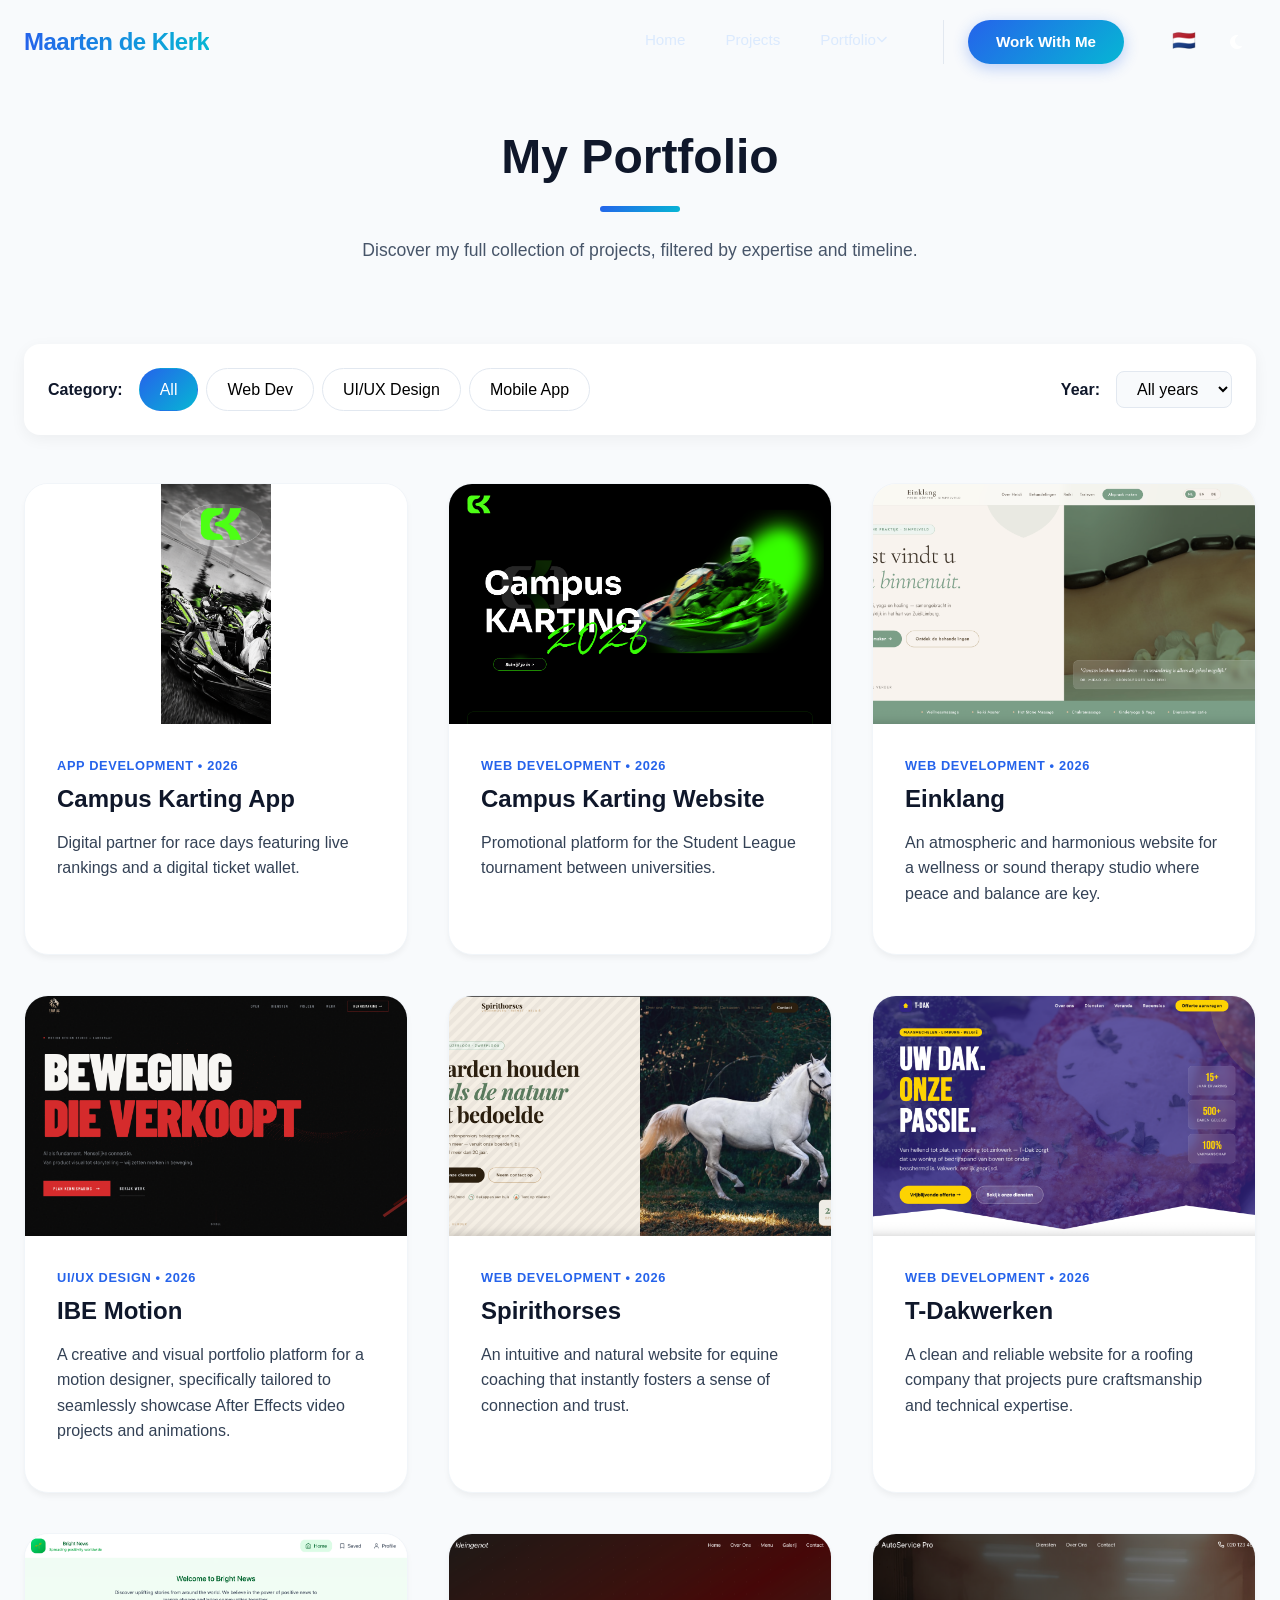
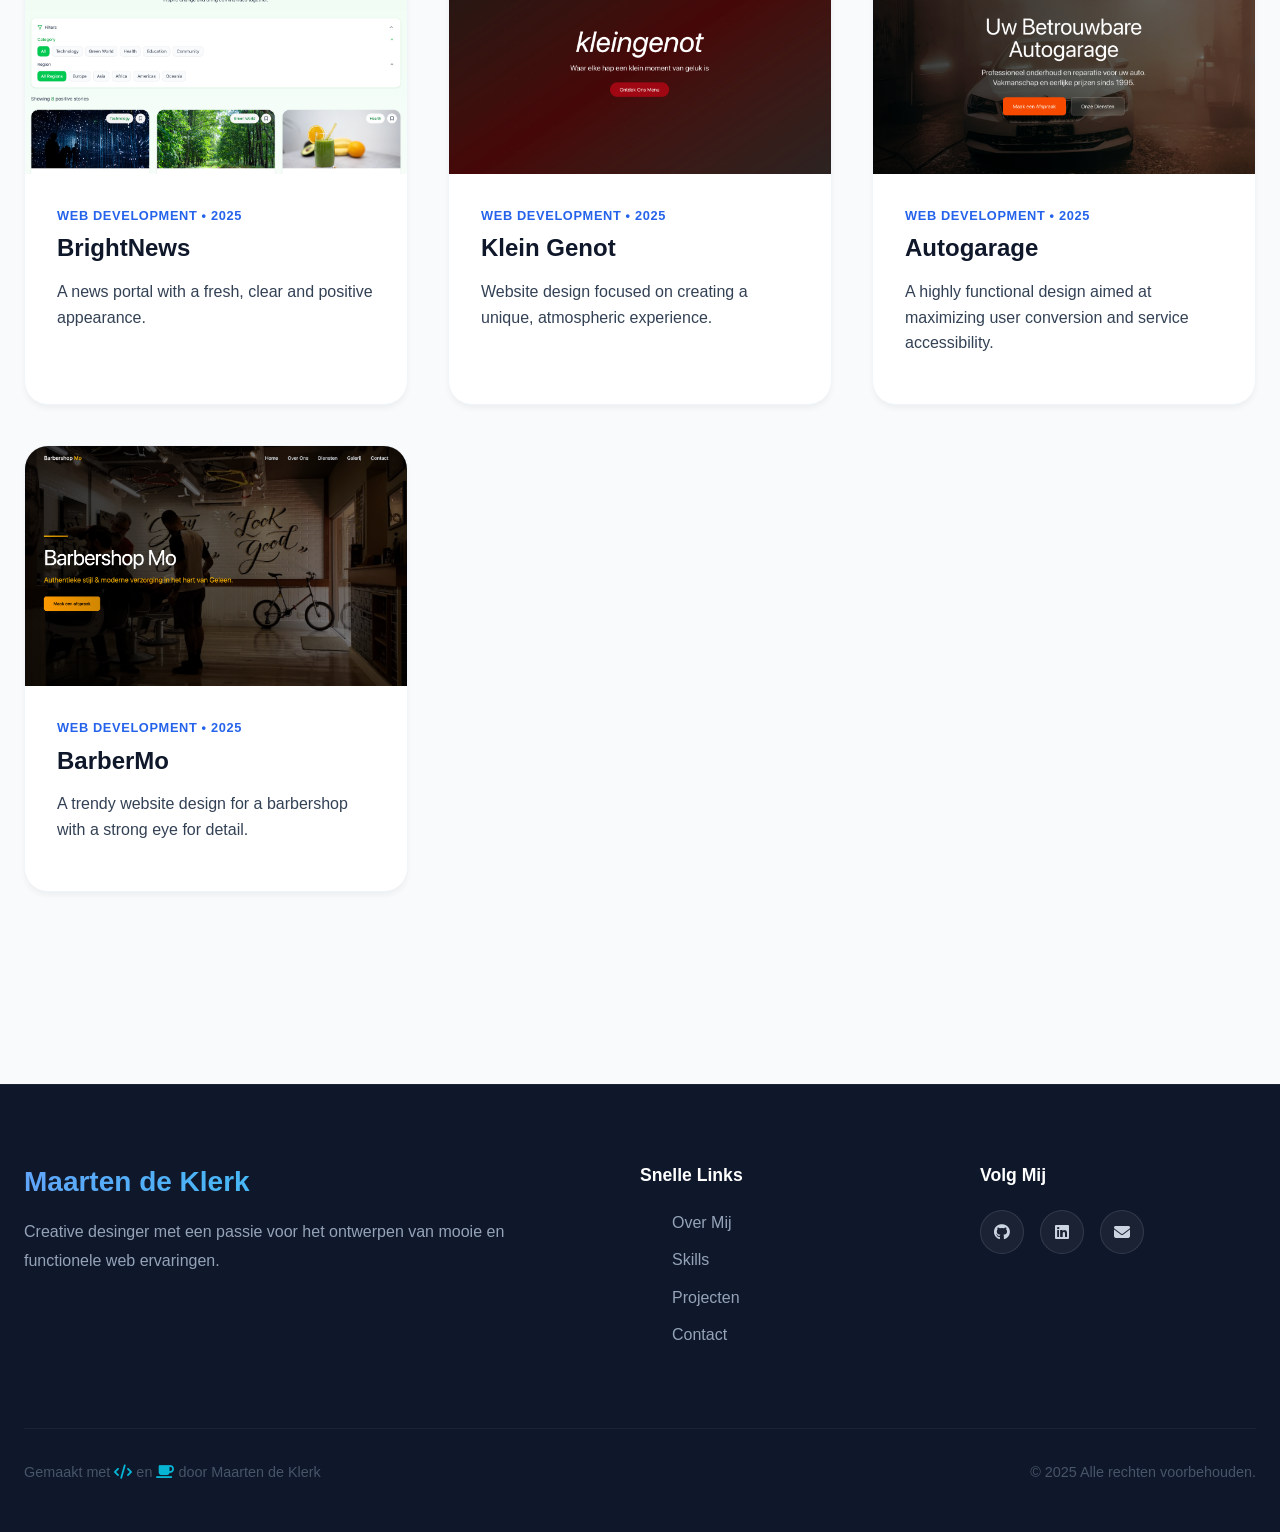
<file: projects-en.html>
<!DOCTYPE html>
<html lang="en">
<head>
    <meta charset="UTF-8">
    <meta name="viewport" content="width=device-width, initial-scale=1">
    <title>Maarten de Klerk | Creative Developer</title>
    <link href="https://cdn.jsdelivr.net/npm/bootstrap@5.3.0/dist/css/bootstrap.min.css" rel="stylesheet">
    <link href="https://cdnjs.cloudflare.com/ajax/libs/font-awesome/6.4.0/css/all.min.css" rel="stylesheet">
    <link rel="stylesheet" href="style.css">
    <link id="favicon" rel="icon" href="data:image/svg+xml,<svg xmlns=%22http://www.w3.org/2000/svg%22 viewBox=%220 0 100 100%22><text y=%22.9em%22 font-size=%2290%22>👋</text></svg>">
</head>
<body class="projects-page">

<nav class="navbar scrolled" id="navbar">
    <div class="nav-container">
        <a href="index-en.html" class="nav-logo">Maarten de Klerk</a>

        <div class="nav-menu" id="navMenu">
            <a href="index-en.html" class="nav-link">Home</a>
            <a href="projects-en.html" class="nav-link">Projects</a>

            <div class="nav-dropdown">
                <a href="#" class="nav-link dropdown-toggle">Portfolio <i class="fas fa-chevron-down" style="font-size: 0.7rem;"></i></a>
                <div class="dropdown-content">
                    <div class="dropdown-inner">
                        <a href="WPL1-Portfolio/WPL1-en.html"><i class="fas fa-folder-open"></i> WPL 1</a>
                        <a href="WPL2-Portfolio/WPL2-en.html"><i class="fas fa-rocket"></i> WPL 2</a>
                    </div>
                </div>
            </div>

            <div class="nav-actions">
                <a href="index-en.html#contact" class="nav-btn">Work With Me</a>
            </div>

            <div class="nav-tools">
                <a href="/WPL2-Portfolio/WPL2-nl.html" class="tool-btn language-toggle" aria-label="Switch to Dutch">
                    <span style="font-size: 1.2rem;">🇳🇱</span>
                </a>
                <button class="tool-btn theme-toggle" aria-label="Toggle Dark Mode">
                    <i class="fas fa-moon"></i>
                </button>
            </div>
        </div>

        <button class="nav-toggle" id="navToggle">
            <i class="fas fa-bars"></i>
        </button>
    </div>
</nav>

<section class="section projects-header">
    <div class="container">
        <div class="section-header">
            <h2 class="section-title">My Portfolio</h2>
            <div class="section-line"></div>
            <p class="section-description">Discover my full collection of projects, filtered by expertise and timeline.</p>
        </div>

        <div class="filter-wrapper">
            <div class="filter-group">
                <span class="filter-label">Category:</span>
                <div class="filter-buttons">
                    <button class="filter-btn active" data-category="all">All</button>
                    <button class="filter-btn" data-category="web">Web Dev</button>
                    <button class="filter-btn" data-category="uiux">UI/UX Design</button>
                    <button class="filter-btn" data-category="mobile">Mobile App</button>
                </div>
            </div>

            <div class="filter-group">
                <span class="filter-label">Year:</span>
                <select id="yearFilter" class="filter-select">
                    <option value="all">All years</option>
                    <option value="2026">2026</option>
                    <option value="2025">2025</option>
                    <option value="2024">2024</option>
                </select>
            </div>
        </div>

        <div class="projects-grid" id="projectsGrid">
            <!-- Campus Karting App -->
            <div class="project-card" data-category="mobile" data-year="2026" onclick="openModal('modal-app')">
                <div class="project-image" style="background-color: #ffffff;">
                    <img src="assets/campuskartingapp.png" alt="Campus Karting App" style="width: 100%; height: 100%; object-fit: contain;">
                    <div class="project-overlay">
                        <span class="project-link"><i class="fas fa-plus"></i></span>
                    </div>
                </div>
                <div class="project-content">
                    <div class="project-category">App Development • 2026</div>
                    <h3>Campus Karting App</h3>
                    <p>Digital partner for race days featuring live rankings and a digital ticket wallet.</p>
                </div>
            </div>

            <!-- Campus Karting Website -->
            <div class="project-card" data-category="web" data-year="2026" onclick="openModal('modal-web')">
                <div class="project-image">
                    <img src="assets/Campus%20karting%20web.png" alt="Campus Karting Website" style="width: 100%; height: 100%; object-fit: cover; object-position: top;">
                    <div class="project-overlay">
                        <span class="project-link"><i class="fas fa-plus"></i></span>
                    </div>
                </div>
                <div class="project-content">
                    <div class="project-category">Web Development • 2026</div>
                    <h3>Campus Karting Website</h3>
                    <p>Promotional platform for the Student League tournament between universities.</p>
                </div>
            </div>

            <!-- OVERLAY / MODAL STRUCTURE -->
            <div id="projectModal" class="modal-overlay">
                <div class="modal-container">
                    <button class="modal-close" onclick="closeModal()">&times;</button>
                    <div id="modalContent" class="modal-body">
                    </div>
                </div>
            </div>

            <!-- Einklang -->
            <div class="project-card" data-category="web" data-year="2026">
                <div class="project-image">
                    <img src="assets/einklang.png" alt="einklang">
                    <div class="project-overlay">
                        <a href="https://einklang-simpelveld.netlify.app/" target="_blank" class="project-link"><i class="fas fa-external-link-alt"></i></a>
                    </div>
                </div>
                <div class="project-content">
                    <div class="project-category">Web Development • 2026</div>
                    <h3>Einklang</h3>
                    <p>An atmospheric and harmonious website for a wellness or sound therapy studio where peace and balance are key.</p>
                </div>
            </div>

            <!-- IBE Motion -->
            <div class="project-card" data-category="uiux" data-year="2026">
                <div class="project-image">
                    <img src="assets/IBE%20motion.png" alt="IBE Motion">
                    <div class="project-overlay">
                        <a href="https://maartendeklerkpxl.github.io/IBEmotion-Bob/" target="_blank" class="project-link"><i class="fas fa-external-link-alt"></i></a>
                    </div>
                </div>
                <div class="project-content">
                    <div class="project-category">UI/UX Design • 2026</div>
                    <h3>IBE Motion</h3>
                    <p>A creative and visual portfolio platform for a motion designer, specifically tailored to seamlessly showcase After Effects video projects and animations.</p>
                </div>
            </div>

            <!-- SpiritHorses -->
            <div class="project-card" data-category="web" data-year="2026">
                <div class="project-image">
                    <img src="assets/spirithorses.png" alt="SpiritHorses">
                    <div class="project-overlay">
                        <a href="https://spirithorses-be.netlify.app/" target="_blank" class="project-link"><i class="fas fa-external-link-alt"></i></a>
                    </div>
                </div>
                <div class="project-content">
                    <div class="project-category">Web Development • 2026</div>
                    <h3>Spirithorses</h3>
                    <p>An intuitive and natural website for equine coaching that instantly fosters a sense of connection and trust.</p>
                </div>
            </div>

            <!-- T-Dakwerken -->
            <div class="project-card" data-category="web" data-year="2026">
                <div class="project-image">
                    <img src="assets/t-dak.png" alt="t-dak">
                    <div class="project-overlay">
                        <a href="https://t-dak.netlify.app/" target="_blank" class="project-link"><i class="fas fa-external-link-alt"></i></a>
                    </div>
                </div>
                <div class="project-content">
                    <div class="project-category">Web Development • 2026</div>
                    <h3>T-Dakwerken</h3>
                    <p>A clean and reliable website for a roofing company that projects pure craftsmanship and technical expertise.</p>
                </div>
            </div>

            <!-- BrightNews -->
            <div class="project-card" data-category="web" data-year="2025">
                <div class="project-image">
                    <img src="assets/brightnews.png" alt="BrightNews">
                    <div class="project-overlay">
                        <a href="https://Brightnews.online" target="_blank" class="project-link"><i class="fas fa-external-link-alt"></i></a>
                    </div>
                </div>
                <div class="project-content">
                    <div class="project-category">Web Development • 2025</div>
                    <h3>BrightNews</h3>
                    <p>A news portal with a fresh, clear and positive appearance.</p>
                </div>
            </div>

            <!-- Klein Genot -->
            <div class="project-card" data-category="web" data-year="2025">
                <div class="project-image">
                    <img src="assets/kleingenot.png" alt="Klein Genot">
                    <div class="project-overlay">
                        <a href="https://fog-shirt-19121318.figma.site" target="_blank" class="project-link"><i class="fas fa-external-link-alt"></i></a>
                    </div>
                </div>
                <div class="project-content">
                    <div class="project-category">Web Development • 2025</div>
                    <h3>Klein Genot</h3>
                    <p>Website design focused on creating a unique, atmospheric experience.</p>
                </div>
            </div>

            <!-- Autogarage -->
            <div class="project-card" data-category="web" data-year="2025">
                <div class="project-image">
                    <img src="assets/autogarage.png" alt="Autogarage">
                    <div class="project-overlay">
                        <a href="https://repair-pager-88175855.figma.site" target="_blank" class="project-link"><i class="fas fa-external-link-alt"></i></a>
                    </div>
                </div>
                <div class="project-content">
                    <div class="project-category">Web Development • 2025</div>
                    <h3>Autogarage</h3>
                    <p>A highly functional design aimed at maximizing user conversion and service accessibility.</p>
                </div>
            </div>

            <!-- BarberMo -->
            <div class="project-card" data-category="web" data-year="2025">
                <div class="project-image">
                    <img src="assets/barbermo.png" alt="BarberMo">
                    <div class="project-overlay">
                        <a href="https://emblem-most-96513317.figma.site" target="_blank" class="project-link"><i class="fas fa-external-link-alt"></i></a>
                    </div>
                </div>
                <div class="project-content">
                    <div class="project-category">Web Development • 2025</div>
                    <h3>BarberMo</h3>
                    <p>A trendy website design for a barbershop with a strong eye for detail.</p>
                </div>
            </div>

        </div>

</section>
<footer class="footer">
    <div class="container">
        <div class="footer-content">
            <div class="footer-col">
                <h3 class="footer-title">Maarten de Klerk</h3>
                <p>Creative desinger met een passie voor het ontwerpen van mooie en functionele web ervaringen.</p>
            </div>

            <div class="footer-col">
                <h4>Snelle Links</h4>
                <ul class="footer-links">
                    <li><a href="#about">Over Mij</a></li>
                    <li><a href="#skills">Skills</a></li>
                    <li><a href="#projects">Projecten</a></li>
                    <li><a href="#contact">Contact</a></li>
                </ul>
            </div>

            <div class="footer-col">
                <h4>Volg Mij</h4>
                <div class="footer-social">
                    <a href="https://github.com/MaartenDeKlerkPXL" target="_blank" rel="noopener" class="footer-social-link"><i class="fab fa-github"></i></a>
                    <a href="https://www.linkedin.com/in/maarten-deklerk0123/" target="_blank" rel="noopener" class="footer-social-link"><i class="fab fa-linkedin"></i></a>
                    <a href="mailto:maarten.deklerk@student.pxl.be" class="footer-social-link"><i class="fas fa-envelope"></i></a>
                </div>
            </div>
        </div>

        <div class="footer-bottom">
            <p>Gemaakt met <i class="fas fa-code"></i> en <i class="fas fa-coffee"></i> door Maarten de Klerk</p>
            <p>© 2025 Alle rechten voorbehouden.</p>
        </div>
    </div>
</footer>
<script src="script.js"></script>
</body>
</html>

<!--4.3 final 1.0 commit-->
</file>
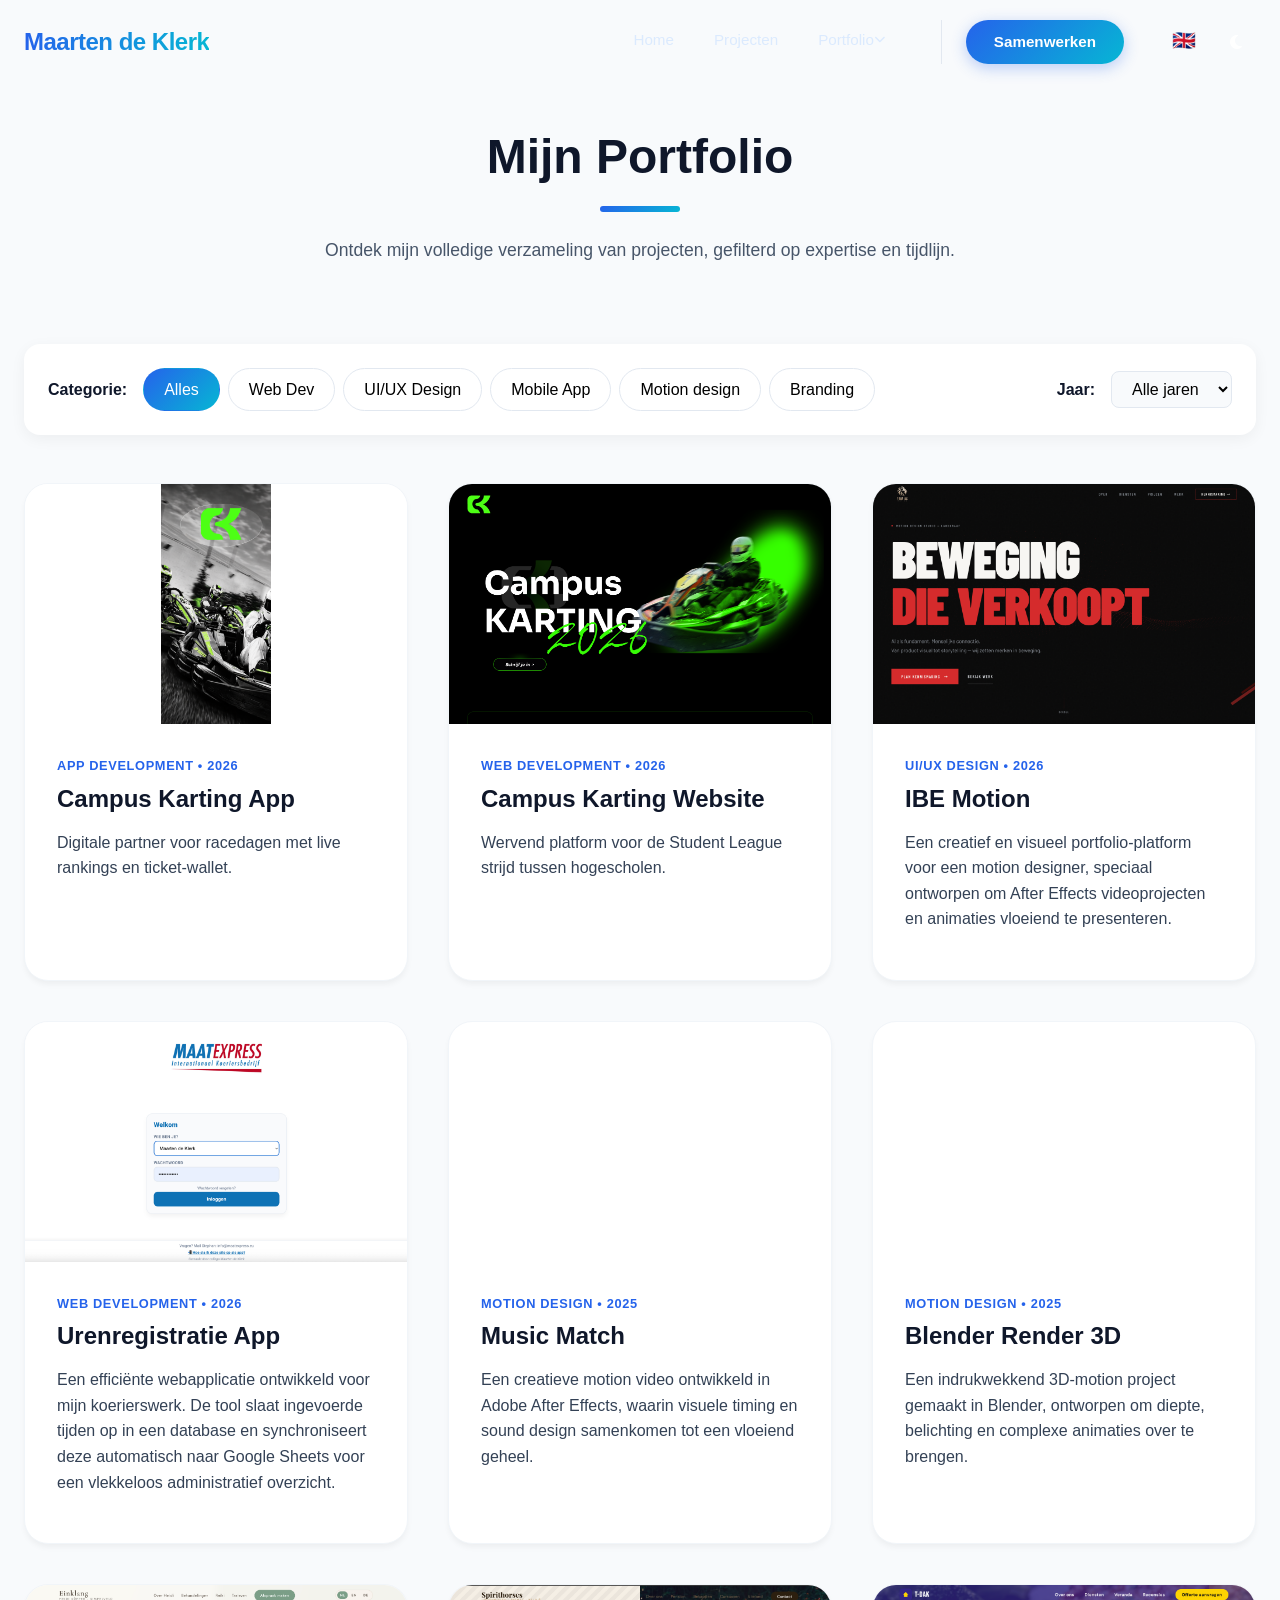
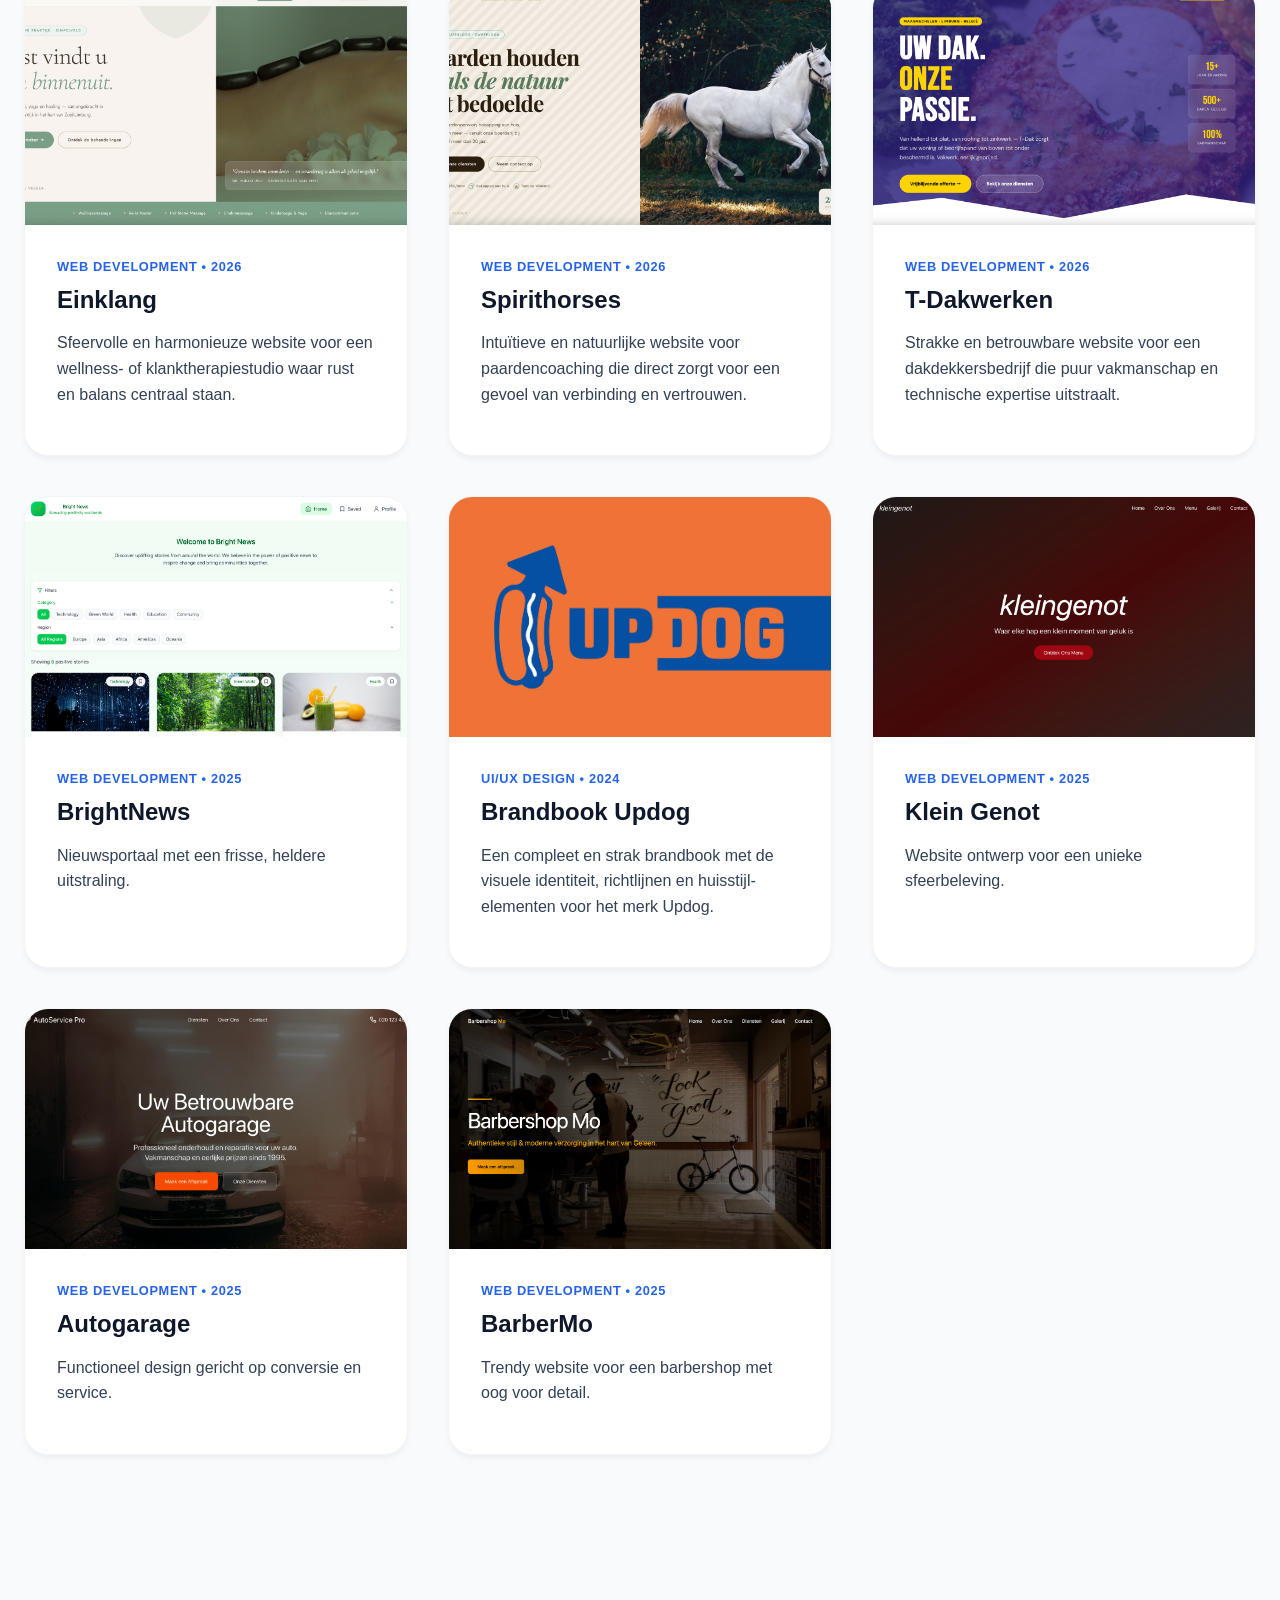
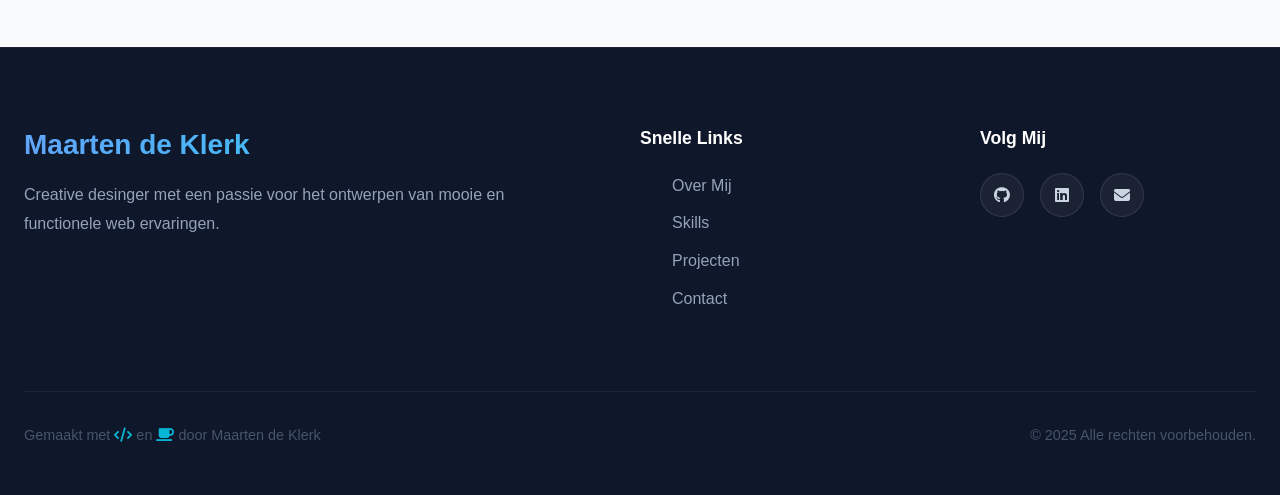
<file: projects.html>
<!DOCTYPE html>
<html lang="nl">
<head>
    <meta charset="UTF-8">
    <meta name="viewport" content="width=device-width, initial-scale=1">
    <title>Maarten de Klerk | Creative Developer</title>
    <link href="https://cdn.jsdelivr.net/npm/bootstrap@5.3.0/dist/css/bootstrap.min.css" rel="stylesheet">
    <link href="https://cdnjs.cloudflare.com/ajax/libs/font-awesome/6.4.0/css/all.min.css" rel="stylesheet">
    <link rel="stylesheet" href="style.css">
    <link id="favicon" rel="icon" href="data:image/svg+xml,<svg xmlns=%22http://www.w3.org/2000/svg%22 viewBox=%220 0 100 100%22><text y=%22.9em%22 font-size=%2290%22>👋</text></svg>">
</head>
<body class="projects-page">

<nav class="navbar scrolled" id="navbar">
    <div class="nav-container">
        <a href="index.html" class="nav-logo">Maarten de Klerk</a>

        <div class="nav-menu" id="navMenu">
            <a href="index.html" class="nav-link">Home</a>
            <a href="projects.html" class="nav-link">Projecten</a>

            <div class="nav-dropdown">
                <a href="#" class="nav-link dropdown-toggle">Portfolio <i class="fas fa-chevron-down" style="font-size: 0.7rem;"></i></a>
                <div class="dropdown-content">
                    <div class="dropdown-inner">
                        <a href="WPL1-Portfolio/WPL1-nl.html"><i class="fas fa-folder-open"></i> WPL 1</a>
                        <a href="WPL2-Portfolio/WPL2-nl.html"><i class="fas fa-rocket"></i> WPL 2</a>
                    </div>
                </div>
            </div>

            <div class="nav-actions">
                <a href="index.html#contact" class="nav-btn">Samenwerken</a>
            </div>

            <div class="nav-tools">
                <a href="WPL2-Portfolio/WPL2-nl.html" class="tool-btn language-toggle" aria-label="Switch to English">
                    <span style="font-size: 1.2rem;">🇬🇧</span>
                </a>
                <button class="tool-btn theme-toggle" aria-label="Toggle Dark Mode">
                    <i class="fas fa-moon"></i>
                </button>
            </div>
        </div>

        <button class="nav-toggle" id="navToggle">
            <i class="fas fa-bars"></i>
        </button>
    </div>
</nav>

<section class="section projects-header">
    <div class="container">
        <div class="section-header">
            <h2 class="section-title">Mijn Portfolio</h2>
            <div class="section-line"></div>
            <p class="section-description">Ontdek mijn volledige verzameling van projecten, gefilterd op expertise en tijdlijn.</p>
        </div>

        <div class="filter-wrapper">
            <div class="filter-group">
                <span class="filter-label">Categorie:</span>
                <div class="filter-buttons">
                    <button class="filter-btn active" data-category="all">Alles</button>
                    <button class="filter-btn" data-category="web">Web Dev</button>
                    <button class="filter-btn" data-category="uiux">UI/UX Design</button>
                    <button class="filter-btn" data-category="mobile">Mobile App</button>
                    <button class="filter-btn" data-category="Motion">Motion design</button>
                    <button class="filter-btn" data-category="Branding">Branding</button>
                </div>
            </div>

            <div class="filter-group">
                <span class="filter-label">Jaar:</span>
                <select id="yearFilter" class="filter-select">
                    <option value="all">Alle jaren</option>
                    <option value="2026">2026</option>
                    <option value="2025">2025</option>
                    <option value="2024">2024</option>
                </select>
            </div>
        </div>

        <div class="projects-grid" id="projectsGrid">
            <!-- campus karting app -->
            <div class="project-card" data-category="mobile" data-year="2026" onclick="openModal('modal-app')">
                <div class="project-image" style="background-color: #ffffff;">
                    <img src="assets/campuskartingapp.png" alt="Campus Karting App" style="width: 100%; height: 100%; object-fit: contain;">
                    <div class="project-overlay">
                        <span class="project-link"><i class="fas fa-plus"></i></span>
                    </div>
                </div>
                <div class="project-content">
                    <div class="project-category">App Development • 2026</div>
                    <h3>Campus Karting App</h3>
                    <p>Digitale partner voor racedagen met live rankings en ticket-wallet.</p>
                </div>
            </div>

            <!-- campus karting web -->
            <div class="project-card" data-category="web" data-year="2026" onclick="openModal('modal-web')">
                <div class="project-image">
                    <img src="assets/Campus%20karting%20web.png" alt="Campus Karting Website" style="width: 100%; height: 100%; object-fit: cover; object-position: top;">
                    <div class="project-overlay">
                        <span class="project-link"><i class="fas fa-plus"></i></span>
                    </div>
                </div>
                <div class="project-content">
                    <div class="project-category">Web Development • 2026</div>
                    <h3>Campus Karting Website</h3>
                    <p>Wervend platform voor de Student League strijd tussen hogescholen.</p>
                </div>
            </div>

            <div id="projectModal" class="modal-overlay">
                <div class="modal-container">
                    <button class="modal-close" onclick="closeModal()">&times;</button>
                    <div id="modalContent" class="modal-body">
                    </div>
                </div>
            </div>
            <!-- IBE Motion (Gecorrigeerd van Einklang naar juiste titel en tekst) -->
            <div class="project-card" data-category="uiux" data-year="2026">
                <div class="project-image">
                    <img src="assets/IBE%20motion.png" alt="IBE Motion">
                    <div class="project-overlay">
                        <a href="https://maartendeklerkpxl.github.io/IBEmotion-Bob/" target="_blank" class="project-link"><i class="fas fa-external-link-alt"></i></a>
                    </div>
                </div>
                <div class="project-content">
                    <div class="project-category">UI/UX Design • 2026</div>
                    <h3>IBE Motion</h3>
                    <p>Een creatief en visueel portfolio-platform voor een motion designer, speciaal ontworpen om After Effects videoprojecten en animaties vloeiend te presenteren.</p>
                </div>
            </div>
            <div class="project-card" data-category="web" data-year="2026">
                <div class="project-image">
                    <img src="assets/uren-invuller.png" alt="Uren Invuller">
                    <div class="project-overlay">
                        <a href="https://maartendeklerkpxl.github.io/uren-invuller/" target="_blank" class="project-link"><i class="fas fa-external-link-alt"></i></a>
                    </div>
                </div>
                <div class="project-content">
                    <div class="project-category">Web Development • 2026</div>
                    <h3>Urenregistratie App</h3>
                    <p>Een efficiënte webapplicatie ontwikkeld voor mijn koerierswerk. De tool slaat ingevoerde tijden op in een database en synchroniseert deze automatisch naar Google Sheets voor een vlekkeloos administratief overzicht.</p>
                </div>
            </div>
            <!-- Motion Video 1: Music Match (After Effects) -->
            <div class="project-card" data-category="Motion" data-year="2025" onclick="openVideoModal('assets/DeKlerkMaartenMusicMatch.mp4', 'Music Match', 'Een dynamische en ritmische animatie geproduceerd in After Effects, gericht op naadloze transitie-effecten en audio-synchronisatie.')">
                <div class="project-image">
                    <video src="assets/DeKlerkMaartenMusicMatch.mp4" muted autoplay loop playsinline style="width: 100%; height: 100%; object-fit: cover;"></video>
                    <div class="project-overlay">
                        <span class="project-link"><i class="fas fa-plus"></i></span>
                    </div>
                </div>
                <div class="project-content">
                    <div class="project-category">Motion Design • 2025</div>
                    <h3>Music Match</h3>
                    <p>Een creatieve motion video ontwikkeld in Adobe After Effects, waarin visuele timing en sound design samenkomen tot een vloeiend geheel.</p>
                </div>
            </div>

            <!-- Motion Video 2: 0000-0449 (Blender) -->
            <div class="project-card" data-category="Motion" data-year="2025" onclick="openVideoModal('assets/0000-0449.mp4', 'Blender Render 3D', 'Een geavanceerd 3D-animatieproject gerealiseerd in Blender, gefocust op realistische belichting, physics simulaties en cinematografische camerabewegingen.')">
                <div class="project-image">
                    <video src="assets/0000-0449.mp4" muted autoplay loop playsinline style="width: 100%; height: 100%; object-fit: cover;"></video>
                    <div class="project-overlay">
                        <span class="project-link"><i class="fas fa-plus"></i></span>
                    </div>
                </div>
                <div class="project-content">
                    <div class="project-category">Motion Design • 2025</div>
                    <h3>Blender Render 3D</h3>
                    <p>Een indrukwekkend 3D-motion project gemaakt in Blender, ontworpen om diepte, belichting en complexe animaties over te brengen.</p>
                </div>
            </div>
            <!-- Einklang -->
            <div class="project-card" data-category="web" data-year="2026">
                <div class="project-image">
                    <img src="assets/einklang.png" alt="einklang">
                    <div class="project-overlay">
                        <a href="https://einklang-simpelveld.netlify.app/" target="_blank" class="project-link"><i class="fas fa-external-link-alt"></i></a>
                    </div>
                </div>
                <div class="project-content">
                    <div class="project-category">Web Development • 2026</div>
                    <h3>Einklang</h3>
                    <p>Sfeervolle en harmonieuze website voor een wellness- of klanktherapiestudio waar rust en balans centraal staan.</p>
                </div>
            </div>

            <!-- SpiritHorses -->
            <div class="project-card" data-category="web" data-year="2026">
                <div class="project-image">
                    <img src="assets/spirithorses.png" alt="SpiritHorses">
                    <div class="project-overlay">
                        <a href="https://spirithorses-be.netlify.app/" target="_blank" class="project-link"><i class="fas fa-external-link-alt"></i></a>
                    </div>
                </div>
                <div class="project-content">
                    <div class="project-category">Web Development • 2026</div>
                    <h3>Spirithorses</h3>
                    <p>Intuïtieve en natuurlijke website voor paardencoaching die direct zorgt voor een gevoel van verbinding en vertrouwen.</p>
                </div>
            </div>

            <!-- T-Dakwerken -->
            <div class="project-card" data-category="web" data-year="2026">
                <div class="project-image">
                    <img src="assets/t-dak.png" alt="t-dak">
                    <div class="project-overlay">
                        <a href="https://t-dak.netlify.app/" target="_blank" class="project-link"><i class="fas fa-external-link-alt"></i></a>
                    </div>
                </div>
                <div class="project-content">
                    <div class="project-category">Web Development • 2026</div>
                    <h3>T-Dakwerken</h3>
                    <p>Strakke en betrouwbare website voor een dakdekkersbedrijf die puur vakmanschap en technische expertise uitstraalt.</p>
                </div>
            </div>

            <!-- BrightNews -->
            <div class="project-card" data-category="web" data-year="2025">
                <div class="project-image">
                    <img src="assets/brightnews.png" alt="BrightNews">
                    <div class="project-overlay">
                        <a href="https://Brightnews.online" target="_blank" class="project-link"><i class="fas fa-external-link-alt"></i></a>
                    </div>
                </div>
                <div class="project-content">
                    <div class="project-category">Web Development • 2025</div>
                    <h3>BrightNews</h3>
                    <p>Nieuwsportaal met een frisse, heldere uitstraling.</p>
                </div>
            </div>
            <div class="project-card" data-category="Branding" data-year="2024">
                <div class="project-image">
                    <img src="assets/Brandbook%20Updog.jpg" alt="Brandbook Updog">
                    <div class="project-overlay">
                        <a href="assets/Brandbook%20Updog.pdf" target="_blank" class="project-link"><i class="fas fa-external-link-alt"></i></a>
                    </div>
                </div>
                <div class="project-content">
                    <div class="project-category">UI/UX Design • 2024</div>
                    <h3>Brandbook Updog</h3>
                    <p>Een compleet en strak brandbook met de visuele identiteit, richtlijnen en huisstijl-elementen voor het merk Updog.</p>
                </div>
            </div>

            <!-- Klein Genot -->
            <div class="project-card" data-category="web" data-year="2025">
                <div class="project-image">
                    <img src="assets/kleingenot.png" alt="Klein Genot">
                    <div class="project-overlay">
                        <a href="https://fog-shirt-19121318.figma.site" target="_blank" class="project-link"><i class="fas fa-external-link-alt"></i></a>
                    </div>
                </div>
                <div class="project-content">
                    <div class="project-category">Web Development • 2025</div>
                    <h3>Klein Genot</h3>
                    <p>Website ontwerp voor een unieke sfeerbeleving.</p>
                </div>
            </div>

            <!-- Autogarage -->
            <div class="project-card" data-category="web" data-year="2025">
                <div class="project-image">
                    <img src="assets/autogarage.png" alt="Autogarage">
                    <div class="project-overlay">
                        <a href="https://repair-pager-88175855.figma.site" target="_blank" class="project-link"><i class="fas fa-external-link-alt"></i></a>
                    </div>
                </div>
                <div class="project-content">
                    <div class="project-category">Web Development • 2025</div>
                    <h3>Autogarage</h3>
                    <p>Functioneel design gericht op conversie en service.</p>
                </div>
            </div>

            <!-- BarberMo -->
            <div class="project-card" data-category="web" data-year="2025">
                <div class="project-image">
                    <img src="assets/barbermo.png" alt="BarberMo">
                    <div class="project-overlay">
                        <a href="https://emblem-most-96513317.figma.site" target="_blank" class="project-link"><i class="fas fa-external-link-alt"></i></a>
                    </div>
                </div>
                <div class="project-content">
                    <div class="project-category">Web Development • 2025</div>
                    <h3>BarberMo</h3>
                    <p>Trendy website voor een barbershop met oog voor detail.</p>
                </div>
            </div>
        </div>

</section>

<footer class="footer">
    <div class="container">
        <div class="footer-content">
            <div class="footer-col">
                <h3 class="footer-title">Maarten de Klerk</h3>
                <p>Creative desinger met een passie voor het ontwerpen van mooie en functionele web ervaringen.</p>
            </div>

            <div class="footer-col">
                <h4>Snelle Links</h4>
                <ul class="footer-links">
                    <li><a href="#about">Over Mij</a></li>
                    <li><a href="#skills">Skills</a></li>
                    <li><a href="#projects">Projecten</a></li>
                    <li><a href="#contact">Contact</a></li>
                </ul>
            </div>

            <div class="footer-col">
                <h4>Volg Mij</h4>
                <div class="footer-social">
                    <a href="https://github.com/MaartenDeKlerkPXL" target="_blank" rel="noopener" class="footer-social-link"><i class="fab fa-github"></i></a>
                    <a href="https://www.linkedin.com/in/maarten-deklerk0123/" target="_blank" rel="noopener" class="footer-social-link"><i class="fab fa-linkedin"></i></a>
                    <a href="mailto:maarten.deklerk@student.pxl.be" class="footer-social-link"><i class="fas fa-envelope"></i></a>
                </div>
            </div>
        </div>

        <div class="footer-bottom">
            <p>Gemaakt met <i class="fas fa-code"></i> en <i class="fas fa-coffee"></i> door Maarten de Klerk</p>
            <p>© 2025 Alle rechten voorbehouden.</p>
        </div>
    </div>
</footer>

<script src="script.js"></script>
</body>
</html>

<!--4.3 final 1.0 commit-->
</file>
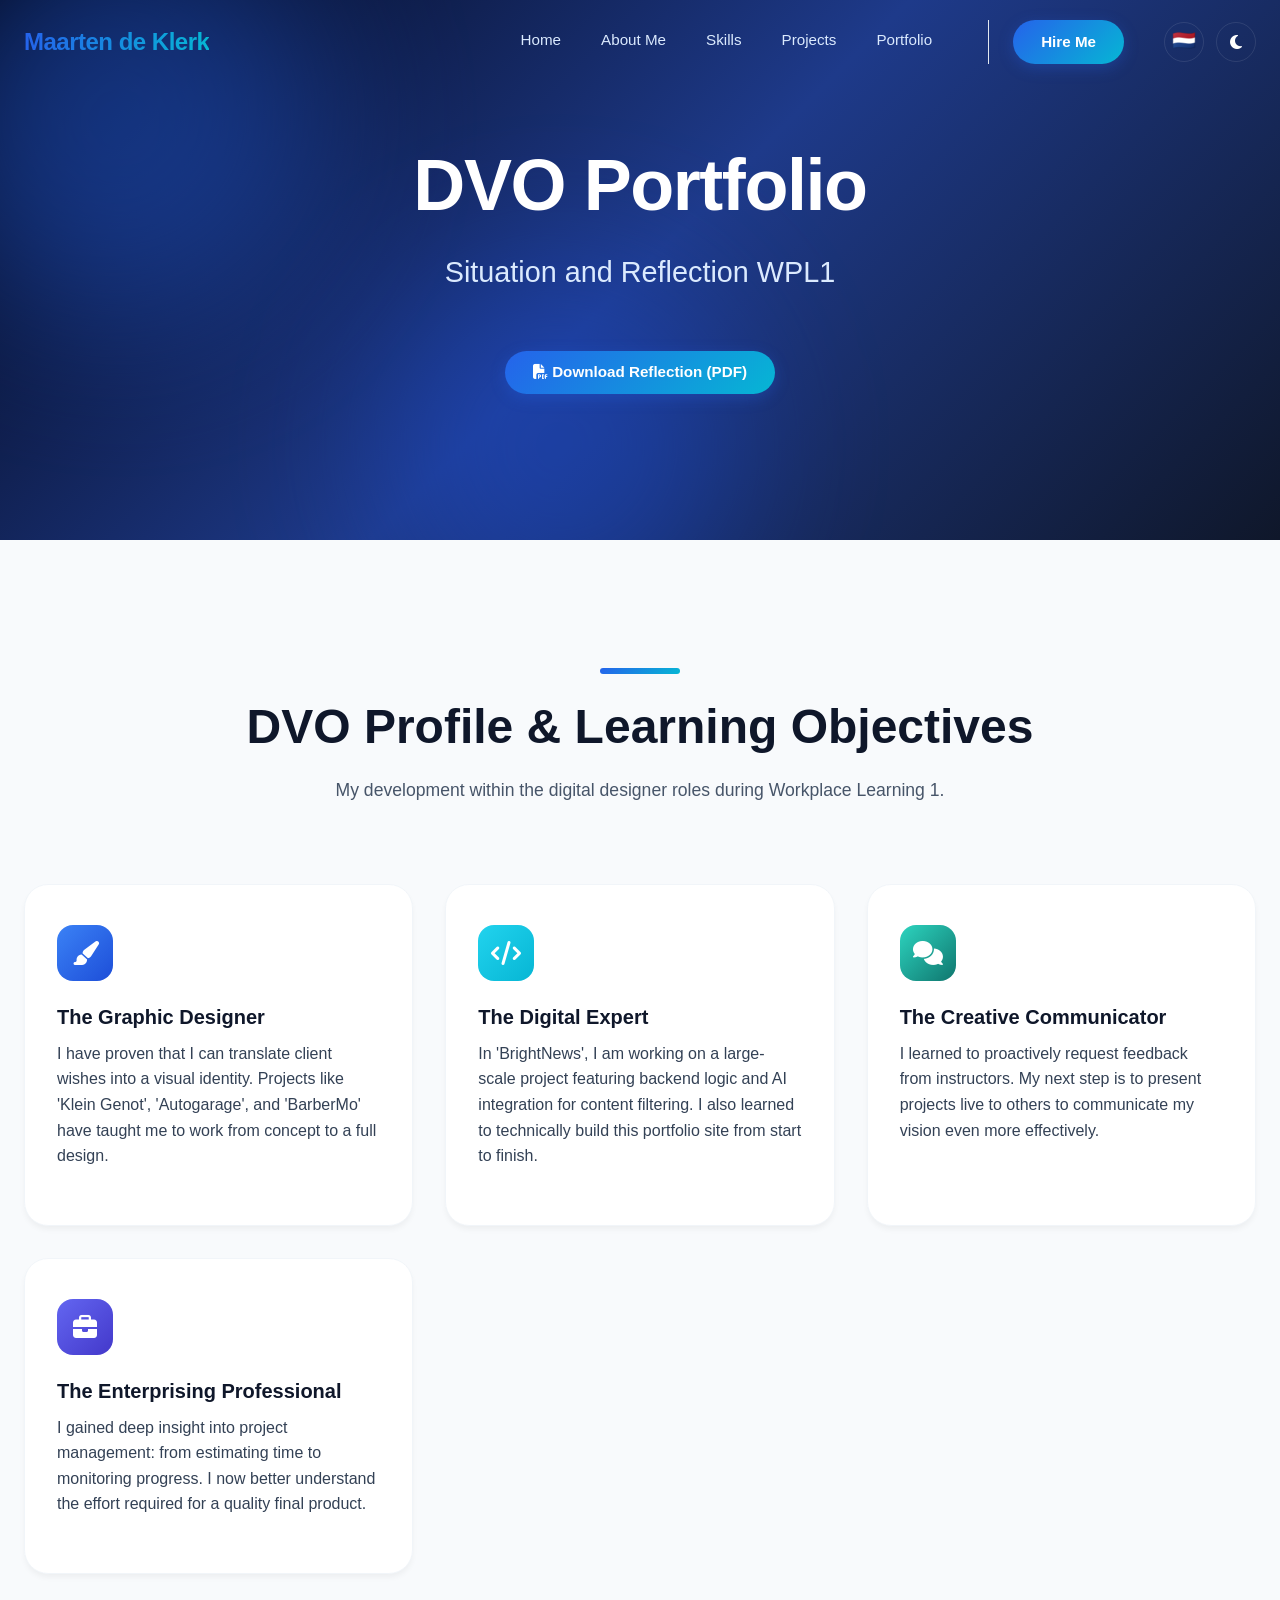
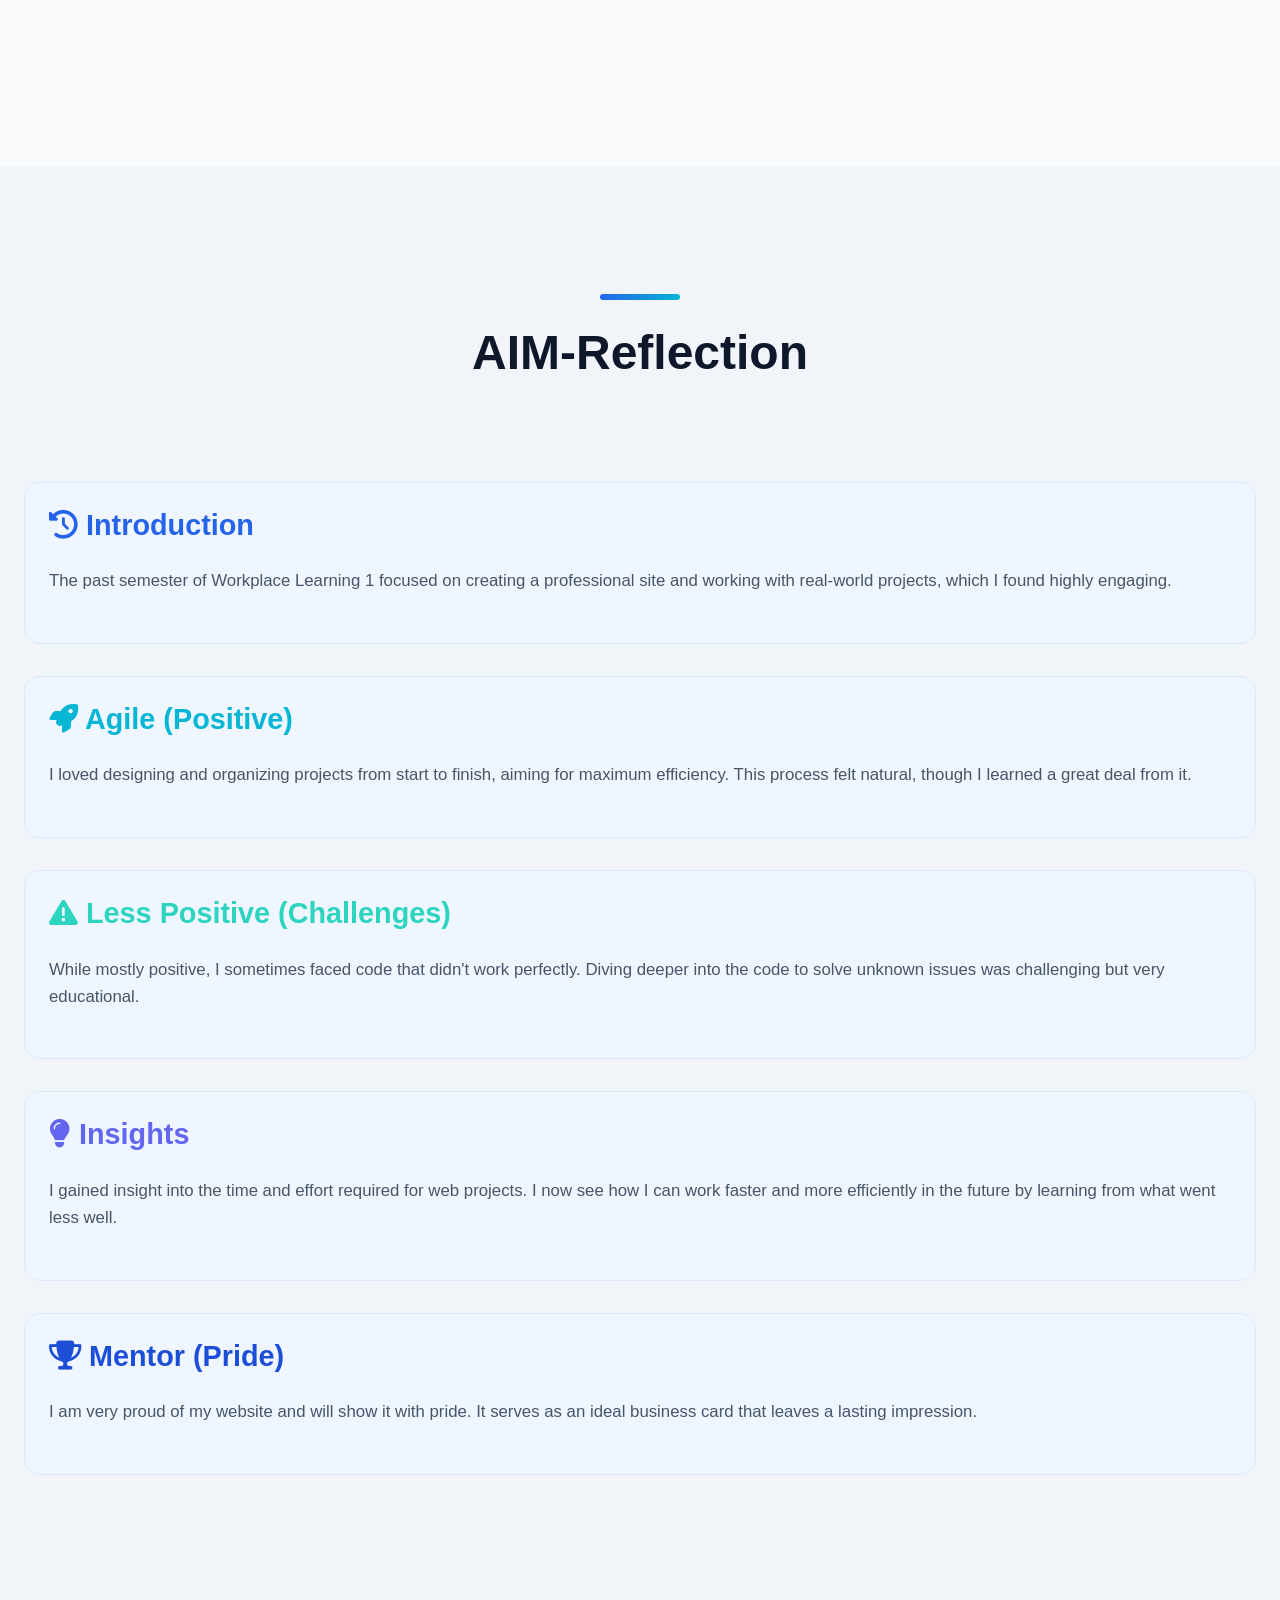
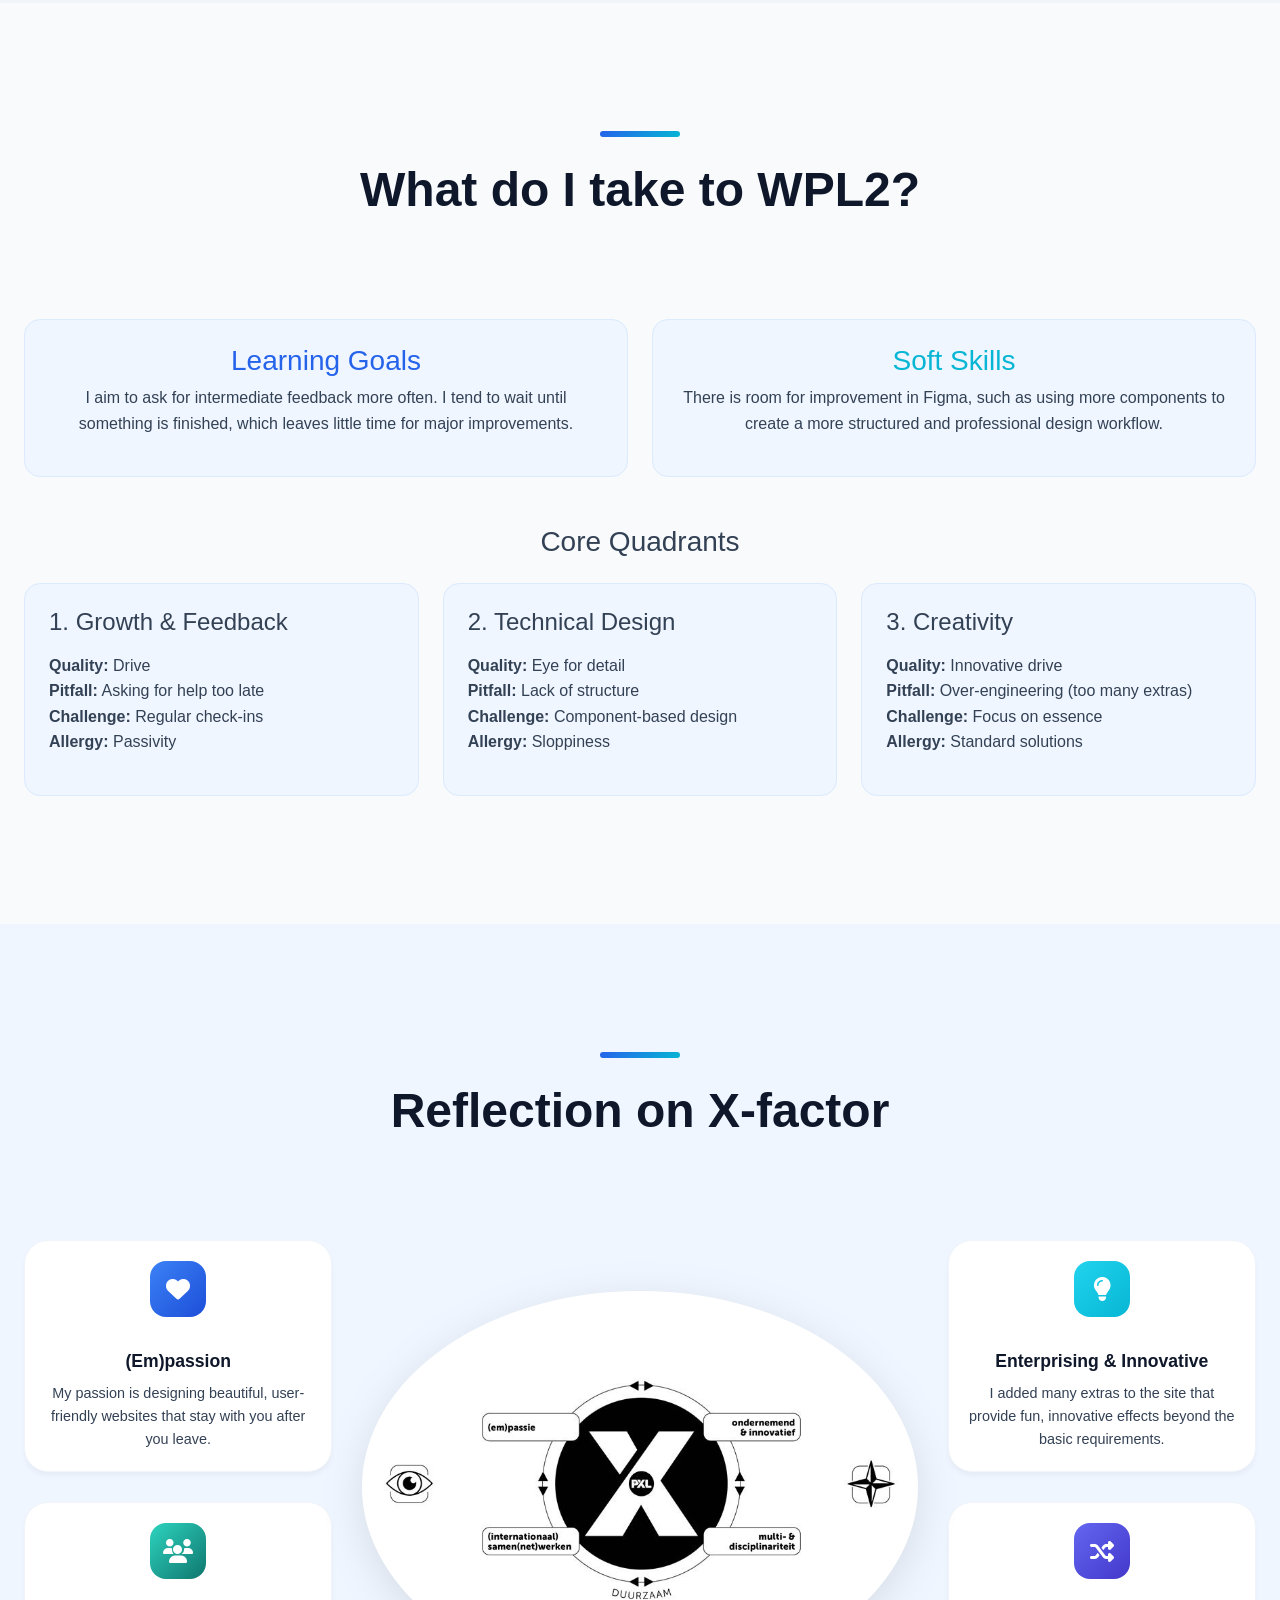
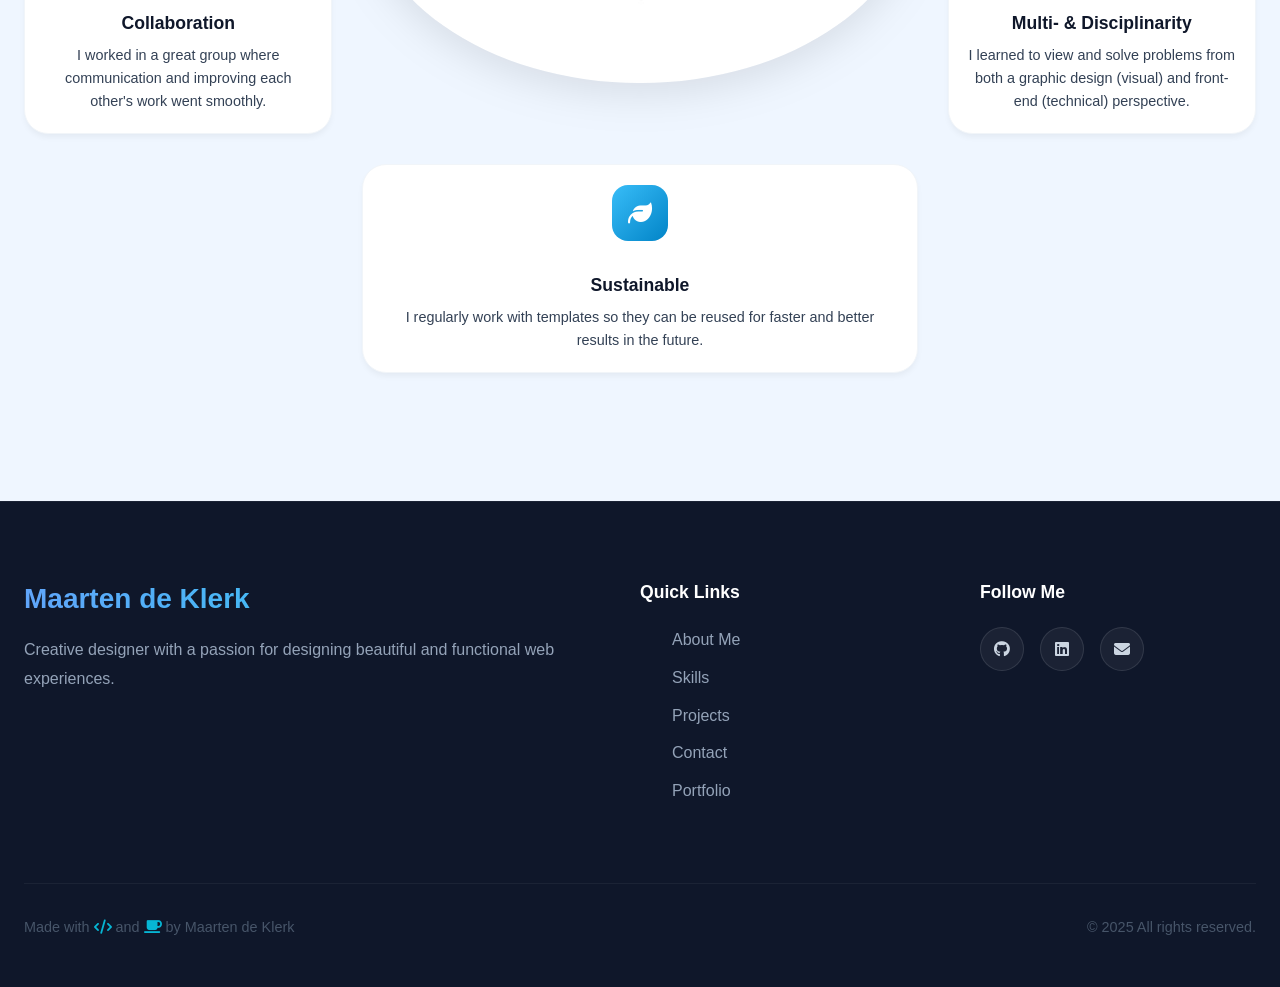
<file: portfolio-pagina/index-portfolio-en.html>
<!DOCTYPE html>
<html lang="en">
<head>
    <meta charset="UTF-8">
    <meta name="viewport" content="width=device-width, initial-scale=1.0">
    <title>DVO Portfolio | Maarten de Klerk</title>

    <link href="https://cdn.jsdelivr.net/npm/bootstrap@5.3.0/dist/css/bootstrap.min.css" rel="stylesheet">
    <link href="https://cdnjs.cloudflare.com/ajax/libs/font-awesome/6.4.0/css/all.min.css" rel="stylesheet">

    <link rel="stylesheet" href="../style.css">
    <link href="https://unpkg.com/aos@2.3.1/dist/aos.css" rel="stylesheet">
    <link id="favicon" rel="icon" href="data:image/svg+xml,<svg xmlns=%22http://www.w3.org/2000/svg%22 viewBox=%220 0 100 100%22><text y=%22.9em%22 font-size=%2290%22>👋</text></svg>">
</head>
<body class="portfolio-page">

<nav class="navbar" id="navbar">
    <div class="nav-container">
        <a href="../index-en.html" class="nav-logo">Maarten de Klerk</a>

        <div class="nav-menu" id="navMenu">
            <a href="../index-en.html#home" class="nav-link">Home</a>
            <a href="../index-en.html#about" class="nav-link">About Me</a>
            <a href="../index-en.html#skills" class="nav-link">Skills</a>
            <a href="../projects-en.html" class="nav-link">Projects</a>
            <a href="index-portfolio-en.html" class="nav-link active">Portfolio</a>

            <div class="nav-actions">
                <a href="../index-en.html#contact" class="nav-btn">Hire Me</a>
            </div>

            <div class="nav-tools">
                <a href="index-portfolio-nl.html" class="tool-btn language-toggle" aria-label="Switch to Dutch">
                    <span style="font-size: 1.2rem;">🇳🇱</span>
                </a>
                <button class="tool-btn theme-toggle" aria-label="Toggle Dark Mode">
                    <i class="fas fa-moon"></i>
                </button>
            </div>
        </div>

        <button class="nav-toggle" id="navToggle">
            <i class="fas fa-bars"></i>
        </button>
    </div>
</nav>

<header class="hero" style="min-height: 60vh;">
    <div class="hero-bg">
        <div class="blob blob-1"></div>
        <div class="blob blob-3"></div>
    </div>
    <div class="hero-content">
        <h1 class="hero-title" data-aos="fade-up">DVO Portfolio</h1>
        <p class="hero-subtitle" data-aos="fade-up" data-aos-delay="100">Situation and Reflection WPL1</p>
        <a href="../assets/Portfolio DVO- Situering & Eindreflectie WPL1.pdf" download class="nav-btn mt-4" data-aos="fade-up" data-aos-delay="200" style="text-decoration: none; display: inline-block;">
            <i class="fas fa-file-pdf"></i> Download Reflection (PDF)
        </a>
    </div>
</header>

<section class="section">
    <div class="container">
        <div class="section-header">
            <div class="section-line"></div>
            <h2 class="section-title">DVO Profile & Learning Objectives</h2>
            <p class="section-description">My development within the digital designer roles during Workplace Learning 1.</p>
        </div>

        <div class="skills-grid">
            <div class="skill-card" data-aos="fade-up">
                <div class="skill-icon icon-primary-blue"><i class="fas fa-paint-brush"></i></div>
                <h3>The Graphic Designer</h3>
                <p>I have proven that I can translate client wishes into a visual identity. Projects like 'Klein Genot', 'Autogarage', and 'BarberMo' have taught me to work from concept to a full design.</p>
                <div class="skill-bar"></div>
            </div>

            <div class="skill-card" data-aos="fade-up" data-aos-delay="100">
                <div class="skill-icon icon-cyan"><i class="fas fa-code"></i></div>
                <h3>The Digital Expert</h3>
                <p>In 'BrightNews', I am working on a large-scale project featuring backend logic and AI integration for content filtering. I also learned to technically build this portfolio site from start to finish.</p>
                <div class="skill-bar"></div>
            </div>

            <div class="skill-card" data-aos="fade-up" data-aos-delay="200">
                <div class="skill-icon icon-teal"><i class="fas fa-comments"></i></div>
                <h3>The Creative Communicator</h3>
                <p>I learned to proactively request feedback from instructors. My next step is to present projects live to others to communicate my vision even more effectively.</p>
                <div class="skill-bar"></div>
            </div>

            <div class="skill-card" data-aos="fade-up" data-aos-delay="300">
                <div class="skill-icon icon-indigo"><i class="fas fa-briefcase"></i></div>
                <h3>The Enterprising Professional</h3>
                <p>I gained deep insight into project management: from estimating time to monitoring progress. I now better understand the effort required for a quality final product.</p>
                <div class="skill-bar"></div>
            </div>
        </div>
    </div>
</section>

<section class="section" style="background: var(--gray-100);">
    <div class="container">
        <div class="section-header">
            <div class="section-line"></div>
            <h2 class="section-title">AIM-Reflection</h2>
        </div>

        <div class="about-text">
            <div class="stat-card" style="margin-bottom: 2rem; text-align: left;">
                <h3 style="color: var(--blue-600);"><i class="fas fa-history"></i> Introduction</h3>
                <p>The past semester of Workplace Learning 1 focused on creating a professional site and working with real-world projects, which I found highly engaging.</p>
            </div>

            <div class="stat-card" style="margin-bottom: 2rem; text-align: left;">
                <h3 style="color: var(--cyan-500);"><i class="fas fa-rocket"></i> Agile (Positive)</h3>
                <p>I loved designing and organizing projects from start to finish, aiming for maximum efficiency. This process felt natural, though I learned a great deal from it.</p>
            </div>

            <div class="stat-card" style="margin-bottom: 2rem; text-align: left;">
                <h3 style="color: var(--teal-400);"><i class="fas fa-exclamation-triangle"></i> Less Positive (Challenges)</h3>
                <p>While mostly positive, I sometimes faced code that didn't work perfectly. Diving deeper into the code to solve unknown issues was challenging but very educational.</p>
            </div>

            <div class="stat-card" style="margin-bottom: 2rem; text-align: left;">
                <h3 style="color: var(--indigo-500);"><i class="fas fa-lightbulb"></i> Insights</h3>
                <p>I gained insight into the time and effort required for web projects. I now see how I can work faster and more efficiently in the future by learning from what went less well.</p>
            </div>

            <div class="stat-card" style="text-align: left;">
                <h3 style="color: var(--blue-700);"><i class="fas fa-trophy"></i> Mentor (Pride)</h3>
                <p>I am very proud of my website and will show it with pride. It serves as an ideal business card that leaves a lasting impression.</p>
            </div>
        </div>
    </div>
</section>

<section class="section">
    <div class="container">
        <div class="section-header">
            <div class="section-line"></div>
            <h2 class="section-title">What do I take to WPL2?</h2>
        </div>

        <div class="row g-4 mb-5">
            <div class="col-md-6">
                <div class="stat-card h-100">
                    <h3 style="color: var(--blue-600);">Learning Goals</h3>
                    <p>I aim to ask for intermediate feedback more often. I tend to wait until something is finished, which leaves little time for major improvements.</p>
                </div>
            </div>
            <div class="col-md-6">
                <div class="stat-card h-100">
                    <h3 style="color: var(--cyan-500);">Soft Skills</h3>
                    <p>There is room for improvement in Figma, such as using more components to create a more structured and professional design workflow.</p>
                </div>
            </div>
        </div>

        <h3 class="mb-4 text-center">Core Quadrants</h3>
        <div class="row g-4">
            <div class="col-md-4">
                <div class="stat-card text-start">
                    <h4 class="mb-3">1. Growth & Feedback</h4>
                    <ul class="list-unstyled">
                        <li><strong>Quality:</strong> Drive</li>
                        <li><strong>Pitfall:</strong> Asking for help too late</li>
                        <li><strong>Challenge:</strong> Regular check-ins</li>
                        <li><strong>Allergy:</strong> Passivity</li>
                    </ul>
                </div>
            </div>
            <div class="col-md-4">
                <div class="stat-card text-start">
                    <h4 class="mb-3">2. Technical Design</h4>
                    <ul class="list-unstyled">
                        <li><strong>Quality:</strong> Eye for detail</li>
                        <li><strong>Pitfall:</strong> Lack of structure</li>
                        <li><strong>Challenge:</strong> Component-based design</li>
                        <li><strong>Allergy:</strong> Sloppiness</li>
                    </ul>
                </div>
            </div>
            <div class="col-md-4">
                <div class="stat-card text-start">
                    <h4 class="mb-3">3. Creativity</h4>
                    <ul class="list-unstyled">
                        <li><strong>Quality:</strong> Innovative drive</li>
                        <li><strong>Pitfall:</strong> Over-engineering (too many extras)</li>
                        <li><strong>Challenge:</strong> Focus on essence</li>
                        <li><strong>Allergy:</strong> Standard solutions</li>
                    </ul>
                </div>
            </div>
        </div>
    </div>
</section>

<section class="section contact-section">
    <div class="container">
        <div class="section-header">
            <div class="section-line"></div>
            <h2 class="section-title">Reflection on X-factor</h2>
        </div>
        <div class="x-factor-container">
            <div class="x-factor-center">
                <img src="../assets/PXL-X-factor.jpg" alt="PXL X-factor" class="x-factor-img" style="max-width: 35rem;">
            </div>

            <div class="x-card x-passie">
                <div class="skill-icon icon-primary-blue"><i class="fas fa-heart"></i></div>
                <h4>(Em)passion</h4>
                <p>My passion is designing beautiful, user-friendly websites that stay with you after you leave.</p>
            </div>

            <div class="x-card x-samenwerken">
                <div class="skill-icon icon-teal"><i class="fas fa-users"></i></div>
                <h4>Collaboration</h4>
                <p>I worked in a great group where communication and improving each other's work went smoothly.</p>
            </div>

            <div class="x-card x-ondernemend">
                <div class="skill-icon icon-cyan"><i class="fas fa-lightbulb"></i></div>
                <h4>Enterprising & Innovative</h4>
                <p>I added many extras to the site that provide fun, innovative effects beyond the basic requirements.</p>
            </div>

            <div class="x-card x-multi">
                <div class="skill-icon icon-indigo"><i class="fas fa-random"></i></div>
                <h4>Multi- & Disciplinarity</h4>
                <p>I learned to view and solve problems from both a graphic design (visual) and front-end (technical) perspective.</p>
            </div>

            <div class="x-card x-duurzaam">
                <div class="skill-icon icon-sky"><i class="fas fa-leaf"></i></div>
                <h4>Sustainable</h4>
                <p>I regularly work with templates so they can be reused for faster and better results in the future.</p>
            </div>
        </div>
    </div>
</section>

<footer class="footer">
    <div class="container">
        <div class="footer-content">
            <div class="footer-col">
                <h3 class="footer-title">Maarten de Klerk</h3>
                <p>Creative designer with a passion for designing beautiful and functional web experiences.</p>
            </div>

            <div class="footer-col">
                <h4>Quick Links</h4>
                <ul class="footer-links">
                    <li><a href="../index-en.html#about">About Me</a></li>
                    <li><a href="../index-en.html#skills">Skills</a></li>
                    <li><a href="../projects-en.html">Projects</a></li>
                    <li><a href="../index-en.html#contact">Contact</a></li>
                    <li><a href="index-portfolio-en.html">Portfolio</a></li>
                </ul>
            </div>

            <div class="footer-col">
                <h4>Follow Me</h4>
                <div class="footer-social">
                    <a href="https://github.com/MaartenDeKlerkPXL" target="_blank" rel="noopener" class="footer-social-link"><i class="fab fa-github"></i></a>
                    <a href="https://www.linkedin.com/in/maarten-deklerk0123/" target="_blank" rel="noopener" class="footer-social-link"><i class="fab fa-linkedin"></i></a>
                    <a href="mailto:maarten.deklerk@student.pxl.be" class="footer-social-link"><i class="fas fa-envelope"></i></a>
                </div>
            </div>
        </div>

        <div class="footer-bottom">
            <p>Made with <i class="fas fa-code"></i> and <i class="fas fa-coffee"></i> by Maarten de Klerk</p>
            <p>© 2025 All rights reserved.</p>
        </div>
    </div>
</footer>

<script src="https://unpkg.com/aos@2.3.1/dist/aos.js"></script>
<script src="../script.js"></script>
<script>AOS.init({ duration: 1000, once: true });</script>
</body>
</html>
</file>
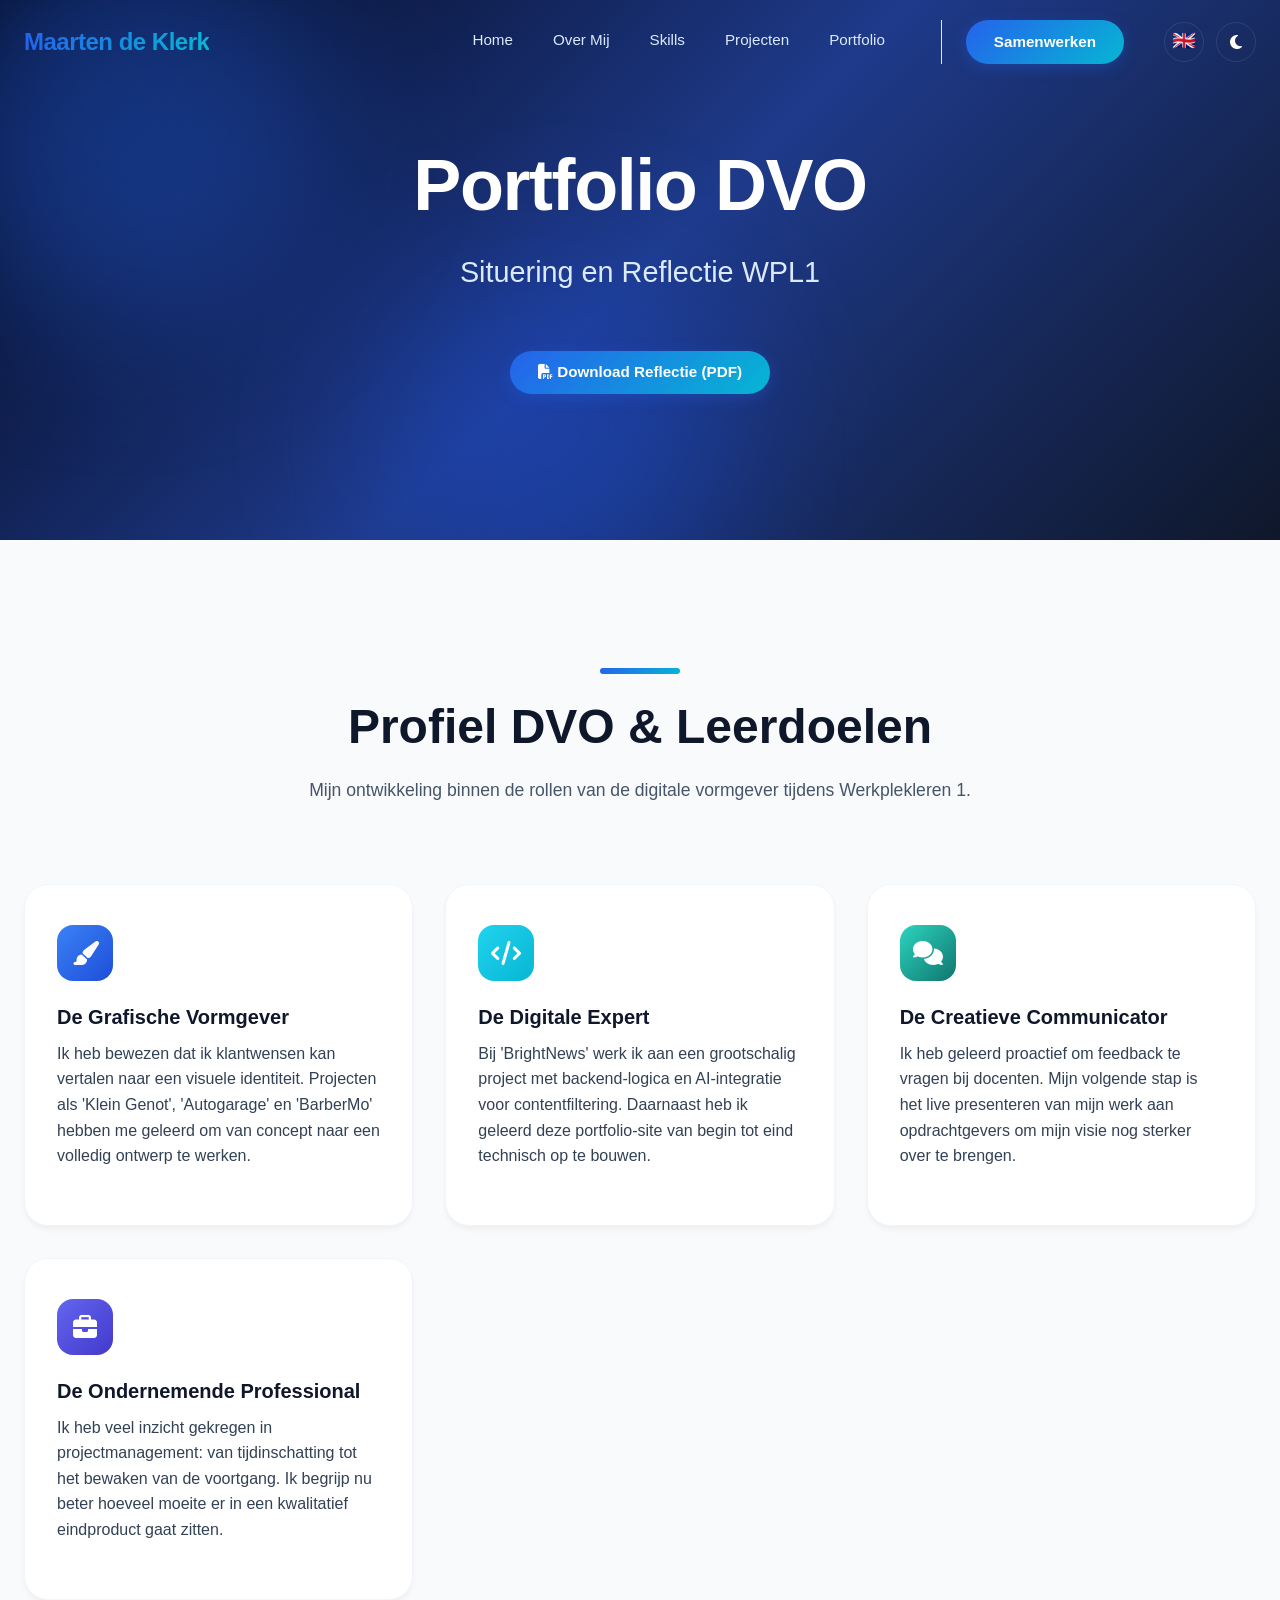
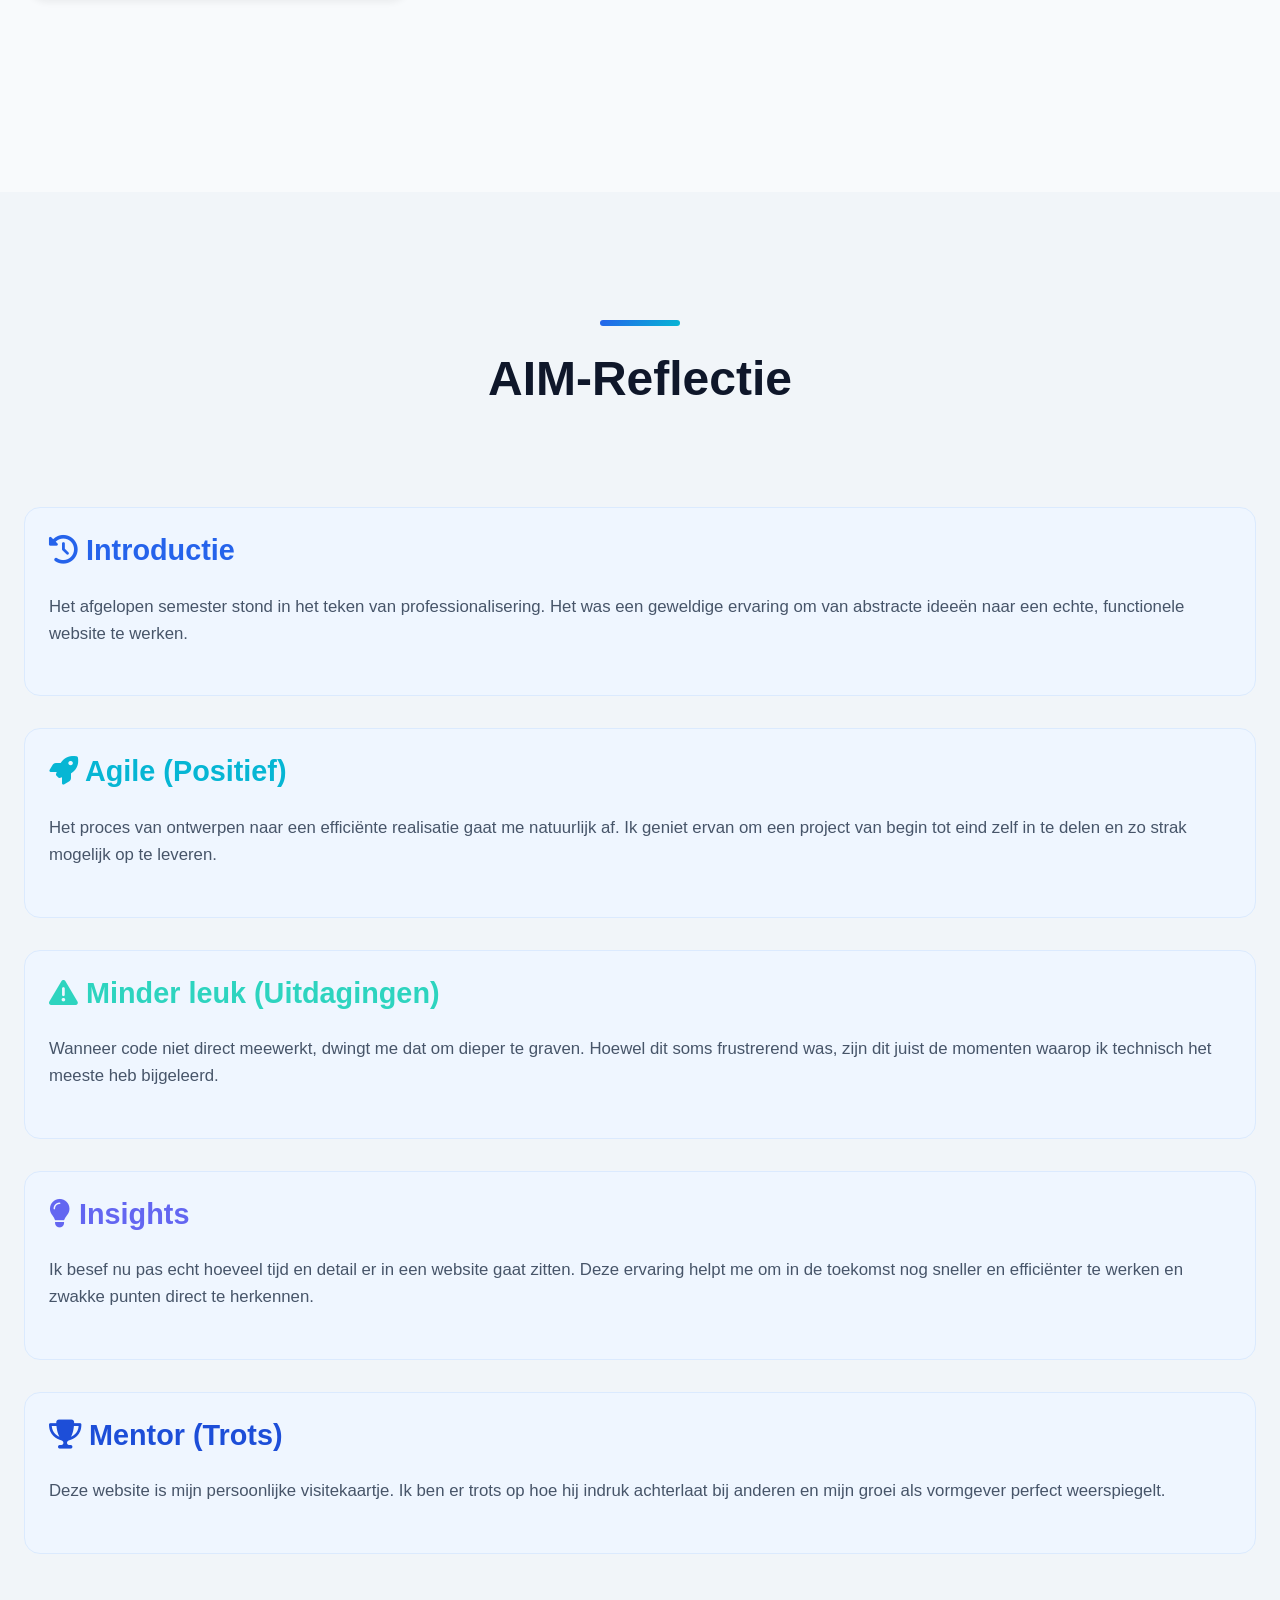
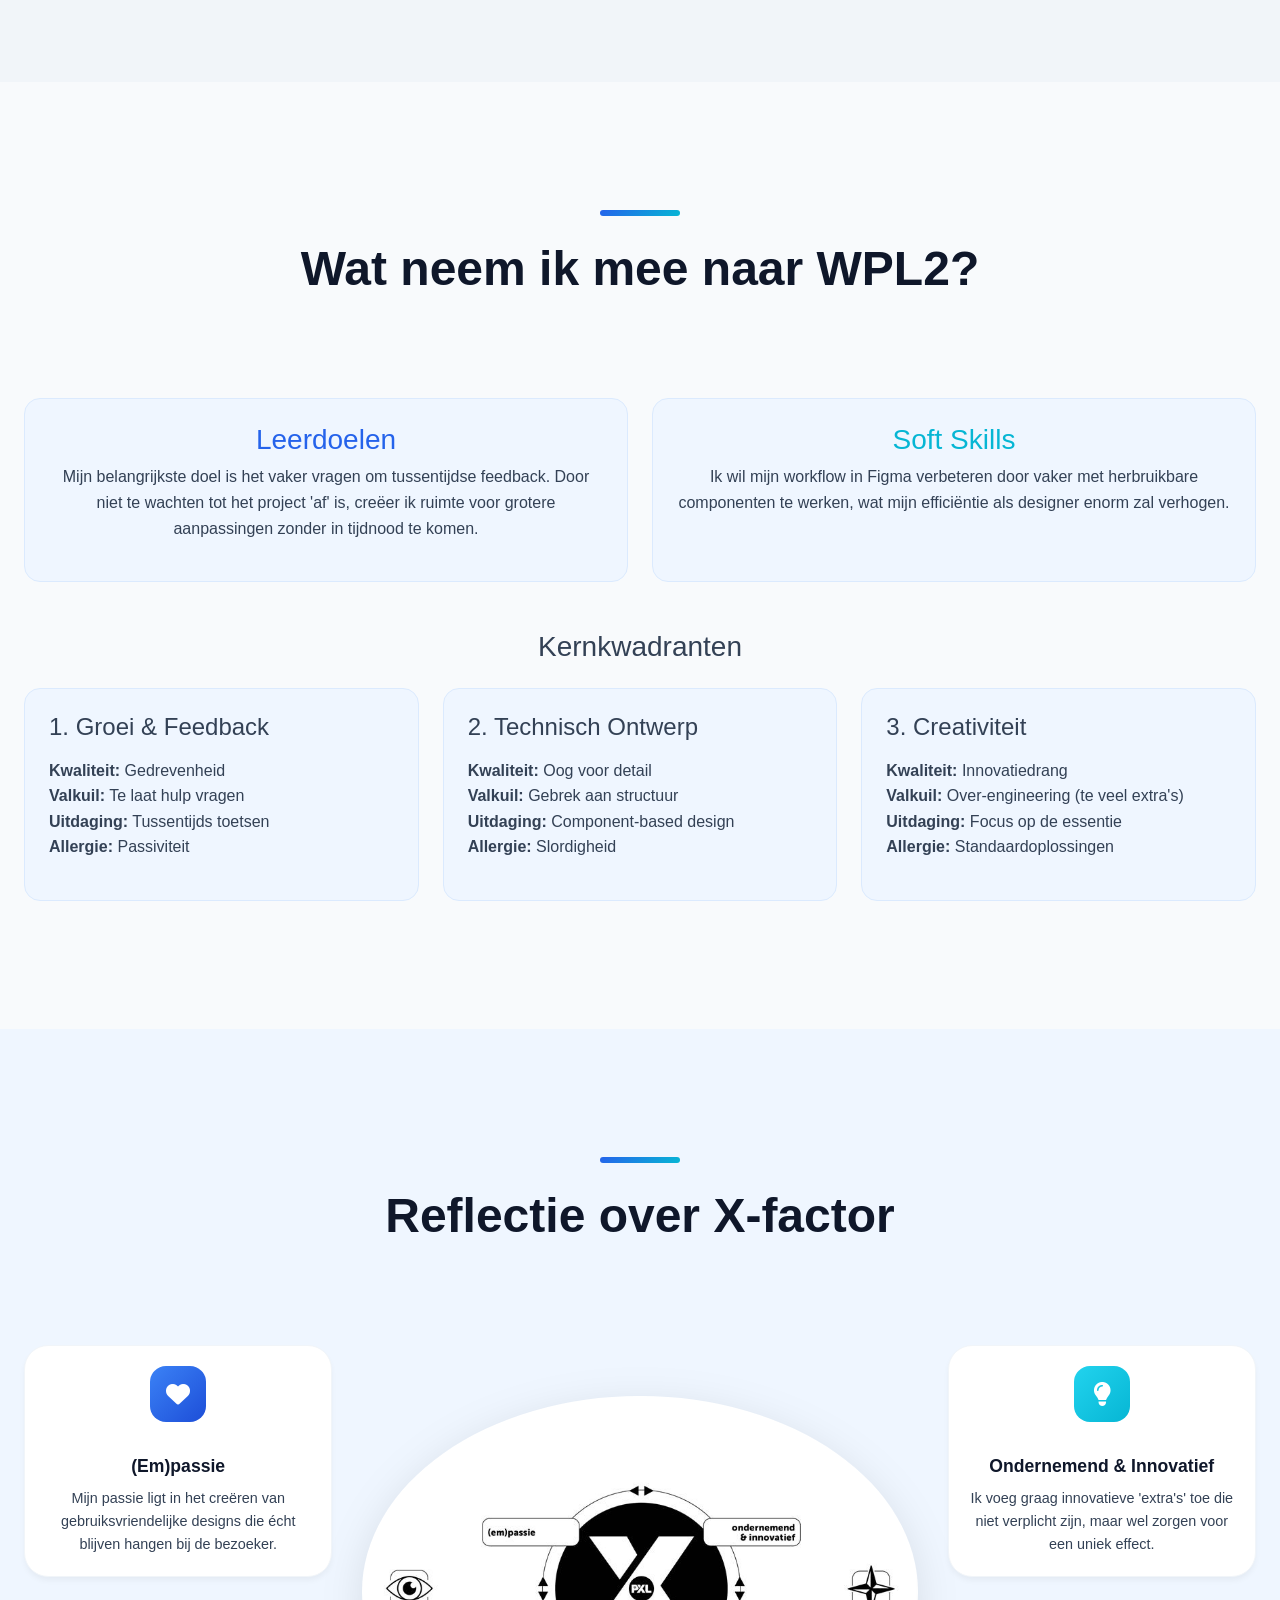
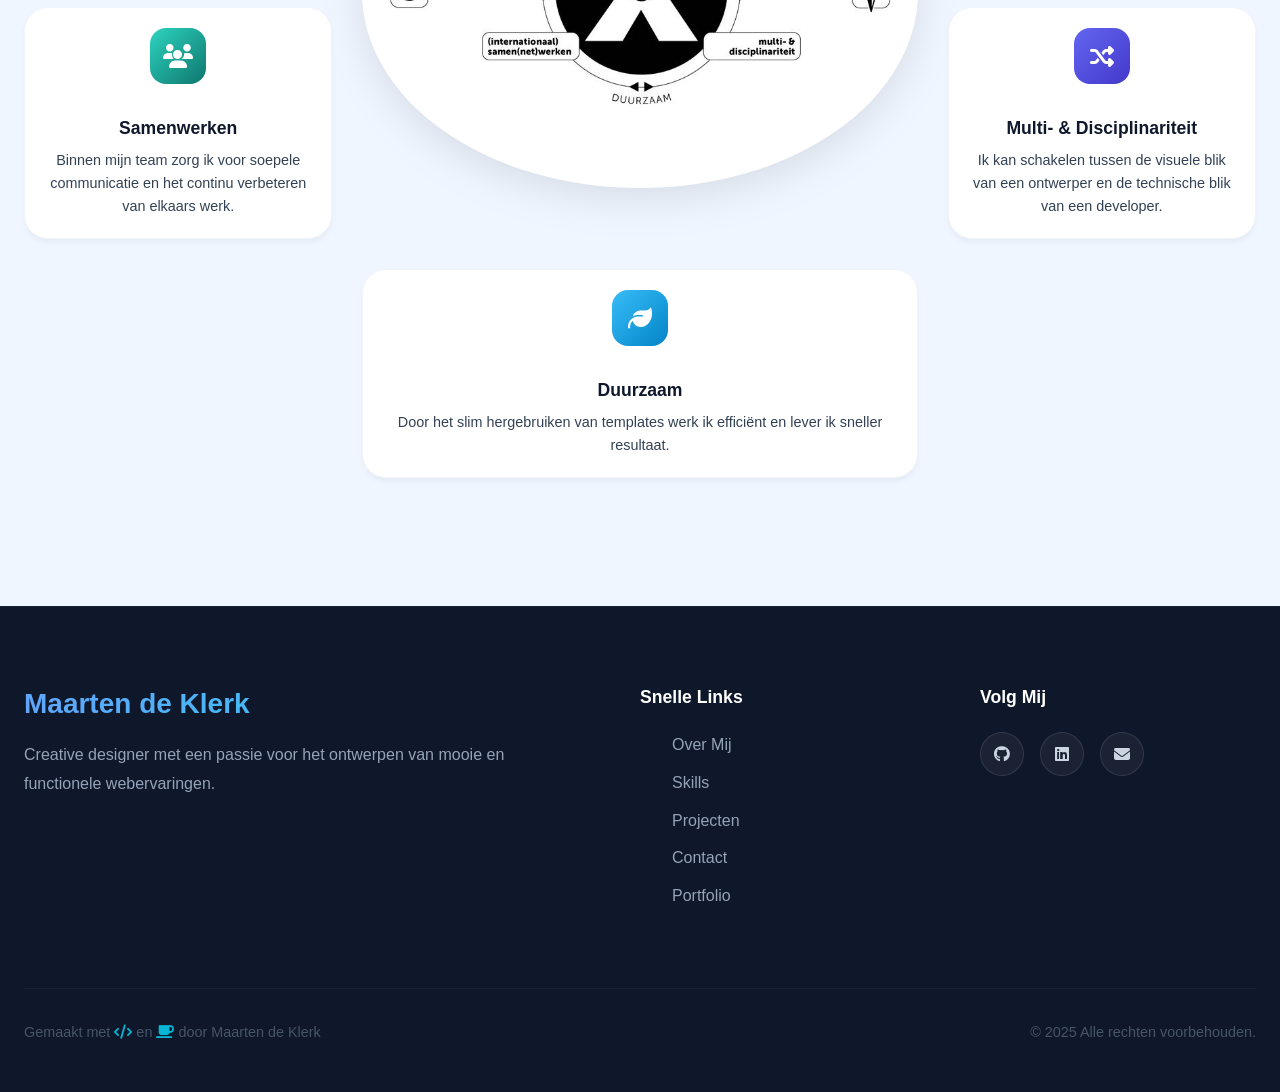
<file: portfolio-pagina/index-portfolio-nl.html>
<!DOCTYPE html>
<html lang="nl">
<head>
    <meta charset="UTF-8">
    <meta name="viewport" content="width=device-width, initial-scale=1.0">
    <title>Portfolio DVO | Maarten de Klerk</title>

    <link href="https://cdn.jsdelivr.net/npm/bootstrap@5.3.0/dist/css/bootstrap.min.css" rel="stylesheet">
    <link href="https://cdnjs.cloudflare.com/ajax/libs/font-awesome/6.4.0/css/all.min.css" rel="stylesheet">

    <link rel="stylesheet" href="../style.css">
    <link href="https://unpkg.com/aos@2.3.1/dist/aos.css" rel="stylesheet">
    <link id="favicon" rel="icon" href="data:image/svg+xml,<svg xmlns=%22http://www.w3.org/2000/svg%22 viewBox=%220 0 100 100%22><text y=%22.9em%22 font-size=%2290%22>👋</text></svg>">
</head>

<body class="home-page"> <nav class="navbar" id="navbar">
    <div class="nav-container">
        <a href="../index.html" class="nav-logo">Maarten de Klerk</a>

        <div class="nav-menu" id="navMenu">
            <a href="../index.html" class="nav-link">Home</a>
            <a href="../index.html#about" class="nav-link">Over Mij</a>
            <a href="../index.html#skills" class="nav-link">Skills</a>
            <a href="../projects.html" class="nav-link">Projecten</a>
            <a href="index-portfolio-nl.html" class="nav-link active">Portfolio</a>

            <div class="nav-actions">
                <a href="../index.html#contact" class="nav-btn">Samenwerken</a>
            </div>

            <div class="nav-tools">
                <a href="index-portfolio-en.html" class="tool-btn language-toggle" aria-label="Switch to English">
                    <span style="font-size: 1.2rem;">🇬🇧</span>
                </a>
                <button class="tool-btn theme-toggle" aria-label="Toggle Dark Mode">
                    <i class="fas fa-moon"></i>
                </button>
            </div>
        </div>

        <button class="nav-toggle" id="navToggle">
            <i class="fas fa-bars"></i>
        </button>
    </div>
</nav>

<header class="hero" style="min-height: 60vh;">
    <div class="hero-bg">
        <div class="blob blob-1"></div>
        <div class="blob blob-3"></div>
    </div>
    <div class="hero-content">
        <h1 class="hero-title" data-aos="fade-up">Portfolio DVO</h1>
        <p class="hero-subtitle" data-aos="fade-up" data-aos-delay="100">Situering en Reflectie WPL1</p>
        <a href="../assets/Portfolio DVO- Situering & Eindreflectie WPL1.pdf" download class="nav-btn mt-4" data-aos="fade-up" data-aos-delay="200" style="text-decoration: none; display: inline-block;">
            <i class="fas fa-file-pdf"></i> Download Reflectie (PDF)
        </a>
    </div>
</header>

<section class="section">
    <div class="container">
        <div class="section-header">
            <div class="section-line"></div>
            <h2 class="section-title">Profiel DVO & Leerdoelen</h2>
            <p class="section-description">Mijn ontwikkeling binnen de rollen van de digitale vormgever tijdens Werkplekleren 1.</p>
        </div>

        <div class="skills-grid">
            <div class="skill-card" data-aos="fade-up">
                <div class="skill-icon icon-primary-blue"><i class="fas fa-paint-brush"></i></div>
                <h3>De Grafische Vormgever</h3>
                <p>Ik heb bewezen dat ik klantwensen kan vertalen naar een visuele identiteit. Projecten als 'Klein Genot', 'Autogarage' en 'BarberMo' hebben me geleerd om van concept naar een volledig ontwerp te werken.</p>
                <div class="skill-bar"></div>
            </div>

            <div class="skill-card" data-aos="fade-up" data-aos-delay="100">
                <div class="skill-icon icon-cyan"><i class="fas fa-code"></i></div>
                <h3>De Digitale Expert</h3>
                <p>Bij 'BrightNews' werk ik aan een grootschalig project met backend-logica en AI-integratie voor contentfiltering. Daarnaast heb ik geleerd deze portfolio-site van begin tot eind technisch op te bouwen.</p>
                <div class="skill-bar"></div>
            </div>

            <div class="skill-card" data-aos="fade-up" data-aos-delay="200">
                <div class="skill-icon icon-teal"><i class="fas fa-comments"></i></div>
                <h3>De Creatieve Communicator</h3>
                <p>Ik heb geleerd proactief om feedback te vragen bij docenten. Mijn volgende stap is het live presenteren van mijn werk aan opdrachtgevers om mijn visie nog sterker over te brengen.</p>
                <div class="skill-bar"></div>
            </div>

            <div class="skill-card" data-aos="fade-up" data-aos-delay="300">
                <div class="skill-icon icon-indigo"><i class="fas fa-briefcase"></i></div>
                <h3>De Ondernemende Professional</h3>
                <p>Ik heb veel inzicht gekregen in projectmanagement: van tijdinschatting tot het bewaken van de voortgang. Ik begrijp nu beter hoeveel moeite er in een kwalitatief eindproduct gaat zitten.</p>
                <div class="skill-bar"></div>
            </div>
        </div>
    </div>
</section>

<section class="section" style="background: var(--gray-100);">
    <div class="container">
        <div class="section-header">
            <div class="section-line"></div>
            <h2 class="section-title">AIM-Reflectie</h2>
        </div>

        <div class="about-text">
            <div class="stat-card" style="margin-bottom: 2rem; text-align: left;">
                <h3 style="color: var(--blue-600);"><i class="fas fa-history"></i> Introductie</h3>
                <p>Het afgelopen semester stond in het teken van professionalisering. Het was een geweldige ervaring om van abstracte ideeën naar een echte, functionele website te werken.</p>
            </div>

            <div class="stat-card" style="margin-bottom: 2rem; text-align: left;">
                <h3 style="color: var(--cyan-500);"><i class="fas fa-rocket"></i> Agile (Positief)</h3>
                <p>Het proces van ontwerpen naar een efficiënte realisatie gaat me natuurlijk af. Ik geniet ervan om een project van begin tot eind zelf in te delen en zo strak mogelijk op te leveren.</p>
            </div>

            <div class="stat-card" style="margin-bottom: 2rem; text-align: left;">
                <h3 style="color: var(--teal-400);"><i class="fas fa-exclamation-triangle"></i> Minder leuk (Uitdagingen)</h3>
                <p>Wanneer code niet direct meewerkt, dwingt me dat om dieper te graven. Hoewel dit soms frustrerend was, zijn dit juist de momenten waarop ik technisch het meeste heb bijgeleerd.</p>
            </div>

            <div class="stat-card" style="margin-bottom: 2rem; text-align: left;">
                <h3 style="color: var(--indigo-500);"><i class="fas fa-lightbulb"></i> Insights</h3>
                <p>Ik besef nu pas echt hoeveel tijd en detail er in een website gaat zitten. Deze ervaring helpt me om in de toekomst nog sneller en efficiënter te werken en zwakke punten direct te herkennen.</p>
            </div>

            <div class="stat-card" style="text-align: left;">
                <h3 style="color: var(--blue-700);"><i class="fas fa-trophy"></i> Mentor (Trots)</h3>
                <p>Deze website is mijn persoonlijke visitekaartje. Ik ben er trots op hoe hij indruk achterlaat bij anderen en mijn groei als vormgever perfect weerspiegelt.</p>
            </div>
        </div>
    </div>
</section>

<section class="section">
    <div class="container">
        <div class="section-header">
            <div class="section-line"></div>
            <h2 class="section-title">Wat neem ik mee naar WPL2?</h2>
        </div>

        <div class="row g-4 mb-5">
            <div class="col-md-6">
                <div class="stat-card h-100">
                    <h3 style="color: var(--blue-600);">Leerdoelen</h3>
                    <p>Mijn belangrijkste doel is het vaker vragen om tussentijdse feedback. Door niet te wachten tot het project 'af' is, creëer ik ruimte voor grotere aanpassingen zonder in tijdnood te komen.</p>
                </div>
            </div>
            <div class="col-md-6">
                <div class="stat-card h-100">
                    <h3 style="color: var(--cyan-500);">Soft Skills</h3>
                    <p>Ik wil mijn workflow in Figma verbeteren door vaker met herbruikbare componenten te werken, wat mijn efficiëntie als designer enorm zal verhogen.</p>
                </div>
            </div>
        </div>

        <h3 class="mb-4 text-center">Kernkwadranten</h3>
        <div class="row g-4">
            <div class="col-md-4">
                <div class="stat-card text-start">
                    <h4 class="mb-3">1. Groei & Feedback</h4>
                    <ul class="list-unstyled">
                        <li><strong>Kwaliteit:</strong> Gedrevenheid</li>
                        <li><strong>Valkuil:</strong> Te laat hulp vragen</li>
                        <li><strong>Uitdaging:</strong> Tussentijds toetsen</li>
                        <li><strong>Allergie:</strong> Passiviteit</li>
                    </ul>
                </div>
            </div>
            <div class="col-md-4">
                <div class="stat-card text-start">
                    <h4 class="mb-3">2. Technisch Ontwerp</h4>
                    <ul class="list-unstyled">
                        <li><strong>Kwaliteit:</strong> Oog voor detail</li>
                        <li><strong>Valkuil:</strong> Gebrek aan structuur</li>
                        <li><strong>Uitdaging:</strong> Component-based design</li>
                        <li><strong>Allergie:</strong> Slordigheid</li>
                    </ul>
                </div>
            </div>
            <div class="col-md-4">
                <div class="stat-card text-start">
                    <h4 class="mb-3">3. Creativiteit</h4>
                    <ul class="list-unstyled">
                        <li><strong>Kwaliteit:</strong> Innovatiedrang</li>
                        <li><strong>Valkuil:</strong> Over-engineering (te veel extra's)</li>
                        <li><strong>Uitdaging:</strong> Focus op de essentie</li>
                        <li><strong>Allergie:</strong> Standaardoplossingen</li>
                    </ul>
                </div>
            </div>
        </div>
    </div>
</section>

<section class="section contact-section">
    <div class="container">
        <div class="section-header">
            <div class="section-line"></div>
            <h2 class="section-title">Reflectie over X-factor</h2>
        </div>

        <div class="x-factor-container">
            <div class="x-factor-center">
                <img src="../assets/PXL-X-factor.jpg" alt="PXL X-factor" class="x-factor-img">
            </div>

            <div class="x-card x-passie">
                <div class="skill-icon icon-primary-blue"><i class="fas fa-heart"></i></div>
                <h4>(Em)passie</h4>
                <p>Mijn passie ligt in het creëren van gebruiksvriendelijke designs die écht blijven hangen bij de bezoeker.</p>
            </div>

            <div class="x-card x-ondernemend">
                <div class="skill-icon icon-cyan"><i class="fas fa-lightbulb"></i></div>
                <h4>Ondernemend & Innovatief</h4>
                <p>Ik voeg graag innovatieve 'extra's' toe die niet verplicht zijn, maar wel zorgen voor een uniek effect.</p>
            </div>

            <div class="x-card x-samenwerken">
                <div class="skill-icon icon-teal"><i class="fas fa-users"></i></div>
                <h4>Samenwerken</h4>
                <p>Binnen mijn team zorg ik voor soepele communicatie en het continu verbeteren van elkaars werk.</p>
            </div>

            <div class="x-card x-multi">
                <div class="skill-icon icon-indigo"><i class="fas fa-random"></i></div>
                <h4>Multi- & Disciplinariteit</h4>
                <p>Ik kan schakelen tussen de visuele blik van een ontwerper en de technische blik van een developer.</p>
            </div>

            <div class="x-card x-duurzaam">
                <div class="skill-icon icon-sky"><i class="fas fa-leaf"></i></div>
                <h4>Duurzaam</h4>
                <p>Door het slim hergebruiken van templates werk ik efficiënt en lever ik sneller resultaat.</p>
            </div>
        </div>
    </div>
</section>

<footer class="footer">
    <div class="container">
        <div class="footer-content">
            <div class="footer-col">
                <h3 class="footer-title">Maarten de Klerk</h3>
                <p>Creative designer met een passie voor het ontwerpen van mooie en functionele webervaringen.</p>
            </div>

            <div class="footer-col">
                <h4>Snelle Links</h4>
                <ul class="footer-links">
                    <li><a href="../index.html#about">Over Mij</a></li>
                    <li><a href="../index.html#skills">Skills</a></li>
                    <li><a href="../projects.html">Projecten</a></li>
                    <li><a href="../index.html#contact">Contact</a></li>
                    <li><a href="index-portfolio-nl.html">Portfolio</a></li>
                </ul>
            </div>

            <div class="footer-col">
                <h4>Volg Mij</h4>
                <div class="footer-social">
                    <a href="https://github.com/MaartenDeKlerkPXL" target="_blank" rel="noopener" class="footer-social-link"><i class="fab fa-github"></i></a>
                    <a href="https://www.linkedin.com/in/maarten-deklerk0123/" target="_blank" rel="noopener" class="footer-social-link"><i class="fab fa-linkedin"></i></a>
                    <a href="mailto:maarten.deklerk@student.pxl.be" class="footer-social-link"><i class="fas fa-envelope"></i></a>
                </div>
            </div>
        </div>

        <div class="footer-bottom">
            <p>Gemaakt met <i class="fas fa-code"></i> en <i class="fas fa-coffee"></i> door Maarten de Klerk</p>
            <p>© 2025 Alle rechten voorbehouden.</p>
        </div>
    </div>
</footer>

<script src="https://unpkg.com/aos@2.3.1/dist/aos.js"></script>
<script src="../script.js"></script>
<script>AOS.init({ duration: 1000, once: true });</script>
</body>
</html>
</file>
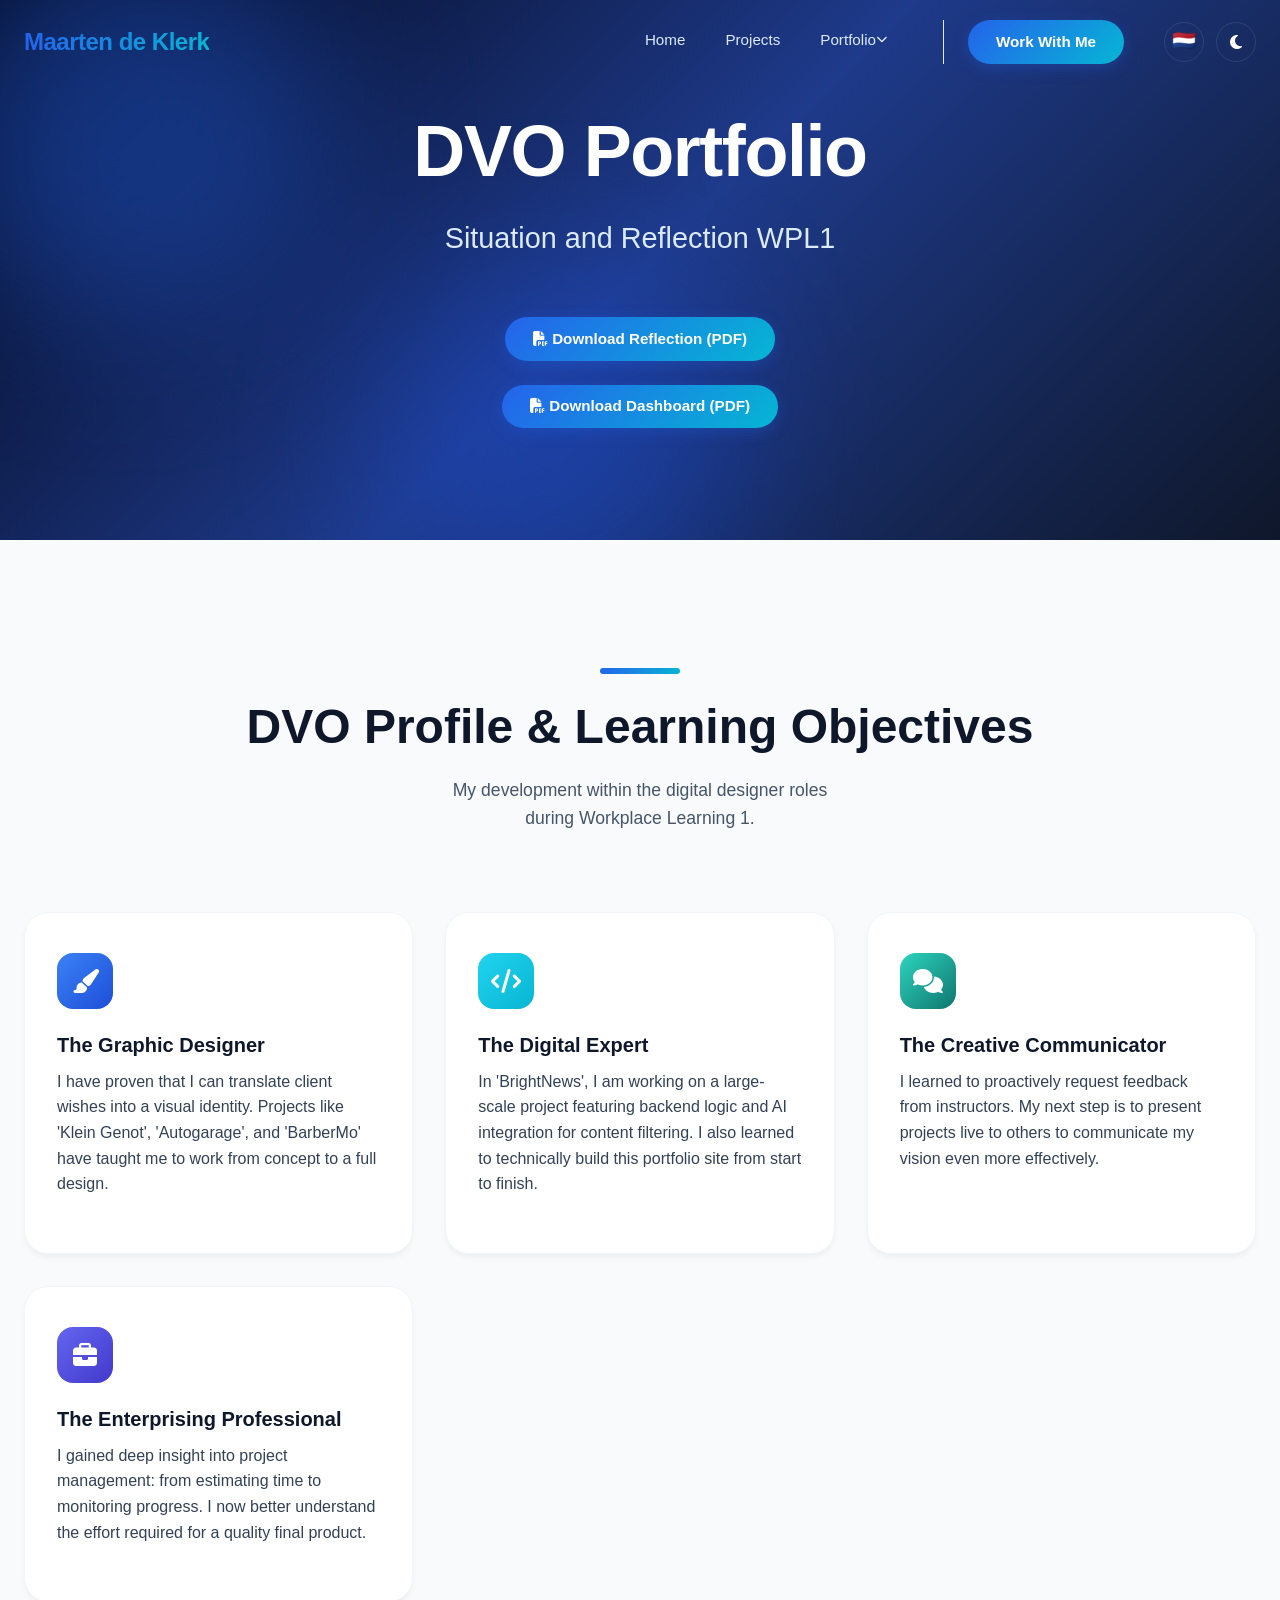
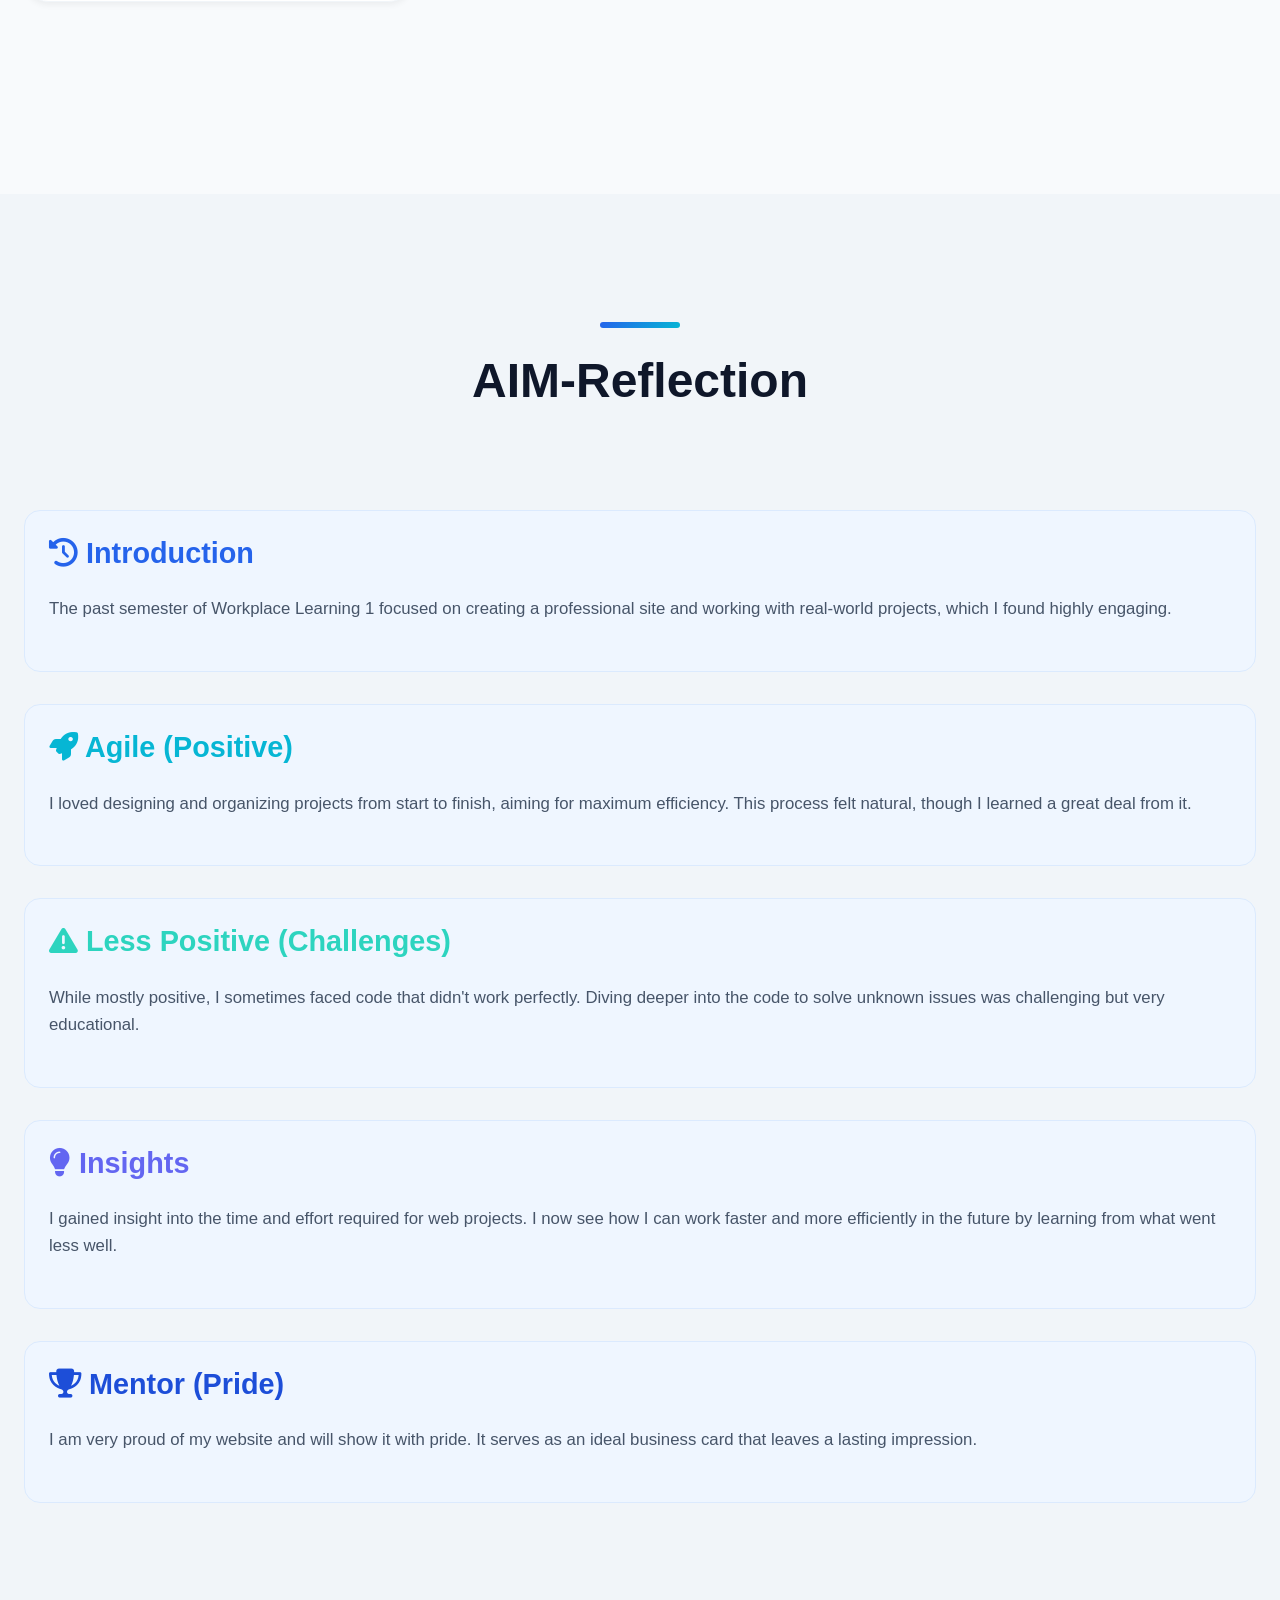
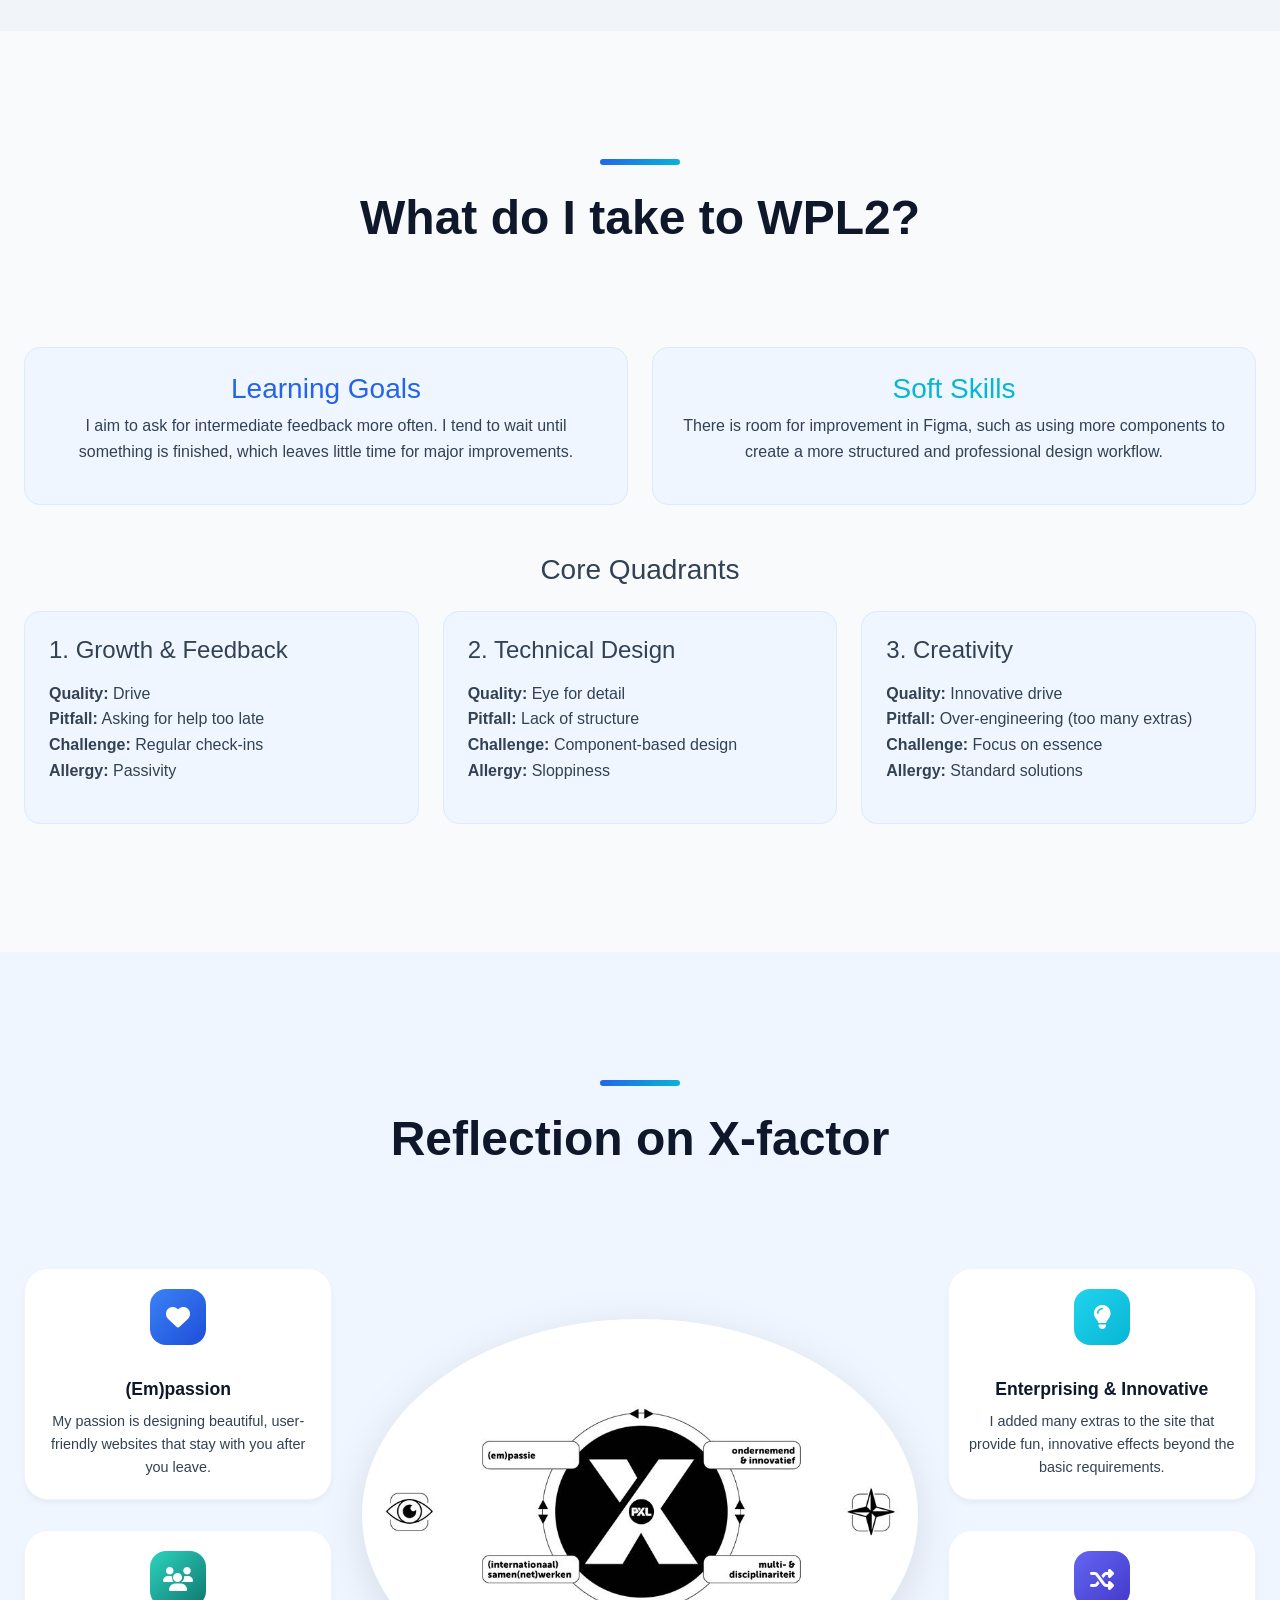
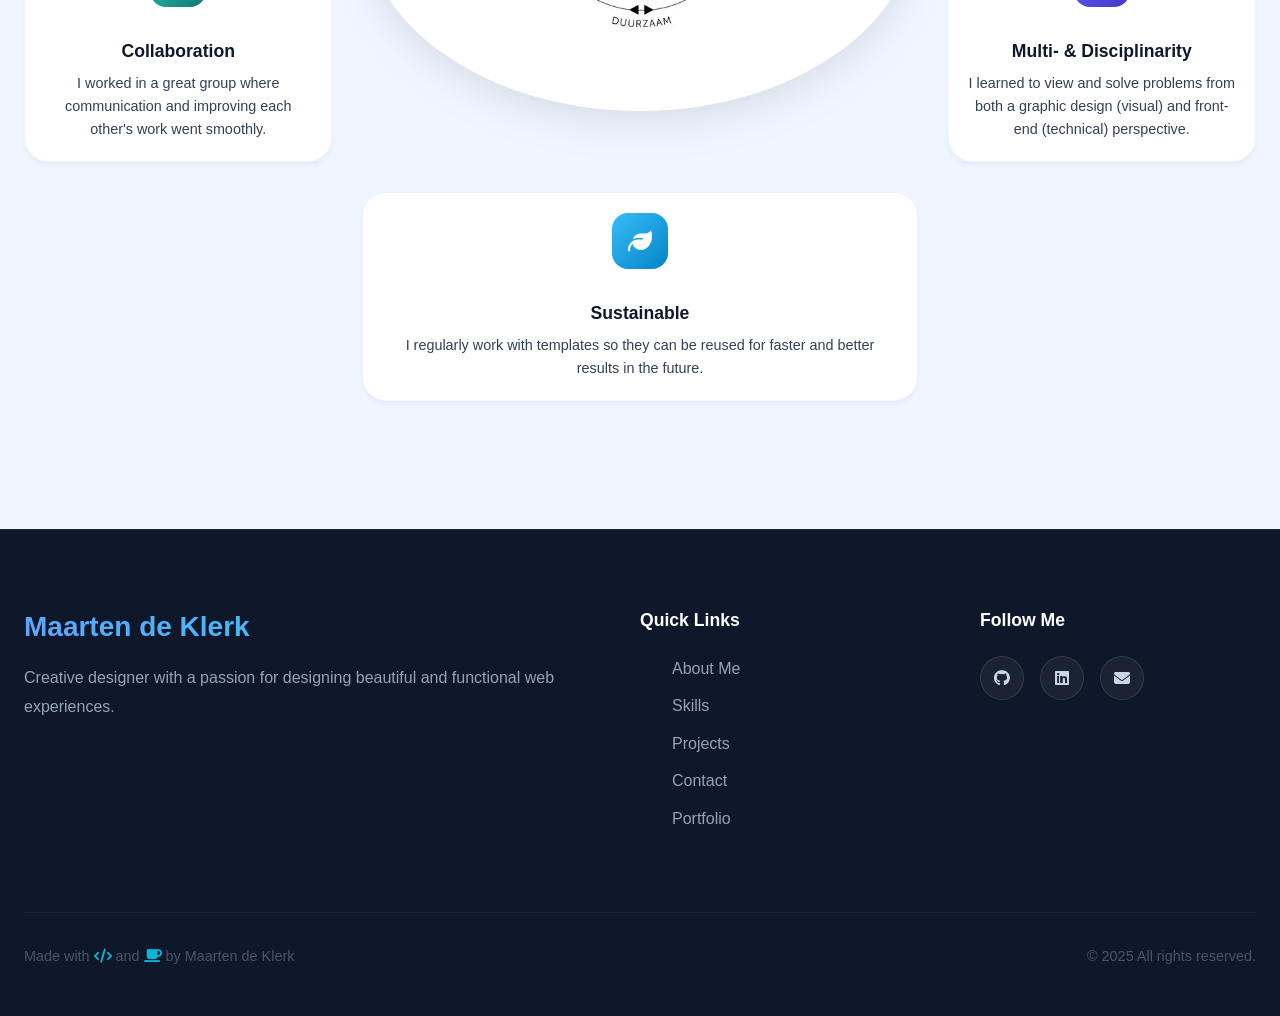
<file: WPL1-Portfolio/WPL1-en.html>
<!DOCTYPE html>
<html lang="en">
<head>
    <meta charset="UTF-8">
    <meta name="viewport" content="width=device-width, initial-scale=1.0">
    <title>DVO Portfolio | Maarten de Klerk</title>

    <link href="https://cdn.jsdelivr.net/npm/bootstrap@5.3.0/dist/css/bootstrap.min.css" rel="stylesheet">
    <link href="https://cdnjs.cloudflare.com/ajax/libs/font-awesome/6.4.0/css/all.min.css" rel="stylesheet">

    <link rel="stylesheet" href="../style.css">
    <link href="https://unpkg.com/aos@2.3.1/dist/aos.css" rel="stylesheet">
    <link id="favicon" rel="icon" href="data:image/svg+xml,<svg xmlns=%22http://www.w3.org/2000/svg%22 viewBox=%220 0 100 100%22><text y=%22.9em%22 font-size=%2290%22>👋</text></svg>">
</head>
<body class="portfolio-page">

<nav class="navbar scrolled" id="navbar">
    <div class="nav-container">
        <a href="../index-en.html" class="nav-logo">Maarten de Klerk</a>

        <div class="nav-menu" id="navMenu">
            <a href="../index-en.html" class="nav-link">Home</a>
            <a href="../projects-en.html" class="nav-link">Projects</a>

            <div class="nav-dropdown">
                <a href="#" class="nav-link dropdown-toggle">Portfolio <i class="fas fa-chevron-down" style="font-size: 0.7rem;"></i></a>
                <div class="dropdown-content">
                    <div class="dropdown-inner">
                        <a href="../WPL1-Portfolio/WPL1-en.html"><i class="fas fa-folder-open"></i> WPL 1</a>
                        <a href="../WPL2-Portfolio/WPL2-en.html"><i class="fas fa-rocket"></i> WPL 2</a>
                    </div>
                </div>
            </div>

            <div class="nav-actions">
                <a href="../index-en.html#contact" class="nav-btn">Work With Me</a>
            </div>

            <div class="nav-tools">
                <a href="../WPL2-Portfolio/WPL2-nl.html" class="tool-btn language-toggle" aria-label="Switch to Dutch">
                    <span style="font-size: 1.2rem;">🇳🇱</span>
                </a>
                <button class="tool-btn theme-toggle" aria-label="Toggle Dark Mode">
                    <i class="fas fa-moon"></i>
                </button>
            </div>
        </div>

        <button class="nav-toggle" id="navToggle">
            <i class="fas fa-bars"></i>
        </button>
    </div>
</nav>

<header class="hero" style="min-height: 60vh;">
    <div class="hero-bg">
        <div class="blob blob-1"></div>
        <div class="blob blob-3"></div>
    </div>
    <div class="hero-content">
        <h1 class="hero-title" data-aos="fade-up">DVO Portfolio</h1>
        <p class="hero-subtitle" data-aos="fade-up" data-aos-delay="100">Situation and Reflection WPL1</p>
        <a href="../assets/Portfolio DVO- Situering & Eindreflectie WPL1.pdf" download class="nav-btn mt-4" data-aos="fade-up" data-aos-delay="200" style="text-decoration: none; display: inline-block;">
            <i class="fas fa-file-pdf"></i> Download Reflection (PDF)
        </a><br>
        <a href="../assets/dynamic%20dashboard%20-%20Werkplekleren%201%20Maarten%20de%20Klerk.pdf" download class="nav-btn mt-4" data-aos="fade-up" data-aos-delay="200" style="text-decoration: none; display: inline-block;">
            <i class="fas fa-file-pdf"></i> Download Dashboard (PDF)
        </a>
    </div>
</header>

<section class="section">
    <div class="container">
        <div class="section-header">
            <div class="section-line"></div>
            <h2 class="section-title">DVO Profile & Learning Objectives</h2>
            <p class="section-description">My development within the digital designer roles <br>during Workplace Learning 1.</p>
        </div>

        <div class="skills-grid">
            <div class="skill-card" data-aos="fade-up">
                <div class="skill-icon icon-primary-blue"><i class="fas fa-paint-brush"></i></div>
                <h3>The Graphic Designer</h3>
                <p>I have proven that I can translate client wishes into a visual identity. Projects like 'Klein Genot', 'Autogarage', and 'BarberMo' have taught me to work from concept to a full design.</p>
                <div class="skill-bar"></div>
            </div>

            <div class="skill-card" data-aos="fade-up" data-aos-delay="100">
                <div class="skill-icon icon-cyan"><i class="fas fa-code"></i></div>
                <h3>The Digital Expert</h3>
                <p>In 'BrightNews', I am working on a large-scale project featuring backend logic and AI integration for content filtering. I also learned to technically build this portfolio site from start to finish.</p>
                <div class="skill-bar"></div>
            </div>

            <div class="skill-card" data-aos="fade-up" data-aos-delay="200">
                <div class="skill-icon icon-teal"><i class="fas fa-comments"></i></div>
                <h3>The Creative Communicator</h3>
                <p>I learned to proactively request feedback from instructors. My next step is to present projects live to others to communicate my vision even more effectively.</p>
                <div class="skill-bar"></div>
            </div>

            <div class="skill-card" data-aos="fade-up" data-aos-delay="300">
                <div class="skill-icon icon-indigo"><i class="fas fa-briefcase"></i></div>
                <h3>The Enterprising Professional</h3>
                <p>I gained deep insight into project management: from estimating time to monitoring progress. I now better understand the effort required for a quality final product.</p>
                <div class="skill-bar"></div>
            </div>
        </div>
    </div>
</section>

<section class="section" style="background: var(--gray-100);">
    <div class="container">
        <div class="section-header">
            <div class="section-line"></div>
            <h2 class="section-title">AIM-Reflection</h2>
        </div>

        <div class="about-text">
            <div class="stat-card" style="margin-bottom: 2rem; text-align: left;">
                <h3 style="color: var(--blue-600);"><i class="fas fa-history"></i> Introduction</h3>
                <p>The past semester of Workplace Learning 1 focused on creating a professional site and working with real-world projects, which I found highly engaging.</p>
            </div>

            <div class="stat-card" style="margin-bottom: 2rem; text-align: left;">
                <h3 style="color: var(--cyan-500);"><i class="fas fa-rocket"></i> Agile (Positive)</h3>
                <p>I loved designing and organizing projects from start to finish, aiming for maximum efficiency. This process felt natural, though I learned a great deal from it.</p>
            </div>

            <div class="stat-card" style="margin-bottom: 2rem; text-align: left;">
                <h3 style="color: var(--teal-400);"><i class="fas fa-exclamation-triangle"></i> Less Positive (Challenges)</h3>
                <p>While mostly positive, I sometimes faced code that didn't work perfectly. Diving deeper into the code to solve unknown issues was challenging but very educational.</p>
            </div>

            <div class="stat-card" style="margin-bottom: 2rem; text-align: left;">
                <h3 style="color: var(--indigo-500);"><i class="fas fa-lightbulb"></i> Insights</h3>
                <p>I gained insight into the time and effort required for web projects. I now see how I can work faster and more efficiently in the future by learning from what went less well.</p>
            </div>

            <div class="stat-card" style="text-align: left;">
                <h3 style="color: var(--blue-700);"><i class="fas fa-trophy"></i> Mentor (Pride)</h3>
                <p>I am very proud of my website and will show it with pride. It serves as an ideal business card that leaves a lasting impression.</p>
            </div>
        </div>
    </div>
</section>

<section class="section">
    <div class="container">
        <div class="section-header">
            <div class="section-line"></div>
            <h2 class="section-title">What do I take to WPL2?</h2>
        </div>

        <div class="row g-4 mb-5">
            <div class="col-md-6">
                <div class="stat-card h-100">
                    <h3 style="color: var(--blue-600);">Learning Goals</h3>
                    <p>I aim to ask for intermediate feedback more often. I tend to wait until something is finished, which leaves little time for major improvements.</p>
                </div>
            </div>
            <div class="col-md-6">
                <div class="stat-card h-100">
                    <h3 style="color: var(--cyan-500);">Soft Skills</h3>
                    <p>There is room for improvement in Figma, such as using more components to create a more structured and professional design workflow.</p>
                </div>
            </div>
        </div>

        <h3 class="mb-4 text-center">Core Quadrants</h3>
        <div class="row g-4">
            <div class="col-md-4">
                <div class="stat-card text-start">
                    <h4 class="mb-3">1. Growth & Feedback</h4>
                    <ul class="list-unstyled">
                        <li><strong>Quality:</strong> Drive</li>
                        <li><strong>Pitfall:</strong> Asking for help too late</li>
                        <li><strong>Challenge:</strong> Regular check-ins</li>
                        <li><strong>Allergy:</strong> Passivity</li>
                    </ul>
                </div>
            </div>
            <div class="col-md-4">
                <div class="stat-card text-start">
                    <h4 class="mb-3">2. Technical Design</h4>
                    <ul class="list-unstyled">
                        <li><strong>Quality:</strong> Eye for detail</li>
                        <li><strong>Pitfall:</strong> Lack of structure</li>
                        <li><strong>Challenge:</strong> Component-based design</li>
                        <li><strong>Allergy:</strong> Sloppiness</li>
                    </ul>
                </div>
            </div>
            <div class="col-md-4">
                <div class="stat-card text-start">
                    <h4 class="mb-3">3. Creativity</h4>
                    <ul class="list-unstyled">
                        <li><strong>Quality:</strong> Innovative drive</li>
                        <li><strong>Pitfall:</strong> Over-engineering (too many extras)</li>
                        <li><strong>Challenge:</strong> Focus on essence</li>
                        <li><strong>Allergy:</strong> Standard solutions</li>
                    </ul>
                </div>
            </div>
        </div>
    </div>
</section>

<section class="section contact-section">
    <div class="container">
        <div class="section-header">
            <div class="section-line"></div>
            <h2 class="section-title">Reflection on X-factor</h2>
        </div>
        <div class="x-factor-container">
            <div class="x-factor-center">
                <img src="../assets/PXL-X-factor.jpg" alt="PXL X-factor" class="x-factor-img" style="max-width: 35rem;">
            </div>

            <div class="x-card x-passie">
                <div class="skill-icon icon-primary-blue"><i class="fas fa-heart"></i></div>
                <h4>(Em)passion</h4>
                <p>My passion is designing beautiful, user-friendly websites that stay with you after you leave.</p>
            </div>

            <div class="x-card x-samenwerken">
                <div class="skill-icon icon-teal"><i class="fas fa-users"></i></div>
                <h4>Collaboration</h4>
                <p>I worked in a great group where communication and improving each other's work went smoothly.</p>
            </div>

            <div class="x-card x-ondernemend">
                <div class="skill-icon icon-cyan"><i class="fas fa-lightbulb"></i></div>
                <h4>Enterprising & Innovative</h4>
                <p>I added many extras to the site that provide fun, innovative effects beyond the basic requirements.</p>
            </div>

            <div class="x-card x-multi">
                <div class="skill-icon icon-indigo"><i class="fas fa-random"></i></div>
                <h4>Multi- & Disciplinarity</h4>
                <p>I learned to view and solve problems from both a graphic design (visual) and front-end (technical) perspective.</p>
            </div>

            <div class="x-card x-duurzaam">
                <div class="skill-icon icon-sky"><i class="fas fa-leaf"></i></div>
                <h4>Sustainable</h4>
                <p>I regularly work with templates so they can be reused for faster and better results in the future.</p>
            </div>
        </div>
    </div>
</section>

<footer class="footer">
    <div class="container">
        <div class="footer-content">
            <div class="footer-col">
                <h3 class="footer-title">Maarten de Klerk</h3>
                <p>Creative designer with a passion for designing beautiful and functional web experiences.</p>
            </div>

            <div class="footer-col">
                <h4>Quick Links</h4>
                <ul class="footer-links">
                    <li><a href="../index-en.html#about">About Me</a></li>
                    <li><a href="../index-en.html#skills">Skills</a></li>
                    <li><a href="../projects-en.html">Projects</a></li>
                    <li><a href="../index-en.html#contact">Contact</a></li>
                    <li><a href="WPL1-en.html">Portfolio</a></li>
                </ul>
            </div>

            <div class="footer-col">
                <h4>Follow Me</h4>
                <div class="footer-social">
                    <a href="https://github.com/MaartenDeKlerkPXL" target="_blank" rel="noopener" class="footer-social-link"><i class="fab fa-github"></i></a>
                    <a href="https://www.linkedin.com/in/maarten-deklerk0123/" target="_blank" rel="noopener" class="footer-social-link"><i class="fab fa-linkedin"></i></a>
                    <a href="mailto:maarten.deklerk@student.pxl.be" class="footer-social-link"><i class="fas fa-envelope"></i></a>
                </div>
            </div>
        </div>

        <div class="footer-bottom">
            <p>Made with <i class="fas fa-code"></i> and <i class="fas fa-coffee"></i> by Maarten de Klerk</p>
            <p>© 2025 All rights reserved.</p>
        </div>
    </div>
</footer>

<script src="https://unpkg.com/aos@2.3.1/dist/aos.js"></script>
<script src="../script.js"></script>
<script>AOS.init({ duration: 1000, once: true });</script>
</body>
</html>
</file>
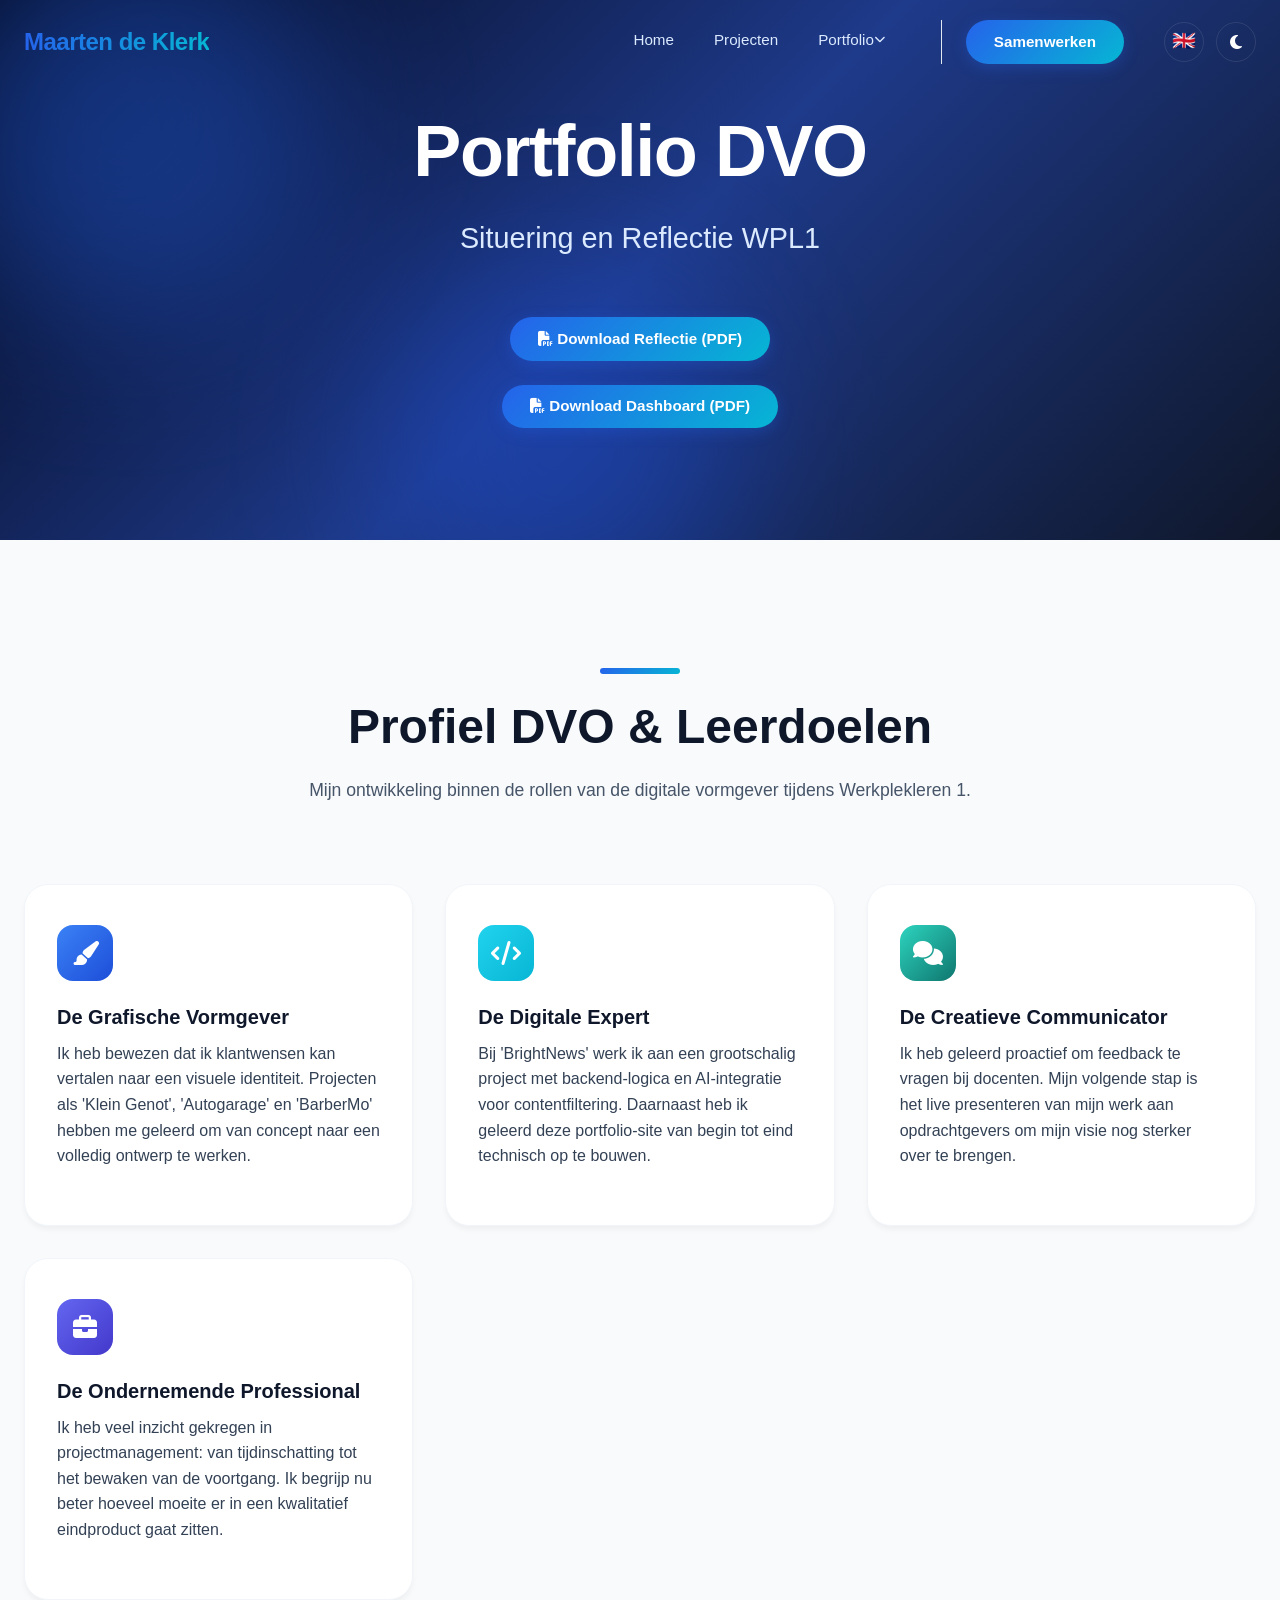
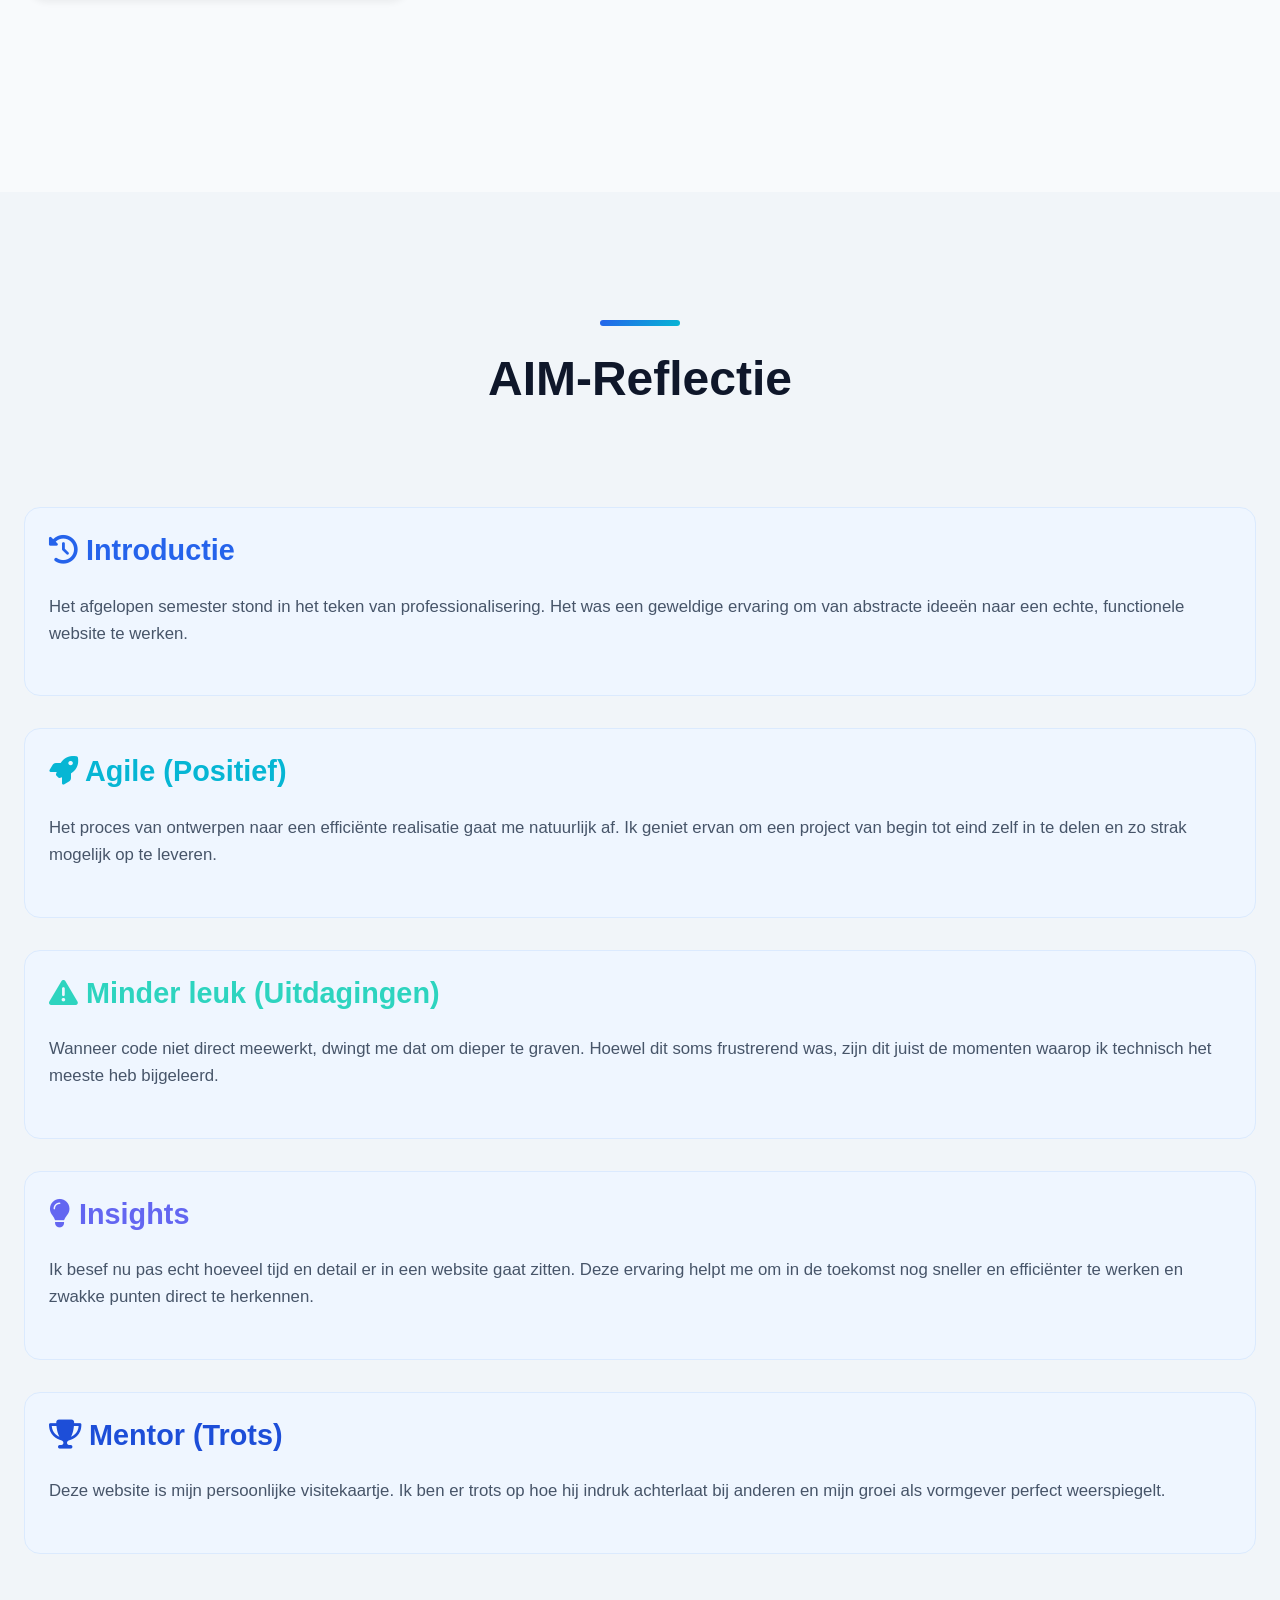
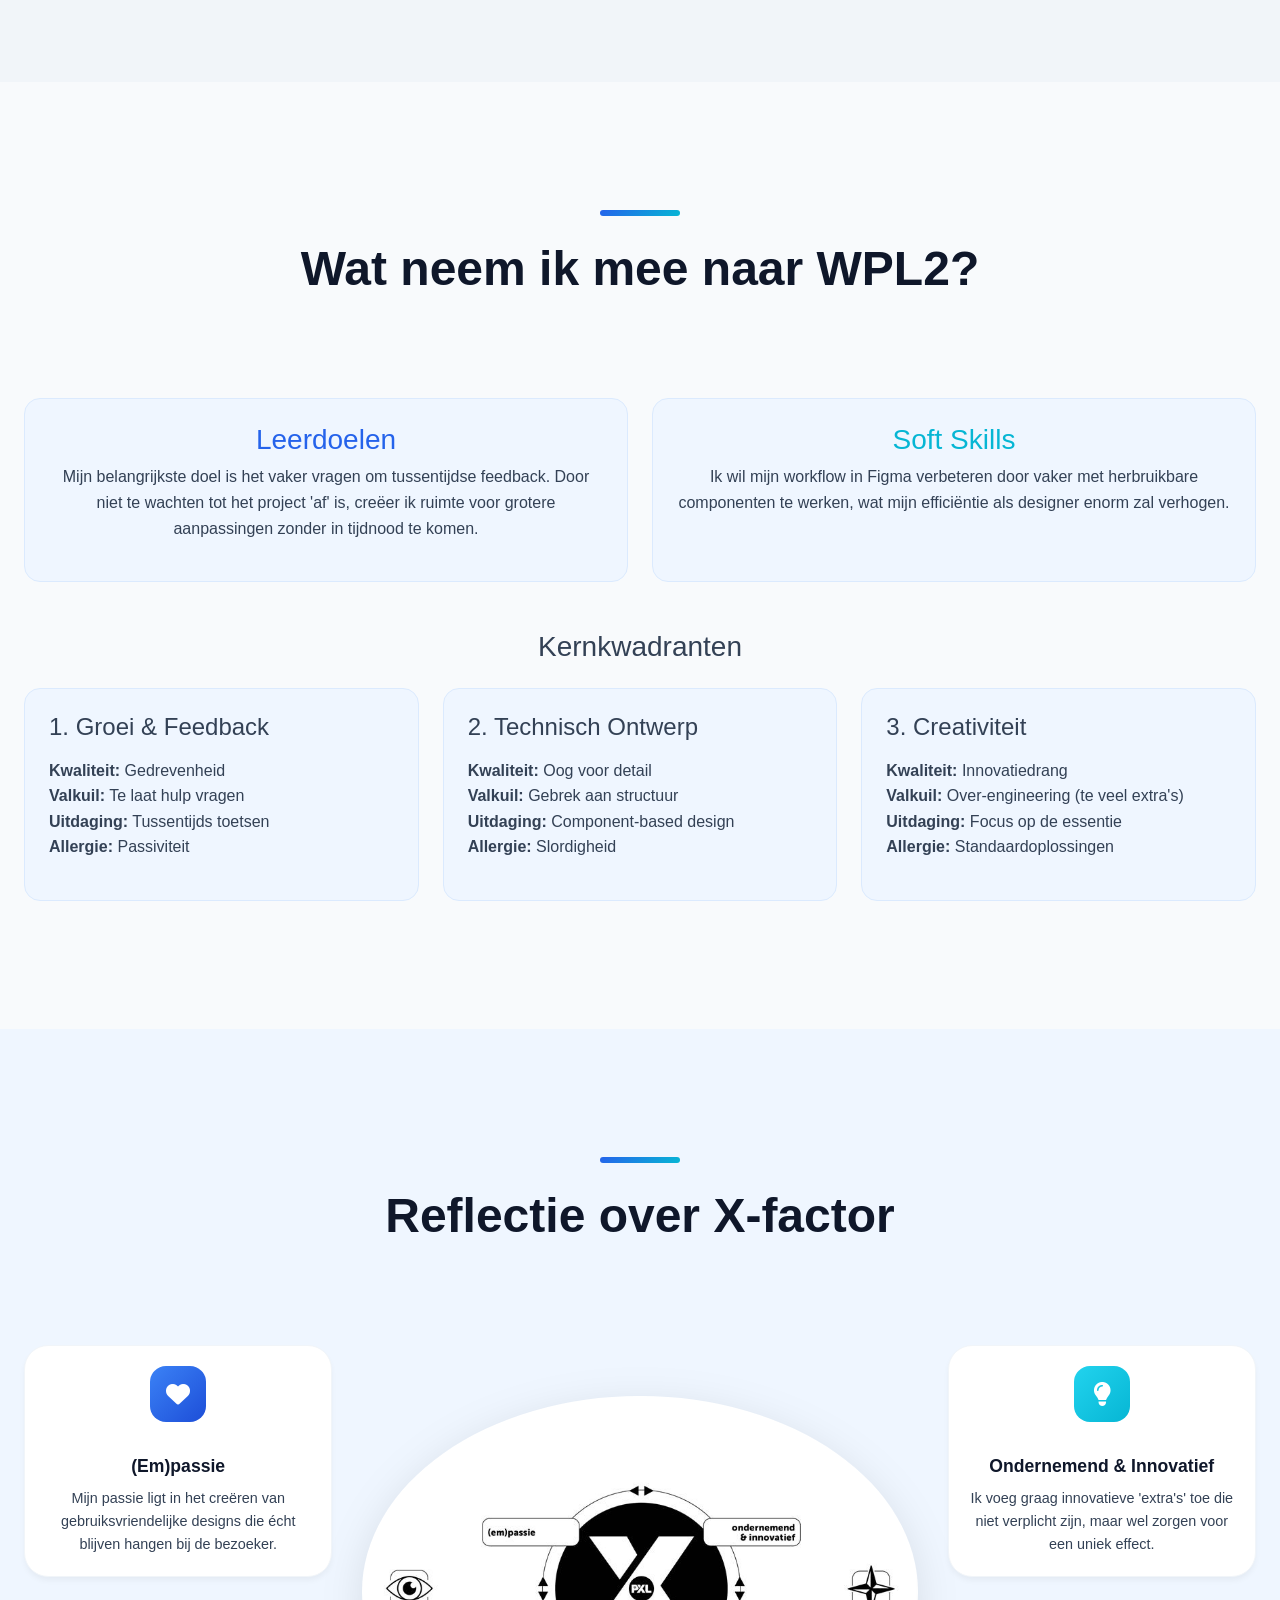
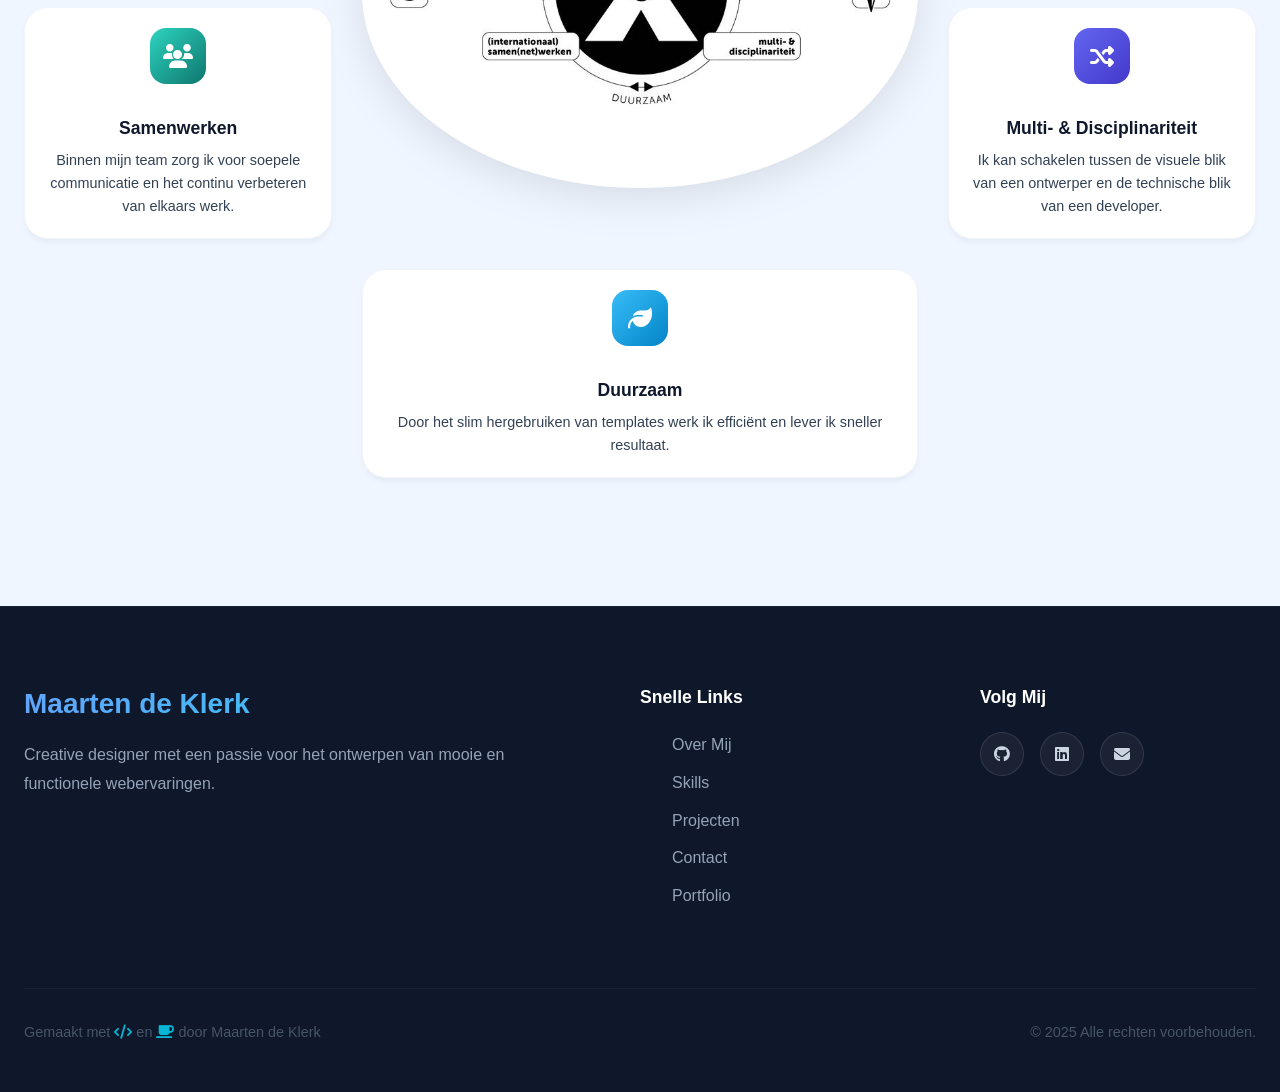
<file: WPL1-Portfolio/WPL1-nl.html>
<!DOCTYPE html>
<html lang="nl">
<head>
    <meta charset="UTF-8">
    <meta name="viewport" content="width=device-width, initial-scale=1.0">
    <title>Portfolio DVO | Maarten de Klerk</title>

    <link href="https://cdn.jsdelivr.net/npm/bootstrap@5.3.0/dist/css/bootstrap.min.css" rel="stylesheet">
    <link href="https://cdnjs.cloudflare.com/ajax/libs/font-awesome/6.4.0/css/all.min.css" rel="stylesheet">

    <link rel="stylesheet" href="../style.css">
    <link href="https://unpkg.com/aos@2.3.1/dist/aos.css" rel="stylesheet">
    <link id="favicon" rel="icon" href="data:image/svg+xml,<svg xmlns=%22http://www.w3.org/2000/svg%22 viewBox=%220 0 100 100%22><text y=%22.9em%22 font-size=%2290%22>👋</text></svg>">
</head>

<body class="home-page">
<nav class="navbar scrolled" id="navbar">
    <div class="nav-container">
        <a href="../index.html" class="nav-logo">Maarten de Klerk</a>

        <div class="nav-menu" id="navMenu">
            <a href="../index.html" class="nav-link">Home</a>
            <a href="../projects.html" class="nav-link">Projecten</a>

            <div class="nav-dropdown">
                <a href="#" class="nav-link dropdown-toggle">Portfolio <i class="fas fa-chevron-down" style="font-size: 0.7rem;"></i></a>
                <div class="dropdown-content">
                    <div class="dropdown-inner">
                        <a href="../WPL1-Portfolio/WPL1-nl.html"><i class="fas fa-folder-open"></i> WPL 1</a>
                        <a href="../WPL2-Portfolio/WPL2-nl.html"><i class="fas fa-rocket"></i> WPL 2</a>
                    </div>
                </div>
            </div>

            <div class="nav-actions">
                <a href="../index.html#contact" class="nav-btn">Samenwerken</a>
            </div>

            <div class="nav-tools">
                <a href="../WPL1-Portfolio/WPL1-en.html" class="tool-btn language-toggle" aria-label="Switch to English">
                    <span style="font-size: 1.2rem;">🇬🇧</span>
                </a>
                <button class="tool-btn theme-toggle" aria-label="Toggle Dark Mode">
                    <i class="fas fa-moon"></i>
                </button>
            </div>
        </div>

        <button class="nav-toggle" id="navToggle">
            <i class="fas fa-bars"></i>
        </button>
    </div>
</nav>

<header class="hero" style="min-height: 60vh;">
    <div class="hero-bg">
        <div class="blob blob-1"></div>
        <div class="blob blob-3"></div>
    </div>
    <div class="hero-content">
        <h1 class="hero-title" data-aos="fade-up">Portfolio DVO</h1>
        <p class="hero-subtitle" data-aos="fade-up" data-aos-delay="100">Situering en Reflectie WPL1</p>
        <a href="../assets/Portfolio DVO- Situering & Eindreflectie WPL1.pdf" download class="nav-btn mt-4" data-aos="fade-up" data-aos-delay="200" style="text-decoration: none; display: inline-block;">
            <i class="fas fa-file-pdf"></i> Download Reflectie (PDF)
        </a><br>
        <a href="../assets/dynamic%20dashboard%20-%20Werkplekleren%201%20Maarten%20de%20Klerk.pdf" download class="nav-btn mt-4" data-aos="fade-up" data-aos-delay="200" style="text-decoration: none; display: inline-block;">
            <i class="fas fa-file-pdf"></i> Download Dashboard (PDF)
        </a>
    </div>
</header>

<section class="section">
    <div class="container">
        <div class="section-header">
            <div class="section-line"></div>
            <h2 class="section-title">Profiel DVO & Leerdoelen</h2>
            <p class="section-description">Mijn ontwikkeling binnen de rollen van de digitale vormgever tijdens Werkplekleren 1.</p>
        </div>

        <div class="skills-grid">
            <div class="skill-card" data-aos="fade-up">
                <div class="skill-icon icon-primary-blue"><i class="fas fa-paint-brush"></i></div>
                <h3>De Grafische Vormgever</h3>
                <p>Ik heb bewezen dat ik klantwensen kan vertalen naar een visuele identiteit. Projecten als 'Klein Genot', 'Autogarage' en 'BarberMo' hebben me geleerd om van concept naar een volledig ontwerp te werken.</p>
                <div class="skill-bar"></div>
            </div>

            <div class="skill-card" data-aos="fade-up" data-aos-delay="100">
                <div class="skill-icon icon-cyan"><i class="fas fa-code"></i></div>
                <h3>De Digitale Expert</h3>
                <p>Bij 'BrightNews' werk ik aan een grootschalig project met backend-logica en AI-integratie voor contentfiltering. Daarnaast heb ik geleerd deze portfolio-site van begin tot eind technisch op te bouwen.</p>
                <div class="skill-bar"></div>
            </div>

            <div class="skill-card" data-aos="fade-up" data-aos-delay="200">
                <div class="skill-icon icon-teal"><i class="fas fa-comments"></i></div>
                <h3>De Creatieve Communicator</h3>
                <p>Ik heb geleerd proactief om feedback te vragen bij docenten. Mijn volgende stap is het live presenteren van mijn werk aan opdrachtgevers om mijn visie nog sterker over te brengen.</p>
                <div class="skill-bar"></div>
            </div>

            <div class="skill-card" data-aos="fade-up" data-aos-delay="300">
                <div class="skill-icon icon-indigo"><i class="fas fa-briefcase"></i></div>
                <h3>De Ondernemende Professional</h3>
                <p>Ik heb veel inzicht gekregen in projectmanagement: van tijdinschatting tot het bewaken van de voortgang. Ik begrijp nu beter hoeveel moeite er in een kwalitatief eindproduct gaat zitten.</p>
                <div class="skill-bar"></div>
            </div>
        </div>
    </div>
</section>

<section class="section" style="background: var(--gray-100);">
    <div class="container">
        <div class="section-header">
            <div class="section-line"></div>
            <h2 class="section-title">AIM-Reflectie</h2>
        </div>

        <div class="about-text">
            <div class="stat-card" style="margin-bottom: 2rem; text-align: left;">
                <h3 style="color: var(--blue-600);"><i class="fas fa-history"></i> Introductie</h3>
                <p>Het afgelopen semester stond in het teken van professionalisering. Het was een geweldige ervaring om van abstracte ideeën naar een echte, functionele website te werken.</p>
            </div>

            <div class="stat-card" style="margin-bottom: 2rem; text-align: left;">
                <h3 style="color: var(--cyan-500);"><i class="fas fa-rocket"></i> Agile (Positief)</h3>
                <p>Het proces van ontwerpen naar een efficiënte realisatie gaat me natuurlijk af. Ik geniet ervan om een project van begin tot eind zelf in te delen en zo strak mogelijk op te leveren.</p>
            </div>

            <div class="stat-card" style="margin-bottom: 2rem; text-align: left;">
                <h3 style="color: var(--teal-400);"><i class="fas fa-exclamation-triangle"></i> Minder leuk (Uitdagingen)</h3>
                <p>Wanneer code niet direct meewerkt, dwingt me dat om dieper te graven. Hoewel dit soms frustrerend was, zijn dit juist de momenten waarop ik technisch het meeste heb bijgeleerd.</p>
            </div>

            <div class="stat-card" style="margin-bottom: 2rem; text-align: left;">
                <h3 style="color: var(--indigo-500);"><i class="fas fa-lightbulb"></i> Insights</h3>
                <p>Ik besef nu pas echt hoeveel tijd en detail er in een website gaat zitten. Deze ervaring helpt me om in de toekomst nog sneller en efficiënter te werken en zwakke punten direct te herkennen.</p>
            </div>

            <div class="stat-card" style="text-align: left;">
                <h3 style="color: var(--blue-700);"><i class="fas fa-trophy"></i> Mentor (Trots)</h3>
                <p>Deze website is mijn persoonlijke visitekaartje. Ik ben er trots op hoe hij indruk achterlaat bij anderen en mijn groei als vormgever perfect weerspiegelt.</p>
            </div>
        </div>
    </div>
</section>

<section class="section">
    <div class="container">
        <div class="section-header">
            <div class="section-line"></div>
            <h2 class="section-title">Wat neem ik mee naar WPL2?</h2>
        </div>

        <div class="row g-4 mb-5">
            <div class="col-md-6">
                <div class="stat-card h-100">
                    <h3 style="color: var(--blue-600);">Leerdoelen</h3>
                    <p>Mijn belangrijkste doel is het vaker vragen om tussentijdse feedback. Door niet te wachten tot het project 'af' is, creëer ik ruimte voor grotere aanpassingen zonder in tijdnood te komen.</p>
                </div>
            </div>
            <div class="col-md-6">
                <div class="stat-card h-100">
                    <h3 style="color: var(--cyan-500);">Soft Skills</h3>
                    <p>Ik wil mijn workflow in Figma verbeteren door vaker met herbruikbare componenten te werken, wat mijn efficiëntie als designer enorm zal verhogen.</p>
                </div>
            </div>
        </div>

        <h3 class="mb-4 text-center">Kernkwadranten</h3>
        <div class="row g-4">
            <div class="col-md-4">
                <div class="stat-card text-start">
                    <h4 class="mb-3">1. Groei & Feedback</h4>
                    <ul class="list-unstyled">
                        <li><strong>Kwaliteit:</strong> Gedrevenheid</li>
                        <li><strong>Valkuil:</strong> Te laat hulp vragen</li>
                        <li><strong>Uitdaging:</strong> Tussentijds toetsen</li>
                        <li><strong>Allergie:</strong> Passiviteit</li>
                    </ul>
                </div>
            </div>
            <div class="col-md-4">
                <div class="stat-card text-start">
                    <h4 class="mb-3">2. Technisch Ontwerp</h4>
                    <ul class="list-unstyled">
                        <li><strong>Kwaliteit:</strong> Oog voor detail</li>
                        <li><strong>Valkuil:</strong> Gebrek aan structuur</li>
                        <li><strong>Uitdaging:</strong> Component-based design</li>
                        <li><strong>Allergie:</strong> Slordigheid</li>
                    </ul>
                </div>
            </div>
            <div class="col-md-4">
                <div class="stat-card text-start">
                    <h4 class="mb-3">3. Creativiteit</h4>
                    <ul class="list-unstyled">
                        <li><strong>Kwaliteit:</strong> Innovatiedrang</li>
                        <li><strong>Valkuil:</strong> Over-engineering (te veel extra's)</li>
                        <li><strong>Uitdaging:</strong> Focus op de essentie</li>
                        <li><strong>Allergie:</strong> Standaardoplossingen</li>
                    </ul>
                </div>
            </div>
        </div>
    </div>
</section>

<section class="section contact-section">
    <div class="container">
        <div class="section-header">
            <div class="section-line"></div>
            <h2 class="section-title">Reflectie over X-factor</h2>
        </div>

        <div class="x-factor-container">
            <div class="x-factor-center">
                <img src="../assets/PXL-X-factor.jpg" alt="PXL X-factor" class="x-factor-img">
            </div>

            <div class="x-card x-passie">
                <div class="skill-icon icon-primary-blue"><i class="fas fa-heart"></i></div>
                <h4>(Em)passie</h4>
                <p>Mijn passie ligt in het creëren van gebruiksvriendelijke designs die écht blijven hangen bij de bezoeker.</p>
            </div>

            <div class="x-card x-ondernemend">
                <div class="skill-icon icon-cyan"><i class="fas fa-lightbulb"></i></div>
                <h4>Ondernemend & Innovatief</h4>
                <p>Ik voeg graag innovatieve 'extra's' toe die niet verplicht zijn, maar wel zorgen voor een uniek effect.</p>
            </div>

            <div class="x-card x-samenwerken">
                <div class="skill-icon icon-teal"><i class="fas fa-users"></i></div>
                <h4>Samenwerken</h4>
                <p>Binnen mijn team zorg ik voor soepele communicatie en het continu verbeteren van elkaars werk.</p>
            </div>

            <div class="x-card x-multi">
                <div class="skill-icon icon-indigo"><i class="fas fa-random"></i></div>
                <h4>Multi- & Disciplinariteit</h4>
                <p>Ik kan schakelen tussen de visuele blik van een ontwerper en de technische blik van een developer.</p>
            </div>

            <div class="x-card x-duurzaam">
                <div class="skill-icon icon-sky"><i class="fas fa-leaf"></i></div>
                <h4>Duurzaam</h4>
                <p>Door het slim hergebruiken van templates werk ik efficiënt en lever ik sneller resultaat.</p>
            </div>
        </div>
    </div>
</section>

<footer class="footer">
    <div class="container">
        <div class="footer-content">
            <div class="footer-col">
                <h3 class="footer-title">Maarten de Klerk</h3>
                <p>Creative designer met een passie voor het ontwerpen van mooie en functionele webervaringen.</p>
            </div>

            <div class="footer-col">
                <h4>Snelle Links</h4>
                <ul class="footer-links">
                    <li><a href="../index.html#about">Over Mij</a></li>
                    <li><a href="../index.html#skills">Skills</a></li>
                    <li><a href="../projects.html">Projecten</a></li>
                    <li><a href="../index.html#contact">Contact</a></li>
                    <li><a href="WPL1-nl.html">Portfolio</a></li>
                </ul>
            </div>

            <div class="footer-col">
                <h4>Volg Mij</h4>
                <div class="footer-social">
                    <a href="https://github.com/MaartenDeKlerkPXL" target="_blank" rel="noopener" class="footer-social-link"><i class="fab fa-github"></i></a>
                    <a href="https://www.linkedin.com/in/maarten-deklerk0123/" target="_blank" rel="noopener" class="footer-social-link"><i class="fab fa-linkedin"></i></a>
                    <a href="mailto:maarten.deklerk@student.pxl.be" class="footer-social-link"><i class="fas fa-envelope"></i></a>
                </div>
            </div>
        </div>

        <div class="footer-bottom">
            <p>Gemaakt met <i class="fas fa-code"></i> en <i class="fas fa-coffee"></i> door Maarten de Klerk</p>
            <p>© 2025 Alle rechten voorbehouden.</p>
        </div>
    </div>
</footer>

<script src="https://unpkg.com/aos@2.3.1/dist/aos.js"></script>
<script src="../script.js"></script>
<script>AOS.init({ duration: 1000, once: true });</script>
</body>
</html>
</file>
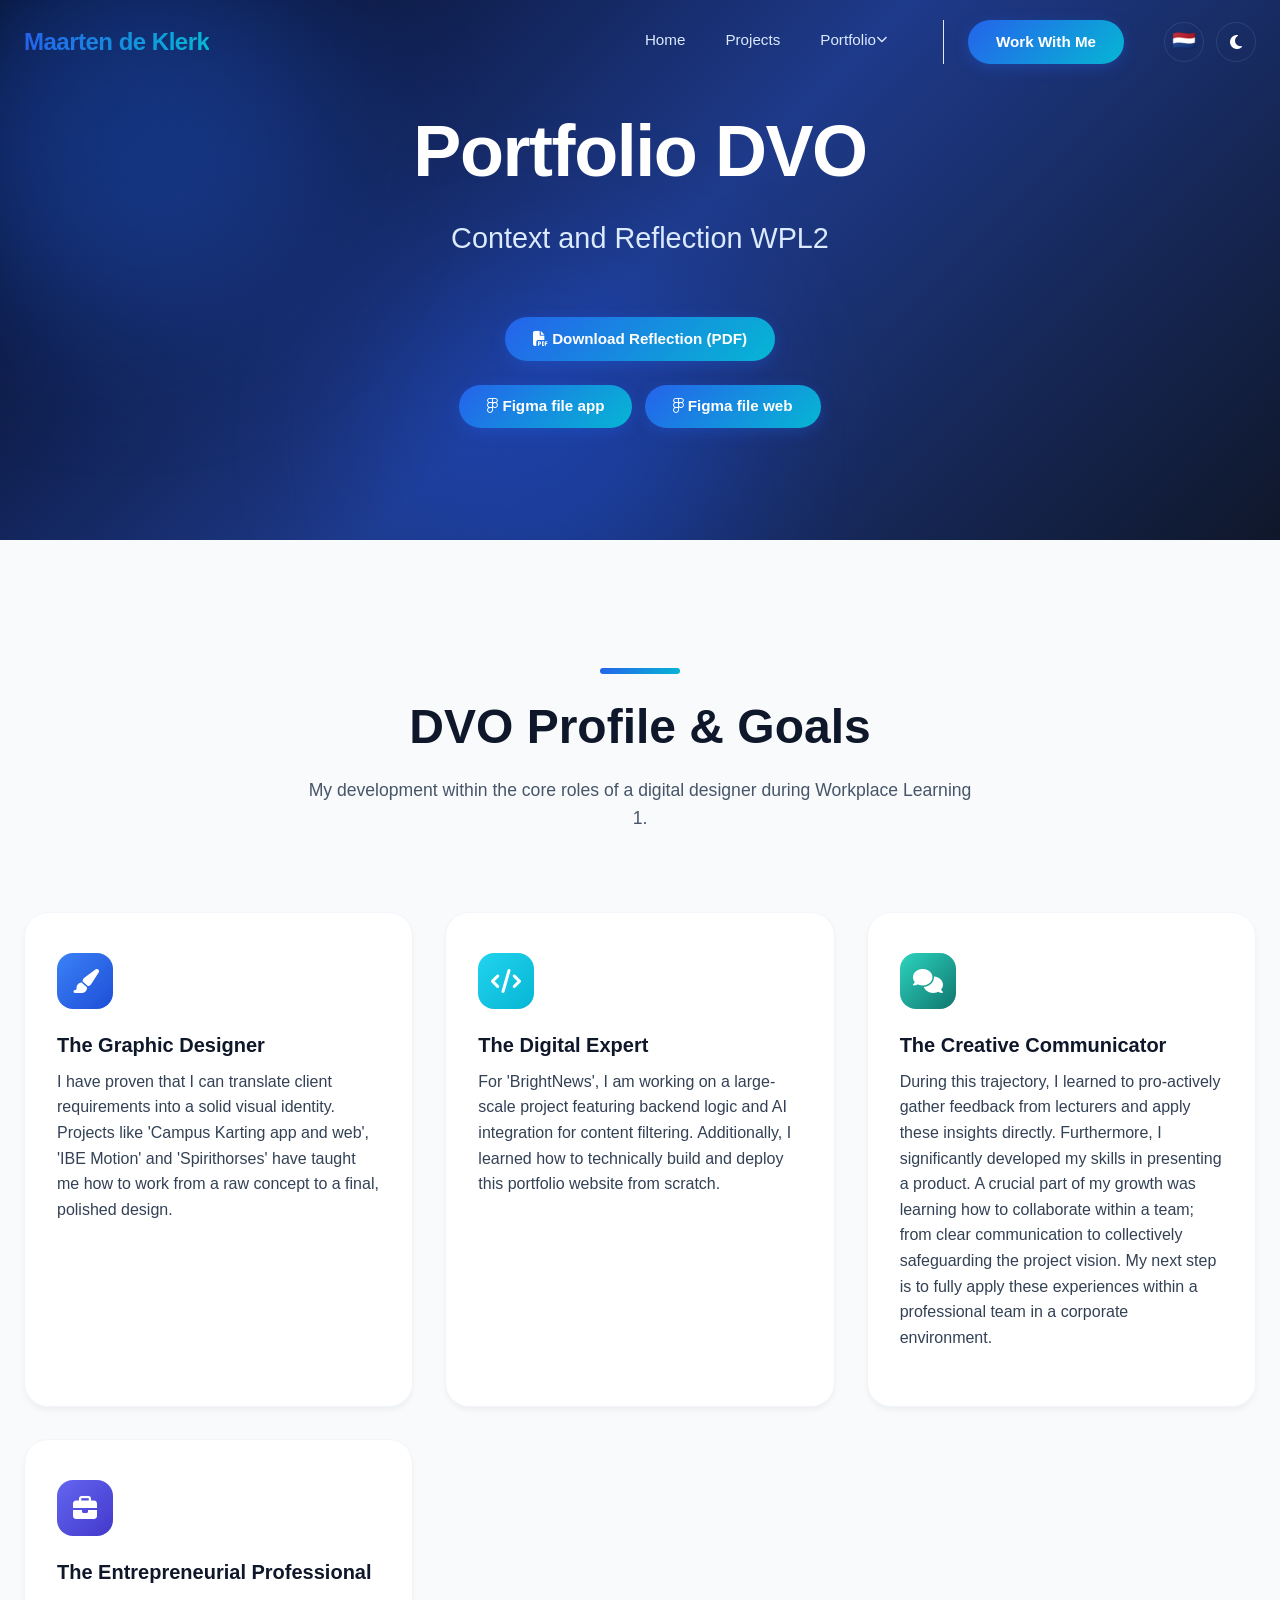
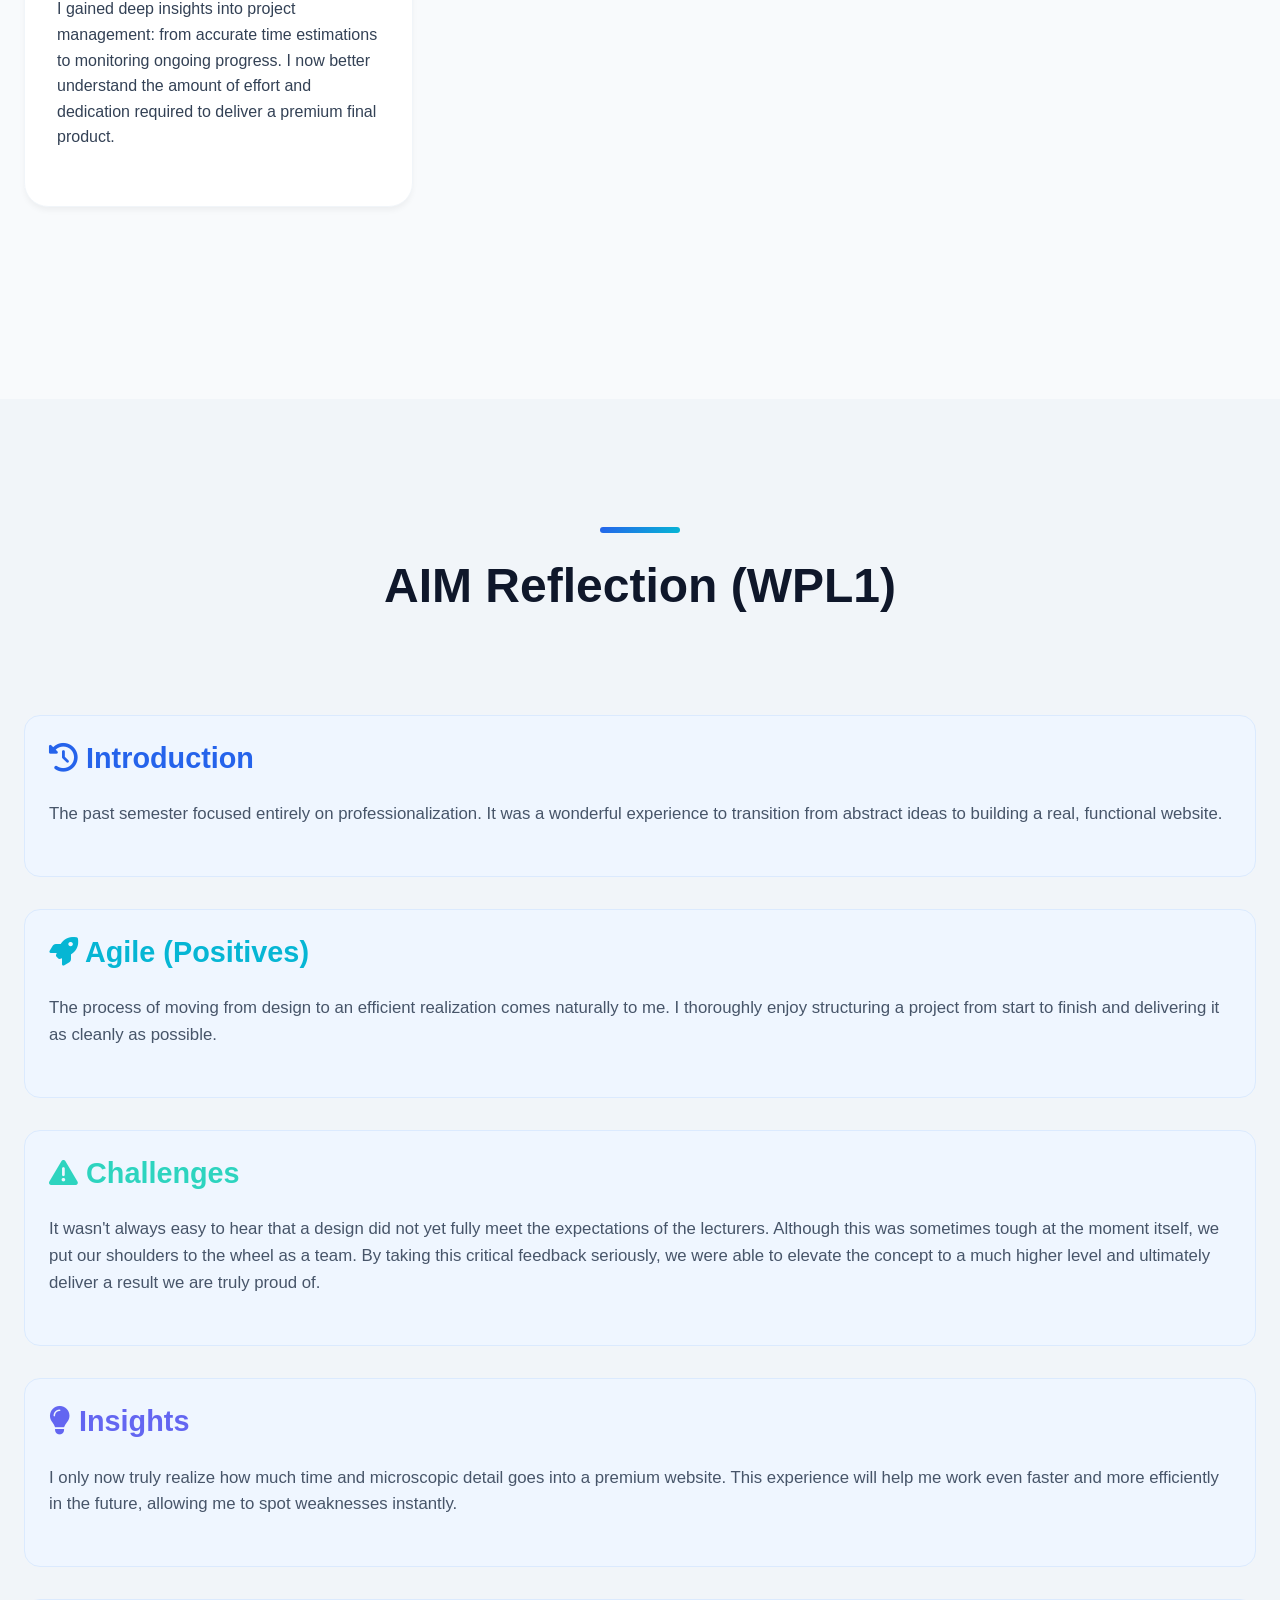
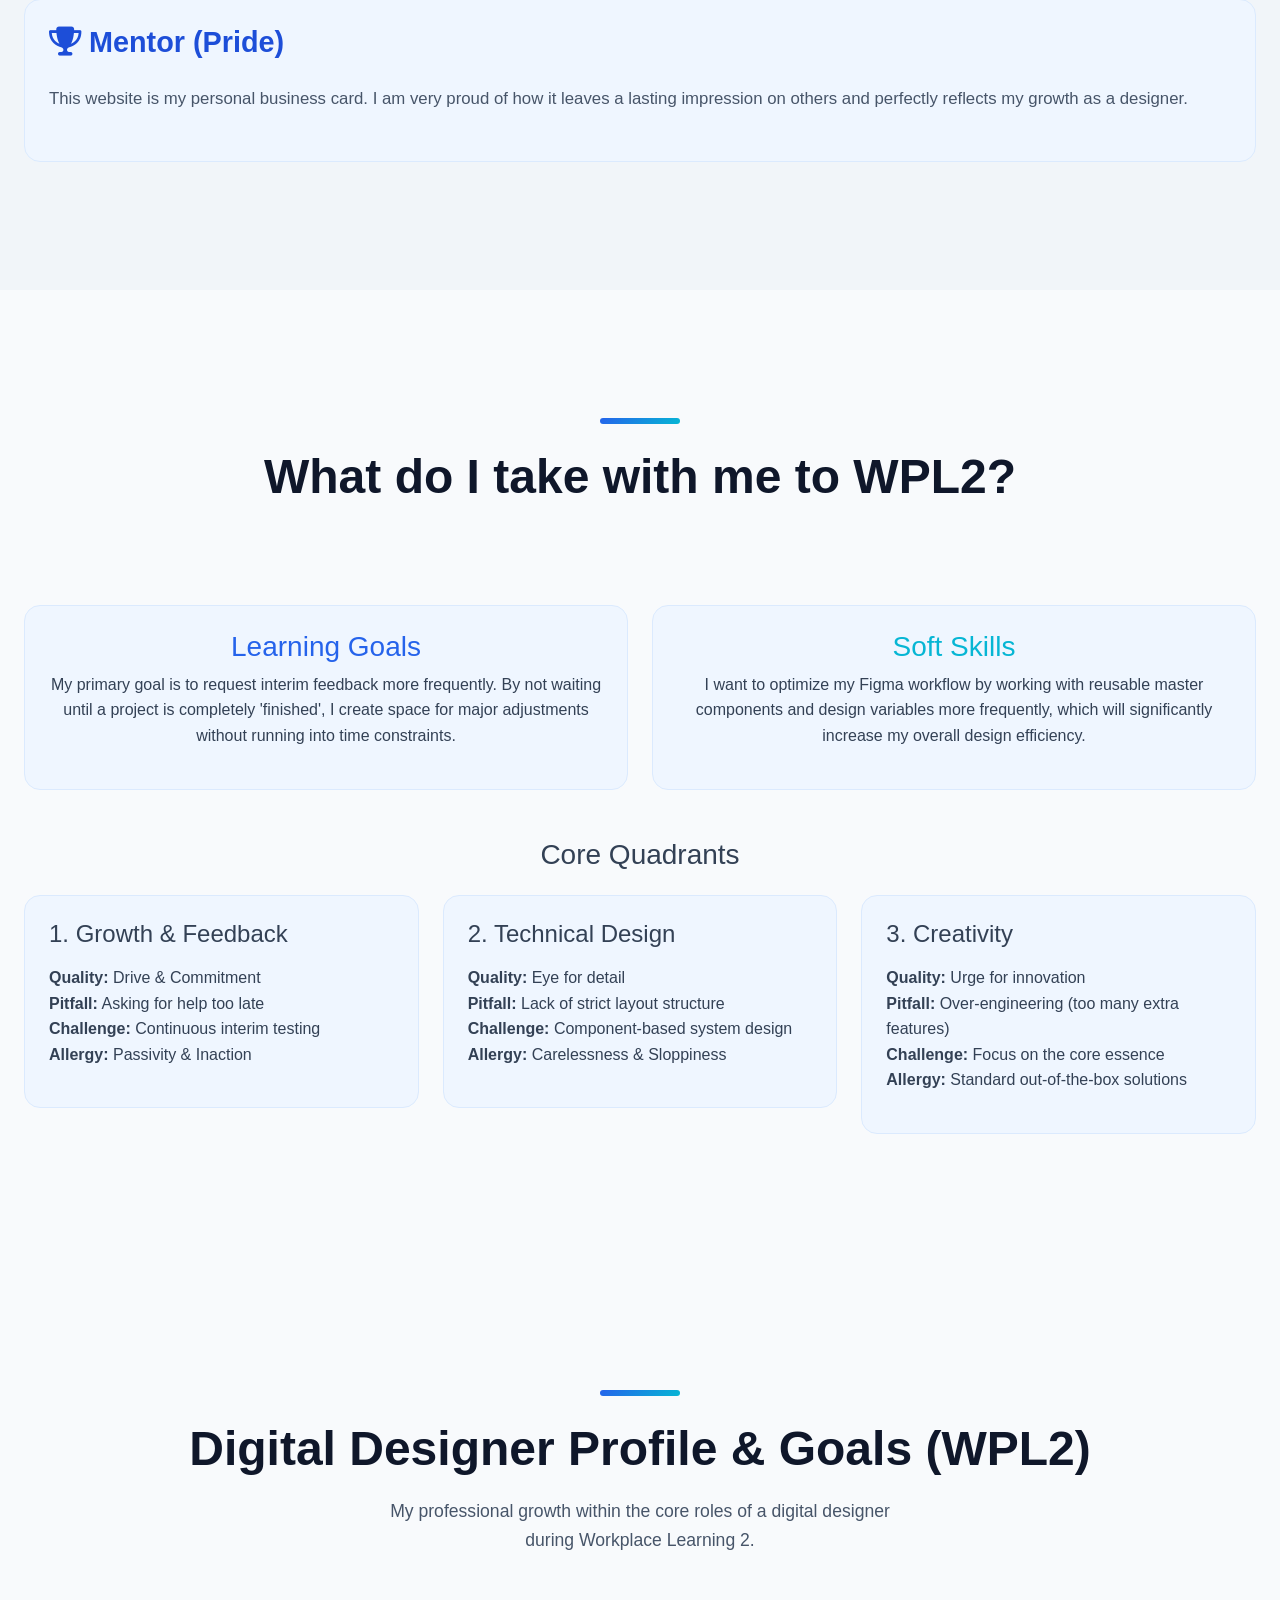
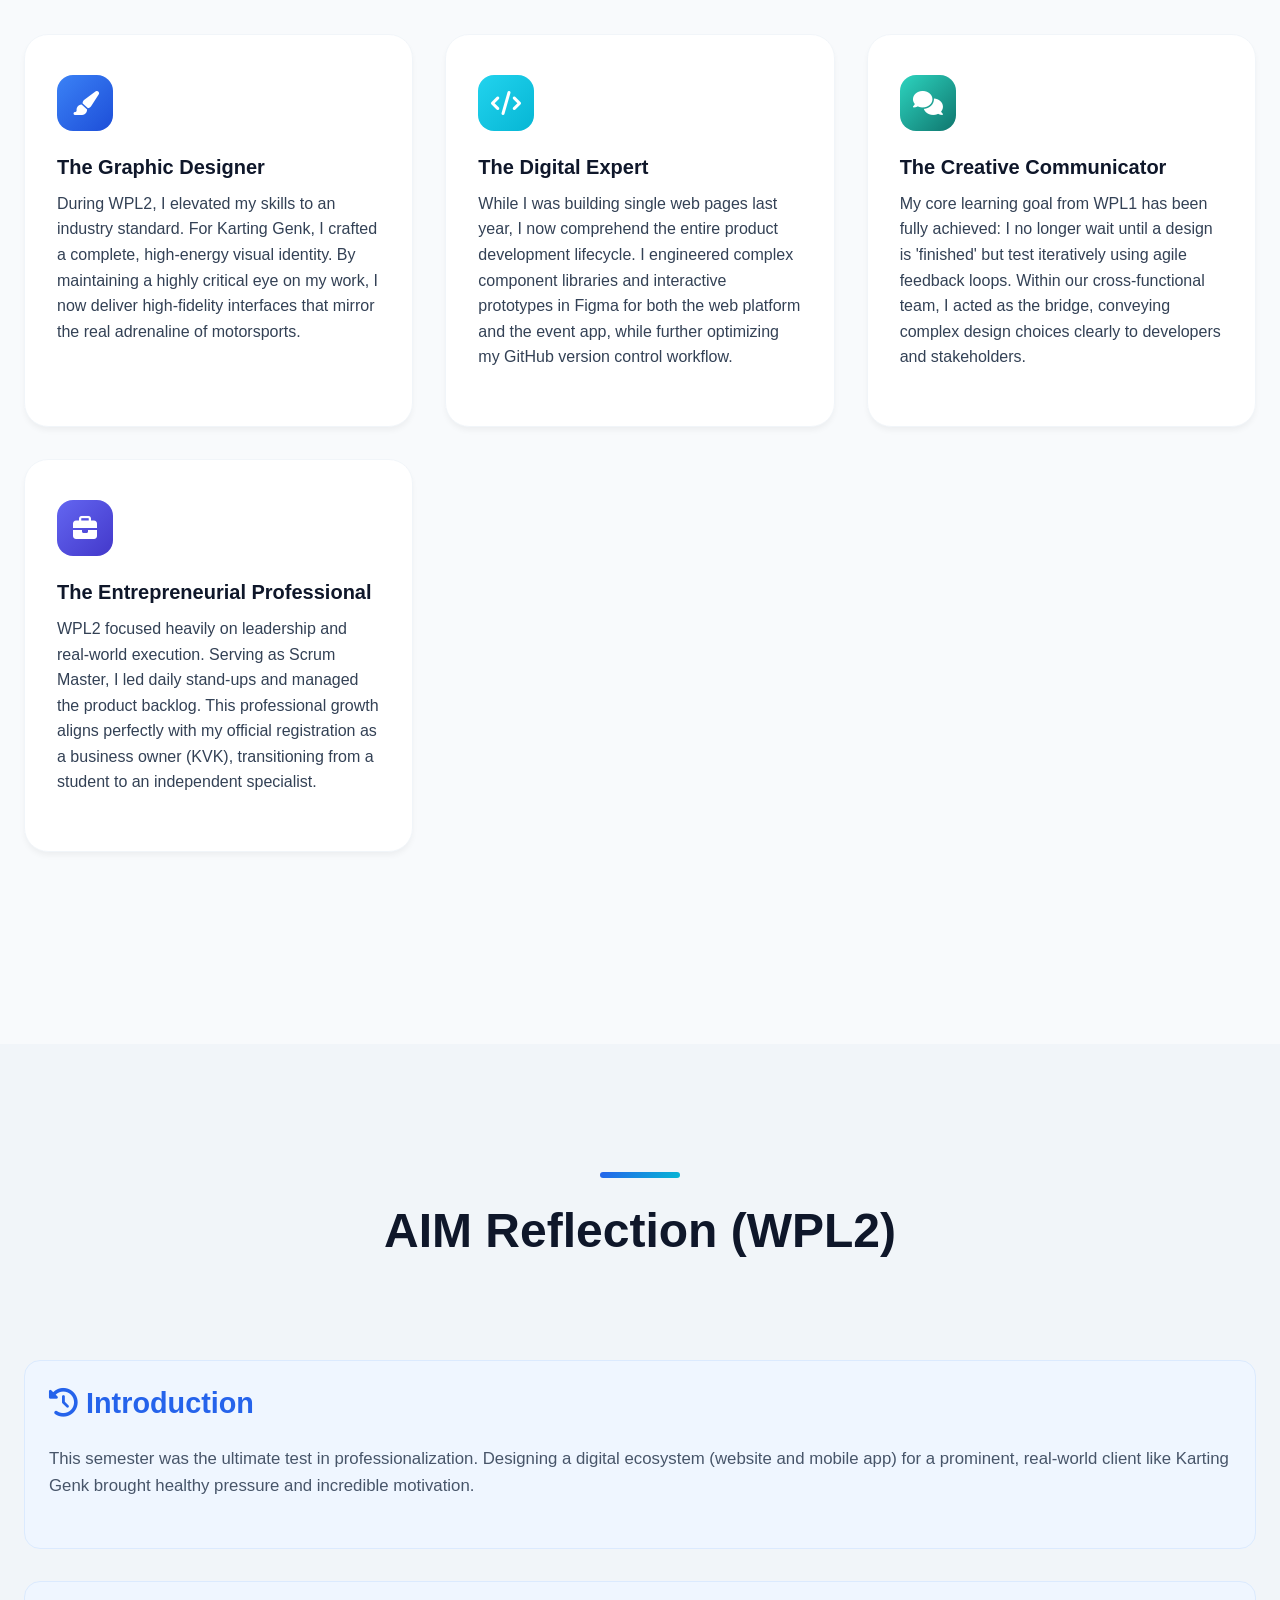
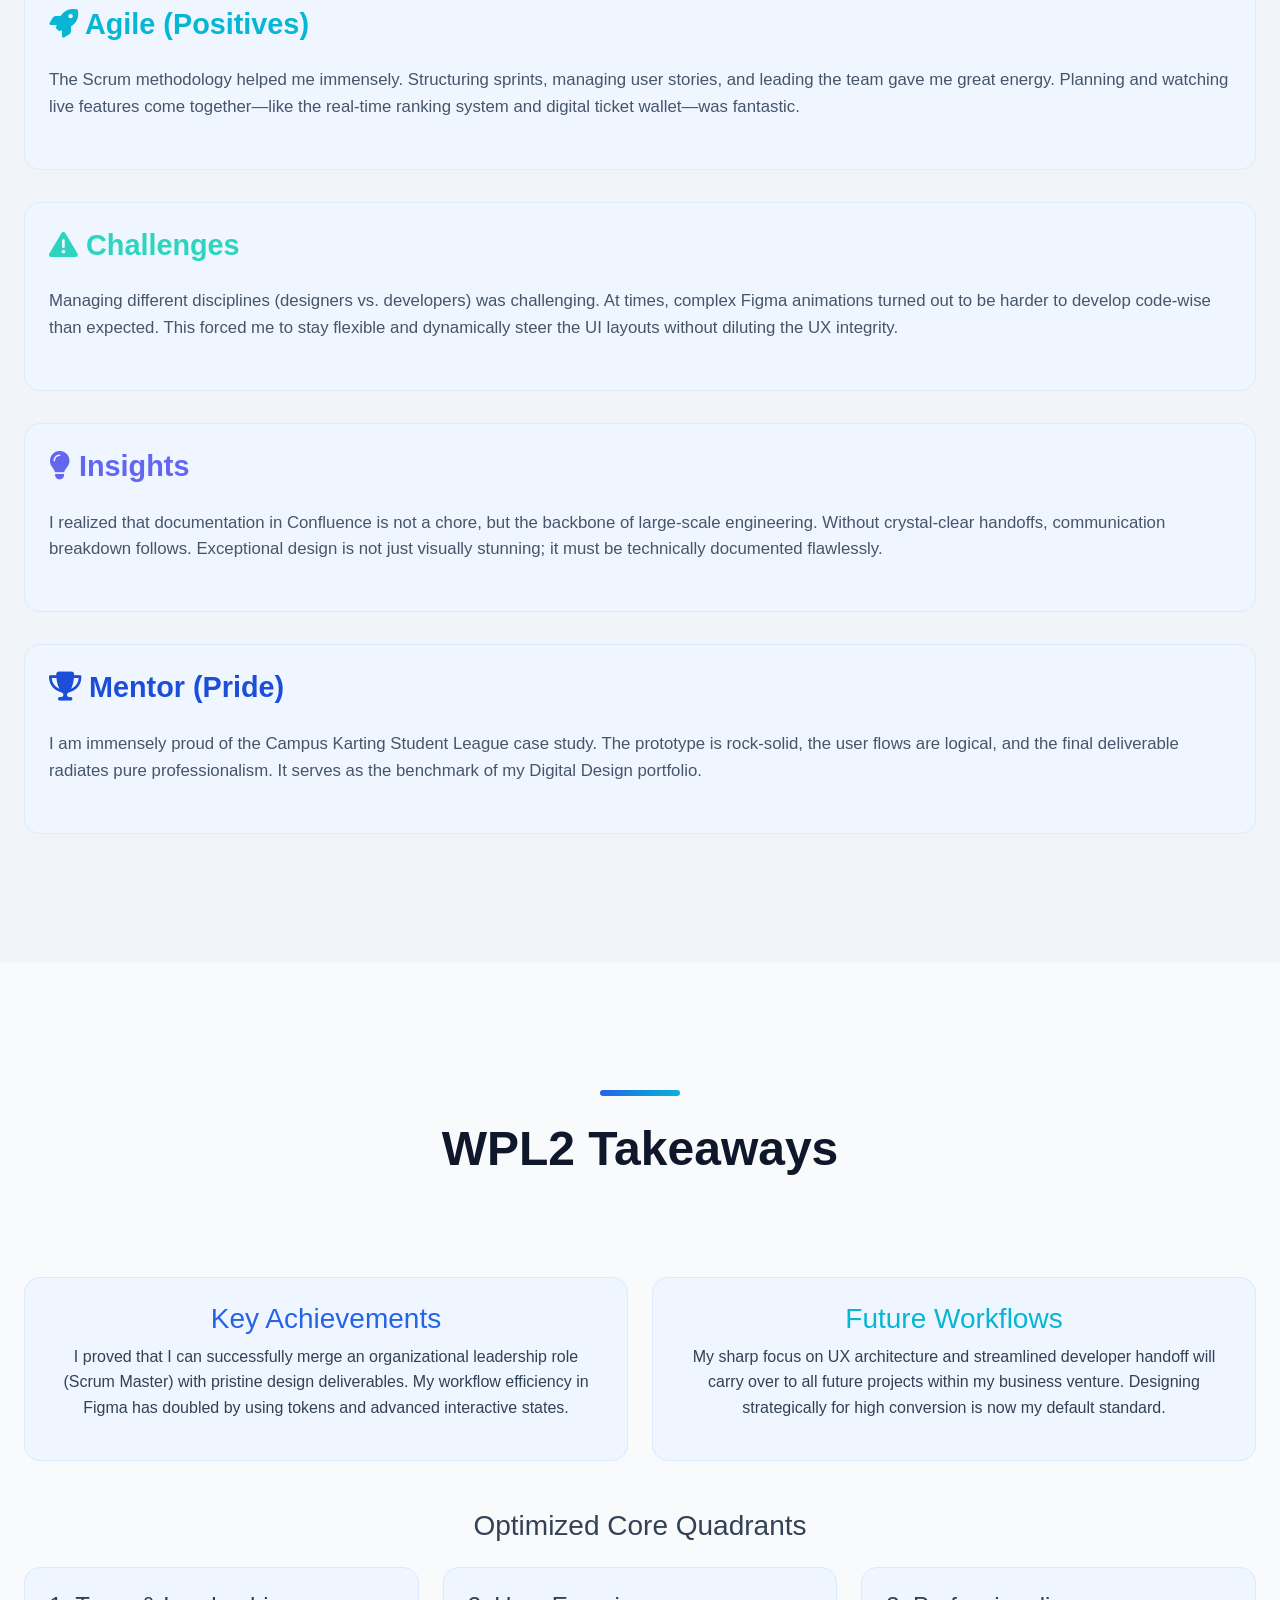
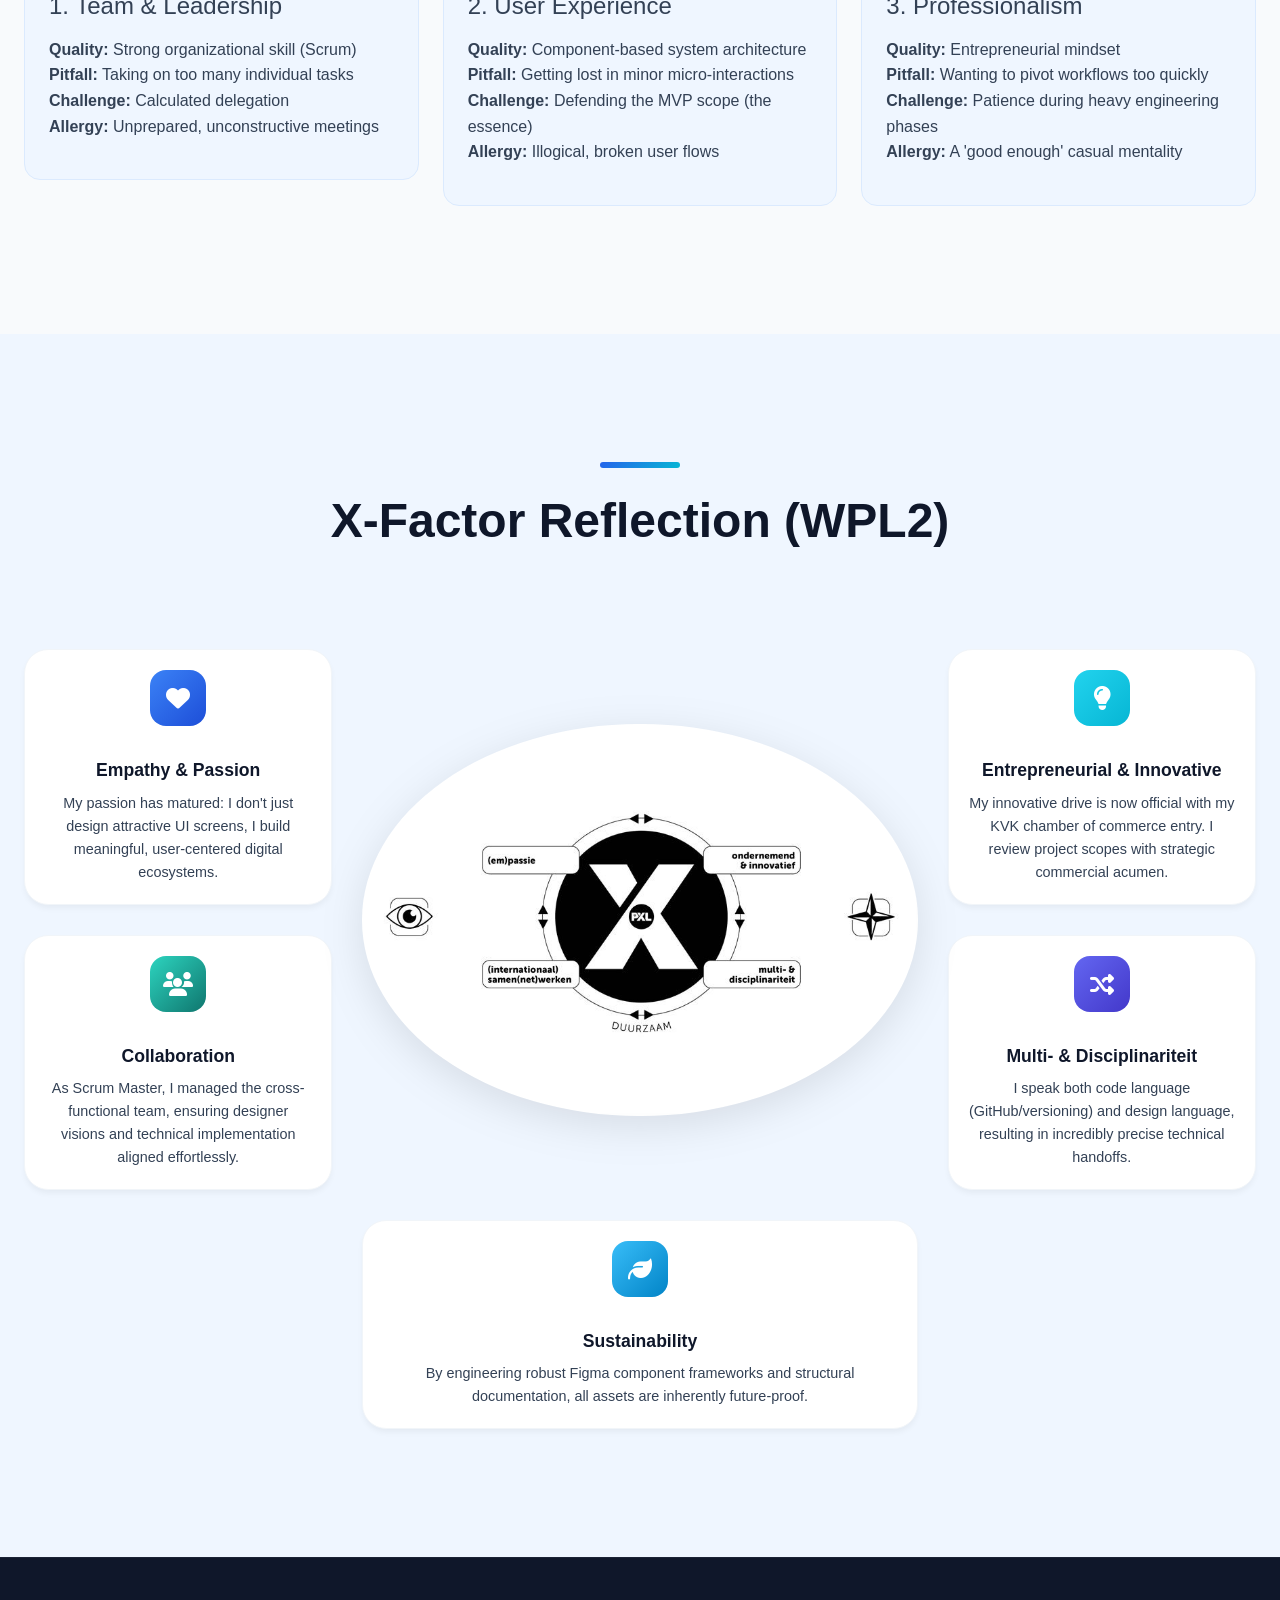
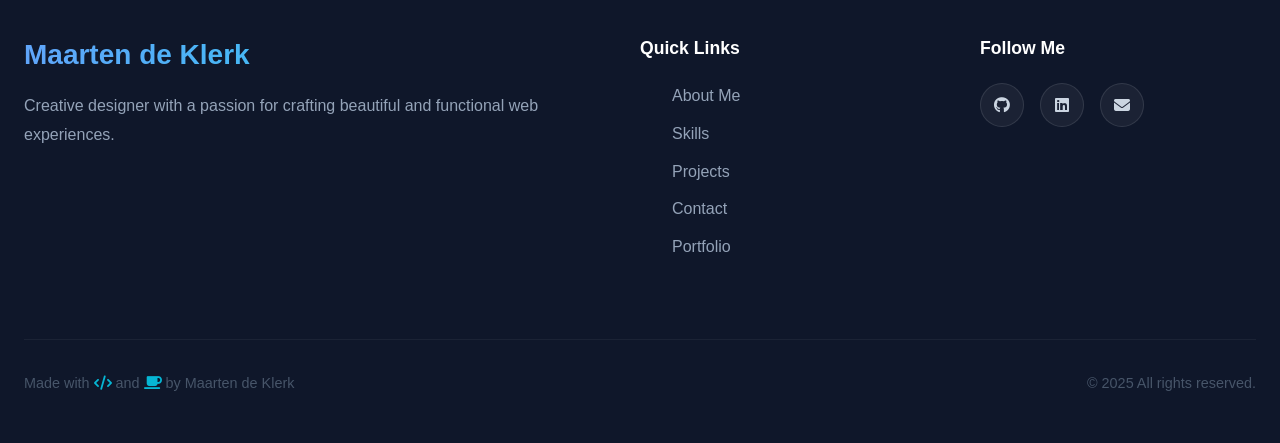
<file: WPL2-Portfolio/WPL2-en.html>
<!DOCTYPE html>
<html lang="en">
<head>
    <meta charset="UTF-8">
    <meta name="viewport" content="width=device-width, initial-scale=1.0">
    <title>Portfolio DVO | Maarten de Klerk</title>

    <link href="https://cdn.jsdelivr.net/npm/bootstrap@5.3.0/dist/css/bootstrap.min.css" rel="stylesheet">
    <link href="https://cdnjs.cloudflare.com/ajax/libs/font-awesome/6.4.0/css/all.min.css" rel="stylesheet">

    <link rel="stylesheet" href="../style.css">
    <link href="https://unpkg.com/aos@2.3.1/dist/aos.css" rel="stylesheet">
    <link id="favicon" rel="icon" href="data:image/svg+xml,<svg xmlns=%22http://www.w3.org/2000/svg%22 viewBox=%220 0 100 100%22><text y=%22.9em%22 font-size=%2290%22>👋</text></svg>">
</head>

<body class="home-page">
<nav class="navbar scrolled" id="navbar">
    <div class="nav-container">
        <a href="../index-en.html" class="nav-logo">Maarten de Klerk</a>

        <div class="nav-menu" id="navMenu">
            <a href="../index-en.html" class="nav-link">Home</a>
            <a href="../projects-en.html" class="nav-link">Projects</a>

            <div class="nav-dropdown">
                <a href="#" class="nav-link dropdown-toggle">Portfolio <i class="fas fa-chevron-down" style="font-size: 0.7rem;"></i></a>
                <div class="dropdown-content">
                    <div class="dropdown-inner">
                        <a href="../WPL1-Portfolio/WPL1-en.html"><i class="fas fa-folder-open"></i> WPL 1</a>
                        <a href="../WPL2-Portfolio/WPL2-en.html"><i class="fas fa-rocket"></i> WPL 2</a>
                    </div>
                </div>
            </div>

            <div class="nav-actions">
                <a href="../index-en.html#contact" class="nav-btn">Work With Me</a>
            </div>

            <div class="nav-tools">
                <a href="WPL2-nl.html" class="tool-btn language-toggle" aria-label="Switch to Dutch">
                    <span style="font-size: 1.2rem;">🇳🇱</span>
                </a>
                <button class="tool-btn theme-toggle" aria-label="Toggle Dark Mode">
                    <i class="fas fa-moon"></i>
                </button>
            </div>
        </div>

        <button class="nav-toggle" id="navToggle">
            <i class="fas fa-bars"></i>
        </button>
    </div>
</nav>

<header class="hero" style="min-height: 60vh;">
    <div class="hero-bg">
        <div class="blob blob-1"></div>
        <div class="blob blob-3"></div>
    </div>
    <div class="hero-content">
        <h1 class="hero-title" data-aos="fade-up">Portfolio DVO</h1>
        <p class="hero-subtitle" data-aos="fade-up" data-aos-delay="100">Context and Reflection WPL2</p>
        <a href="../assets/Opdracht%20eindreflectie%20WPL2_DeKlerk_Maarten.pdf" download class="nav-btn mt-4" data-aos="fade-up" data-aos-delay="200" style="text-decoration: none; display: inline-block;">
            <i class="fas fa-file-pdf"></i> Download Reflection (PDF)
        </a><br>
        <a href="https://www.figma.com/design/uVIVMtHAuVKpu4QCEdKCjQ/WPL2--Karting-Genk?node-id=2387-3727&t=FxG8ilvkE2SU11pd-1" download class="nav-btn mt-4" data-aos="fade-up" data-aos-delay="200" style="text-decoration: none; display: inline-block; margin-right: 0.5rem;">
            <i class="fab fa-figma"></i> Figma file app
        </a>
        <a href="https://www.figma.com/design/uVIVMtHAuVKpu4QCEdKCjQ/WPL2--Karting-Genk?node-id=111-2&t=FxG8ilvkE2SU11pd-1" download class="nav-btn mt-4" data-aos="fade-up" data-aos-delay="200" style="text-decoration: none; display: inline-block;">
            <i class="fab fa-figma"></i> Figma file web
        </a>
    </div>
</header>

<section class="section">
    <div class="container">
        <div class="section-header">
            <div class="section-line"></div>
            <h2 class="section-title">DVO Profile & Goals</h2>
            <p class="section-description">My development within the core roles of a digital designer during Workplace Learning 1.</p>
        </div>

        <div class="skills-grid">
            <div class="skill-card" data-aos="fade-up">
                <div class="skill-icon icon-primary-blue"><i class="fas fa-paint-brush"></i></div>
                <h3>The Graphic Designer</h3>
                <p>I have proven that I can translate client requirements into a solid visual identity. Projects like 'Campus Karting app and web', 'IBE Motion' and 'Spirithorses' have taught me how to work from a raw concept to a final, polished design.</p>
                <div class="skill-bar"></div>
            </div>

            <div class="skill-card" data-aos="fade-up" data-aos-delay="100">
                <div class="skill-icon icon-cyan"><i class="fas fa-code"></i></div>
                <h3>The Digital Expert</h3>
                <p>For 'BrightNews', I am working on a large-scale project featuring backend logic and AI integration for content filtering. Additionally, I learned how to technically build and deploy this portfolio website from scratch.</p>
                <div class="skill-bar"></div>
            </div>

            <div class="skill-card" data-aos="fade-up" data-aos-delay="200">
                <div class="skill-icon icon-teal"><i class="fas fa-comments"></i></div>
                <h3>The Creative Communicator</h3>
                <p>During this trajectory, I learned to pro-actively gather feedback from lecturers and apply these insights directly. Furthermore, I significantly developed my skills in presenting a product. A crucial part of my growth was learning how to collaborate within a team; from clear communication to collectively safeguarding the project vision. My next step is to fully apply these experiences within a professional team in a corporate environment.</p>
                <div class="skill-bar"></div>
            </div>

            <div class="skill-card" data-aos="fade-up" data-aos-delay="300">
                <div class="skill-icon icon-indigo"><i class="fas fa-briefcase"></i></div>
                <h3>The Entrepreneurial Professional</h3>
                <p>I gained deep insights into project management: from accurate time estimations to monitoring ongoing progress. I now better understand the amount of effort and dedication required to deliver a premium final product.</p>
                <div class="skill-bar"></div>
            </div>
        </div>
    </div>
</section>

<section class="section" style="background: var(--gray-100);">
    <div class="container">
        <div class="section-header">
            <div class="section-line"></div>
            <h2 class="section-title">AIM Reflection (WPL1)</h2>
        </div>

        <div class="about-text">
            <div class="stat-card" style="margin-bottom: 2rem; text-align: left;">
                <h3 style="color: var(--blue-600);"><i class="fas fa-history"></i> Introduction</h3>
                <p>The past semester focused entirely on professionalization. It was a wonderful experience to transition from abstract ideas to building a real, functional website.</p>
            </div>

            <div class="stat-card" style="margin-bottom: 2rem; text-align: left;">
                <h3 style="color: var(--cyan-500);"><i class="fas fa-rocket"></i> Agile (Positives)</h3>
                <p>The process of moving from design to an efficient realization comes naturally to me. I thoroughly enjoy structuring a project from start to finish and delivering it as cleanly as possible.</p>
            </div>

            <div class="stat-card" style="margin-bottom: 2rem; text-align: left;">
                <h3 style="color: var(--teal-400);"><i class="fas fa-exclamation-triangle"></i> Challenges</h3>
                <p>It wasn't always easy to hear that a design did not yet fully meet the expectations of the lecturers. Although this was sometimes tough at the moment itself, we put our shoulders to the wheel as a team. By taking this critical feedback seriously, we were able to elevate the concept to a much higher level and ultimately deliver a result we are truly proud of.</p>
            </div>

            <div class="stat-card" style="margin-bottom: 2rem; text-align: left;">
                <h3 style="color: var(--indigo-500);"><i class="fas fa-lightbulb"></i> Insights</h3>
                <p>I only now truly realize how much time and microscopic detail goes into a premium website. This experience will help me work even faster and more efficiently in the future, allowing me to spot weaknesses instantly.</p>
            </div>

            <div class="stat-card" style="text-align: left;">
                <h3 style="color: var(--blue-700);"><i class="fas fa-trophy"></i> Mentor (Pride)</h3>
                <p>This website is my personal business card. I am very proud of how it leaves a lasting impression on others and perfectly reflects my growth as a designer.</p>
            </div>
        </div>
    </div>
</section>

<section class="section">
    <div class="container">
        <div class="section-header">
            <div class="section-line"></div>
            <h2 class="section-title">What do I take with me to WPL2?</h2>
        </div>

        <div class="row g-4 mb-5">
            <div class="col-md-6">
                <div class="stat-card h-100">
                    <h3 style="color: var(--blue-600);">Learning Goals</h3>
                    <p>My primary goal is to request interim feedback more frequently. By not waiting until a project is completely 'finished', I create space for major adjustments without running into time constraints.</p>
                </div>
            </div>
            <div class="col-md-6">
                <div class="stat-card h-100">
                    <h3 style="color: var(--cyan-500);">Soft Skills</h3>
                    <p>I want to optimize my Figma workflow by working with reusable master components and design variables more frequently, which will significantly increase my overall design efficiency.</p>
                </div>
            </div>
        </div>

        <h3 class="mb-4 text-center">Core Quadrants</h3>
        <div class="row g-4">
            <div class="col-md-4">
                <div class="stat-card text-start">
                    <h4 class="mb-3">1. Growth & Feedback</h4>
                    <ul class="list-unstyled">
                        <li><strong>Quality:</strong> Drive & Commitment</li>
                        <li><strong>Pitfall:</strong> Asking for help too late</li>
                        <li><strong>Challenge:</strong> Continuous interim testing</li>
                        <li><strong>Allergy:</strong> Passivity & Inaction</li>
                    </ul>
                </div>
            </div>
            <div class="col-md-4">
                <div class="stat-card text-start">
                    <h4 class="mb-3">2. Technical Design</h4>
                    <ul class="list-unstyled">
                        <li><strong>Quality:</strong> Eye for detail</li>
                        <li><strong>Pitfall:</strong> Lack of strict layout structure</li>
                        <li><strong>Challenge:</strong> Component-based system design</li>
                        <li><strong>Allergy:</strong> Carelessness & Sloppiness</li>
                    </ul>
                </div>
            </div>
            <div class="col-md-4">
                <div class="stat-card text-start">
                    <h4 class="mb-3">3. Creativity</h4>
                    <ul class="list-unstyled">
                        <li><strong>Quality:</strong> Urge for innovation</li>
                        <li><strong>Pitfall:</strong> Over-engineering (too many extra features)</li>
                        <li><strong>Challenge:</strong> Focus on the core essence</li>
                        <li><strong>Allergy:</strong> Standard out-of-the-box solutions</li>
                    </ul>
                </div>
            </div>
        </div>
    </div>
</section>

<section class="section">
    <div class="container">
        <div class="section-header">
            <div class="section-line"></div>
            <h2 class="section-title">Digital Designer Profile & Goals (WPL2)</h2>
            <p class="section-description">My professional growth within the core roles of a digital designer <br>during Workplace Learning 2.</p>
        </div>

        <div class="skills-grid">
            <div class="skill-card" data-aos="fade-up">
                <div class="skill-icon icon-primary-blue"><i class="fas fa-paint-brush"></i></div>
                <h3>The Graphic Designer</h3>
                <p>During WPL2, I elevated my skills to an industry standard. For Karting Genk, I crafted a complete, high-energy visual identity. By maintaining a highly critical eye on my work, I now deliver high-fidelity interfaces that mirror the real adrenaline of motorsports.</p>
                <div class="skill-bar"></div>
            </div>

            <div class="skill-card" data-aos="fade-up" data-aos-delay="100">
                <div class="skill-icon icon-cyan"><i class="fas fa-code"></i></div>
                <h3>The Digital Expert</h3>
                <p>While I was building single web pages last year, I now comprehend the entire product development lifecycle. I engineered complex component libraries and interactive prototypes in Figma for both the web platform and the event app, while further optimizing my GitHub version control workflow.</p>
                <div class="skill-bar"></div>
            </div>

            <div class="skill-card" data-aos="fade-up" data-aos-delay="200">
                <div class="skill-icon icon-teal"><i class="fas fa-comments"></i></div>
                <h3>The Creative Communicator</h3>
                <p>My core learning goal from WPL1 has been fully achieved: I no longer wait until a design is 'finished' but test iteratively using agile feedback loops. Within our cross-functional team, I acted as the bridge, conveying complex design choices clearly to developers and stakeholders.</p>
                <div class="skill-bar"></div>
            </div>

            <div class="skill-card" data-aos="fade-up" data-aos-delay="300">
                <div class="skill-icon icon-indigo"><i class="fas fa-briefcase"></i></div>
                <h3>The Entrepreneurial Professional</h3>
                <p>WPL2 focused heavily on leadership and real-world execution. Serving as Scrum Master, I led daily stand-ups and managed the product backlog. This professional growth aligns perfectly with my official registration as a business owner (KVK), transitioning from a student to an independent specialist.</p>
                <div class="skill-bar"></div>
            </div>
        </div>
    </div>
</section>

<section class="section" style="background: var(--gray-100);">
    <div class="container">
        <div class="section-header">
            <div class="section-line"></div>
            <h2 class="section-title">AIM Reflection (WPL2)</h2>
        </div>

        <div class="about-text">
            <div class="stat-card" style="margin-bottom: 2rem; text-align: left;">
                <h3 style="color: var(--blue-600);"><i class="fas fa-history"></i> Introduction</h3>
                <p>This semester was the ultimate test in professionalization. Designing a digital ecosystem (website and mobile app) for a prominent, real-world client like Karting Genk brought healthy pressure and incredible motivation.</p>
            </div>

            <div class="stat-card" style="margin-bottom: 2rem; text-align: left;">
                <h3 style="color: var(--cyan-500);"><i class="fas fa-rocket"></i> Agile (Positives)</h3>
                <p>The Scrum methodology helped me immensely. Structuring sprints, managing user stories, and leading the team gave me great energy. Planning and watching live features come together—like the real-time ranking system and digital ticket wallet—was fantastic.</p>
            </div>

            <div class="stat-card" style="margin-bottom: 2rem; text-align: left;">
                <h3 style="color: var(--teal-400);"><i class="fas fa-exclamation-triangle"></i> Challenges</h3>
                <p>Managing different disciplines (designers vs. developers) was challenging. At times, complex Figma animations turned out to be harder to develop code-wise than expected. This forced me to stay flexible and dynamically steer the UI layouts without diluting the UX integrity.</p>
            </div>

            <div class="stat-card" style="margin-bottom: 2rem; text-align: left;">
                <h3 style="color: var(--indigo-500);"><i class="fas fa-lightbulb"></i> Insights</h3>
                <p>I realized that documentation in Confluence is not a chore, but the backbone of large-scale engineering. Without crystal-clear handoffs, communication breakdown follows. Exceptional design is not just visually stunning; it must be technically documented flawlessly.</p>
            </div>

            <div class="stat-card" style="text-align: left;">
                <h3 style="color: var(--blue-700);"><i class="fas fa-trophy"></i> Mentor (Pride)</h3>
                <p>I am immensely proud of the Campus Karting Student League case study. The prototype is rock-solid, the user flows are logical, and the final deliverable radiates pure professionalism. It serves as the benchmark of my Digital Design portfolio.</p>
            </div>
        </div>
    </div>
</section>

<section class="section">
    <div class="container">
        <div class="section-header">
            <div class="section-line"></div>
            <h2 class="section-title">WPL2 Takeaways</h2>
        </div>

        <div class="row g-4 mb-5">
            <div class="col-md-6">
                <div class="stat-card h-100">
                    <h3 style="color: var(--blue-600);">Key Achievements</h3>
                    <p>I proved that I can successfully merge an organizational leadership role (Scrum Master) with pristine design deliverables. My workflow efficiency in Figma has doubled by using tokens and advanced interactive states.</p>
                </div>
            </div>
            <div class="col-md-6">
                <div class="stat-card h-100">
                    <h3 style="color: var(--cyan-500);">Future Workflows</h3>
                    <p>My sharp focus on UX architecture and streamlined developer handoff will carry over to all future projects within my business venture. Designing strategically for high conversion is now my default standard.</p>
                </div>
            </div>
        </div>

        <h3 class="mb-4 text-center">Optimized Core Quadrants</h3>
        <div class="row g-4">
            <div class="col-md-4">
                <div class="stat-card text-start">
                    <h4 class="mb-3">1. Team & Leadership</h4>
                    <ul class="list-unstyled">
                        <li><strong>Quality:</strong> Strong organizational skill (Scrum)</li>
                        <li><strong>Pitfall:</strong> Taking on too many individual tasks</li>
                        <li><strong>Challenge:</strong> Calculated delegation</li>
                        <li><strong>Allergy:</strong> Unprepared, unconstructive meetings</li>
                    </ul>
                </div>
            </div>
            <div class="col-md-4">
                <div class="stat-card text-start">
                    <h4 class="mb-3">2. User Experience</h4>
                    <ul class="list-unstyled">
                        <li><strong>Quality:</strong> Component-based system architecture</li>
                        <li><strong>Pitfall:</strong> Getting lost in minor micro-interactions</li>
                        <li><strong>Challenge:</strong> Defending the MVP scope (the essence)</li>
                        <li><strong>Allergy:</strong> Illogical, broken user flows</li>
                    </ul>
                </div>
            </div>
            <div class="col-md-4">
                <div class="stat-card text-start">
                    <h4 class="mb-3">3. Professionalism</h4>
                    <ul class="list-unstyled">
                        <li><strong>Quality:</strong> Entrepreneurial mindset</li>
                        <li><strong>Pitfall:</strong> Wanting to pivot workflows too quickly</li>
                        <li><strong>Challenge:</strong> Patience during heavy engineering phases</li>
                        <li><strong>Allergy:</strong> A 'good enough' casual mentality</li>
                    </ul>
                </div>
            </div>
        </div>
    </div>
</section>

<section class="section contact-section">
    <div class="container">
        <div class="section-header">
            <div class="section-line"></div>
            <h2 class="section-title">X-Factor Reflection (WPL2)</h2>
        </div>

        <div class="x-factor-container">
            <div class="x-factor-center">
                <img src="../assets/PXL-X-factor.jpg" alt="PXL X-factor" class="x-factor-img">
            </div>

            <div class="x-card x-passie">
                <div class="skill-icon icon-primary-blue"><i class="fas fa-heart"></i></div>
                <h4>Empathy & Passion</h4>
                <p>My passion has matured: I don't just design attractive UI screens, I build meaningful, user-centered digital ecosystems.</p>
            </div>

            <div class="x-card x-ondernemend">
                <div class="skill-icon icon-cyan"><i class="fas fa-lightbulb"></i></div>
                <h4>Entrepreneurial & Innovative</h4>
                <p>My innovative drive is now official with my KVK chamber of commerce entry. I review project scopes with strategic commercial acumen.</p>
            </div>

            <div class="x-card x-samenwerken">
                <div class="skill-icon icon-teal"><i class="fas fa-users"></i></div>
                <h4>Collaboration</h4>
                <p>As Scrum Master, I managed the cross-functional team, ensuring designer visions and technical implementation aligned effortlessly.</p>
            </div>

            <div class="x-card x-multi">
                <div class="skill-icon icon-indigo"><i class="fas fa-random"></i></div>
                <h4>Multi- & Disciplinariteit</h4>
                <p>I speak both code language (GitHub/versioning) and design language, resulting in incredibly precise technical handoffs.</p>
            </div>

            <div class="x-card x-duurzaam">
                <div class="skill-icon icon-sky"><i class="fas fa-leaf"></i></div>
                <h4>Sustainability</h4>
                <p>By engineering robust Figma component frameworks and structural documentation, all assets are inherently future-proof.</p>
            </div>
        </div>
    </div>
</section>

<footer class="footer">
    <div class="container">
        <div class="footer-content">
            <div class="footer-col">
                <h3 class="footer-title">Maarten de Klerk</h3>
                <p>Creative designer with a passion for crafting beautiful and functional web experiences.</p>
            </div>

            <div class="footer-col">
                <h4>Quick Links</h4>
                <ul class="footer-links">
                    <li><a href="../index-en.html#about">About Me</a></li>
                    <li><a href="../index-en.html#skills">Skills</a></li>
                    <li><a href="../projects-en.html">Projects</a></li>
                    <li><a href="../index-en.html#contact">Contact</a></li>
                    <li><a href="WPL2-en.html">Portfolio</a></li>
                </ul>
            </div>

            <div class="footer-col">
                <h4>Follow Me</h4>
                <div class="footer-social">
                    <a href="https://github.com/MaartenDeKlerkPXL" target="_blank" rel="noopener" class="footer-social-link"><i class="fab fa-github"></i></a>
                    <a href="https://www.linkedin.com/in/maarten-deklerk0123/" target="_blank" rel="noopener" class="footer-social-link"><i class="fab fa-linkedin"></i></a>
                    <a href="mailto:maarten.dek.lerk@student.pxl.be" class="footer-social-link"><i class="fas fa-envelope"></i></a>
                </div>
            </div>
        </div>

        <div class="footer-bottom">
            <p>Made with <i class="fas fa-code"></i> and <i class="fas fa-coffee"></i> by Maarten de Klerk</p>
            <p>© 2025 All rights reserved.</p>
        </div>
    </div>
</footer>

<script src="https://unpkg.com/aos@2.3.1/dist/aos.js"></script>
<script src="../script.js"></script>
<script>AOS.init({ duration: 1000, once: true });</script>
</body>
</html>
</file>
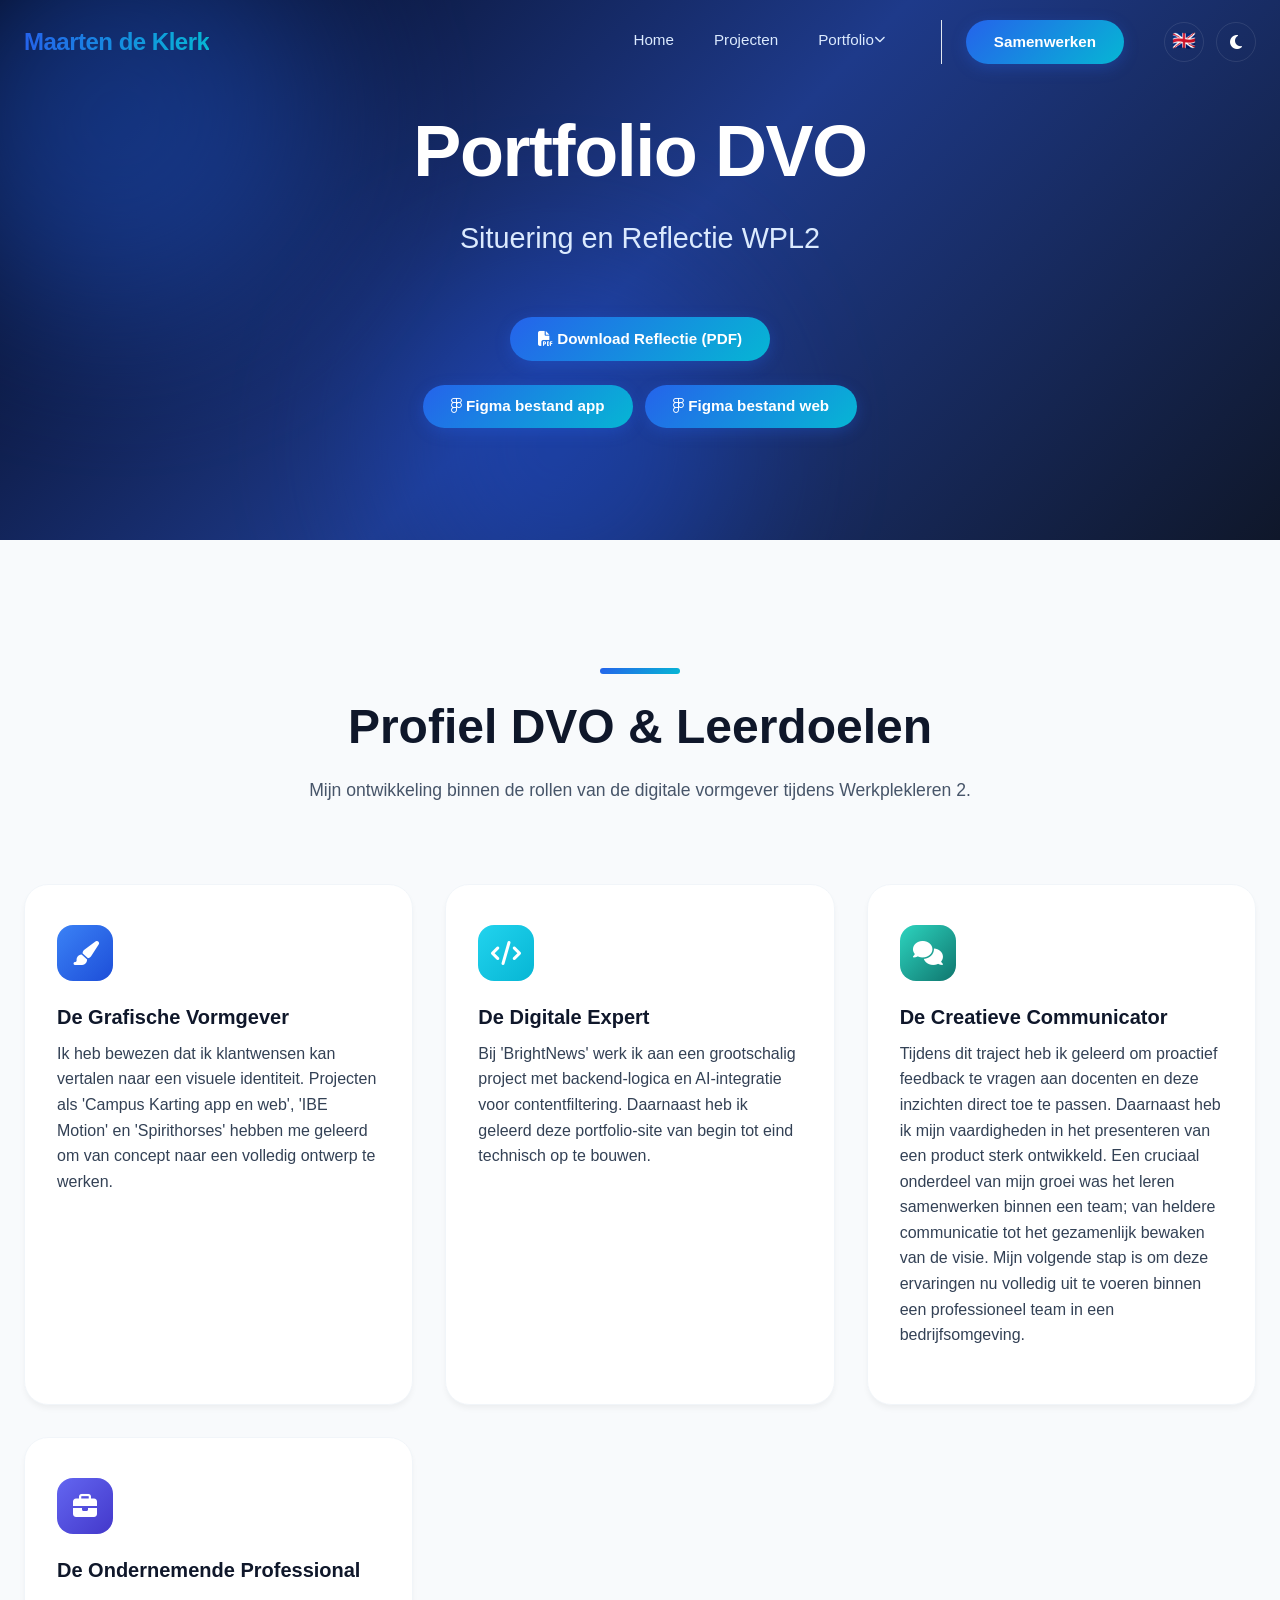
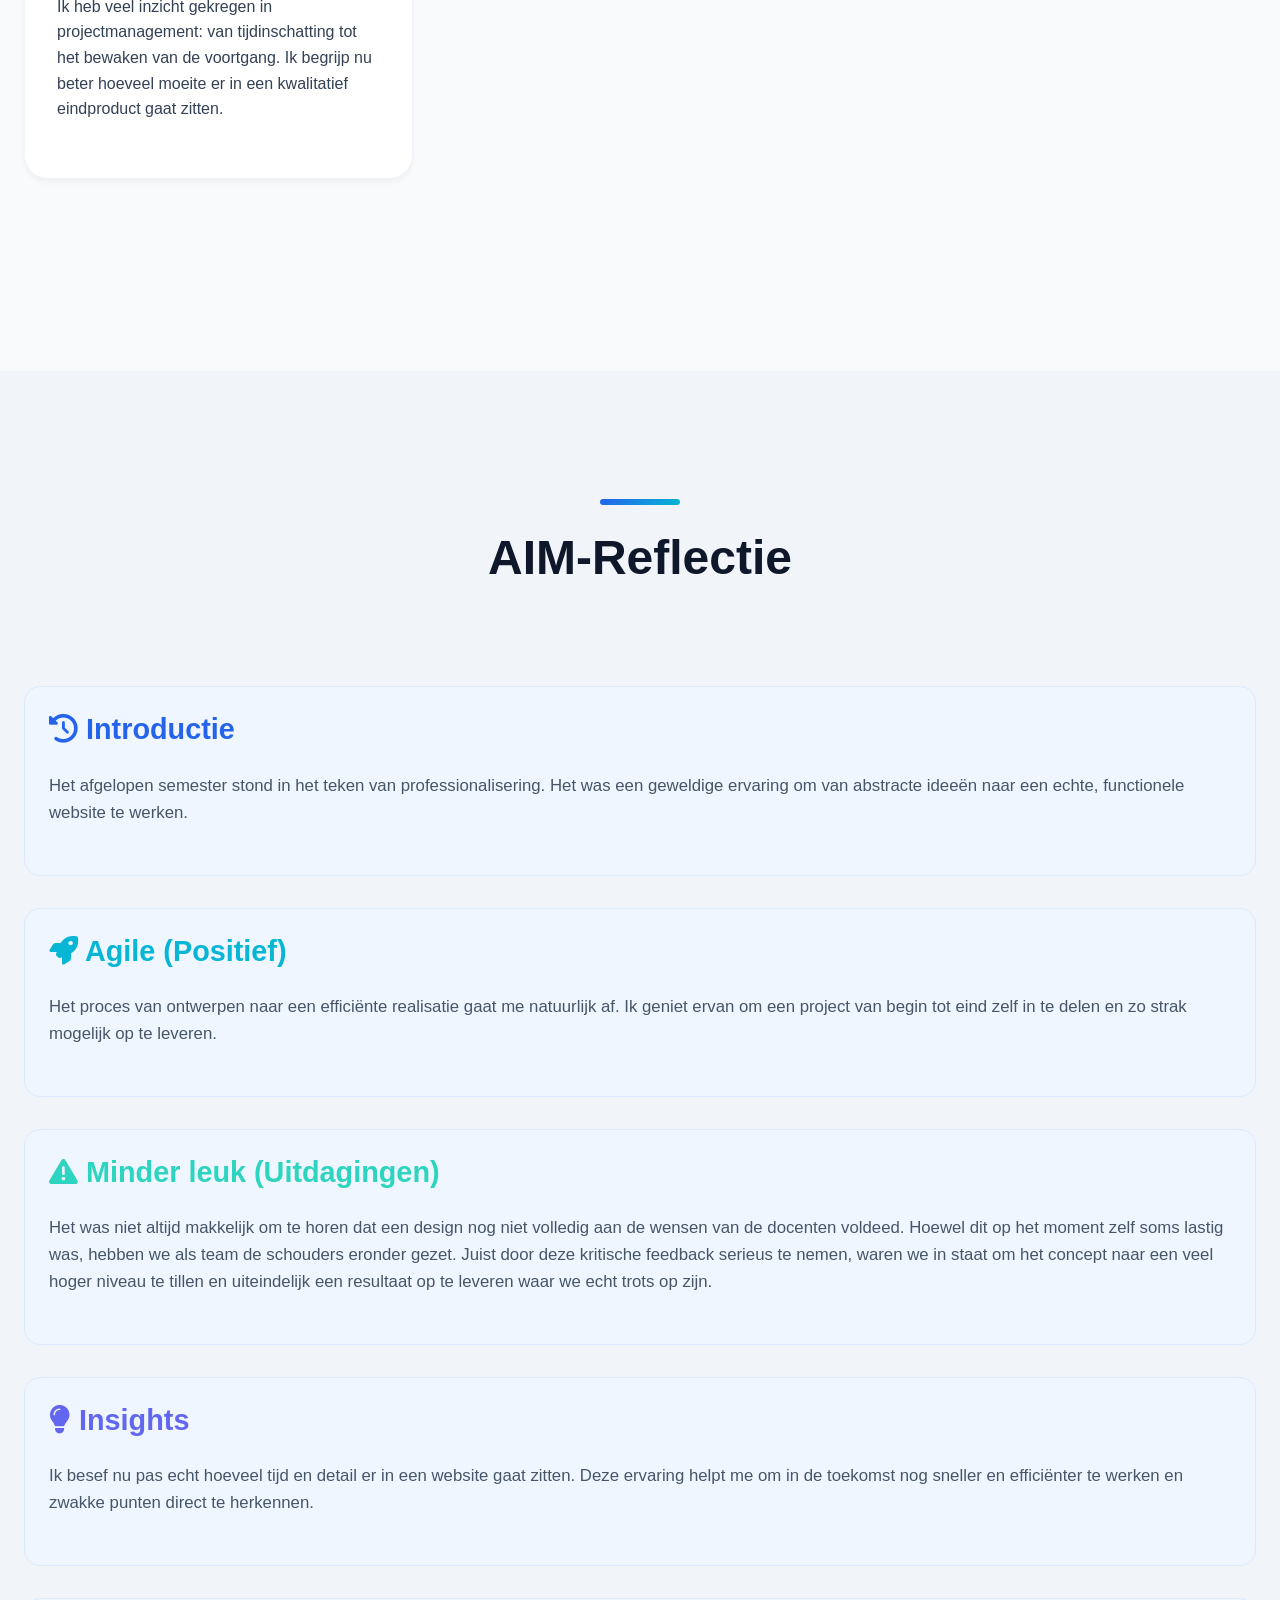
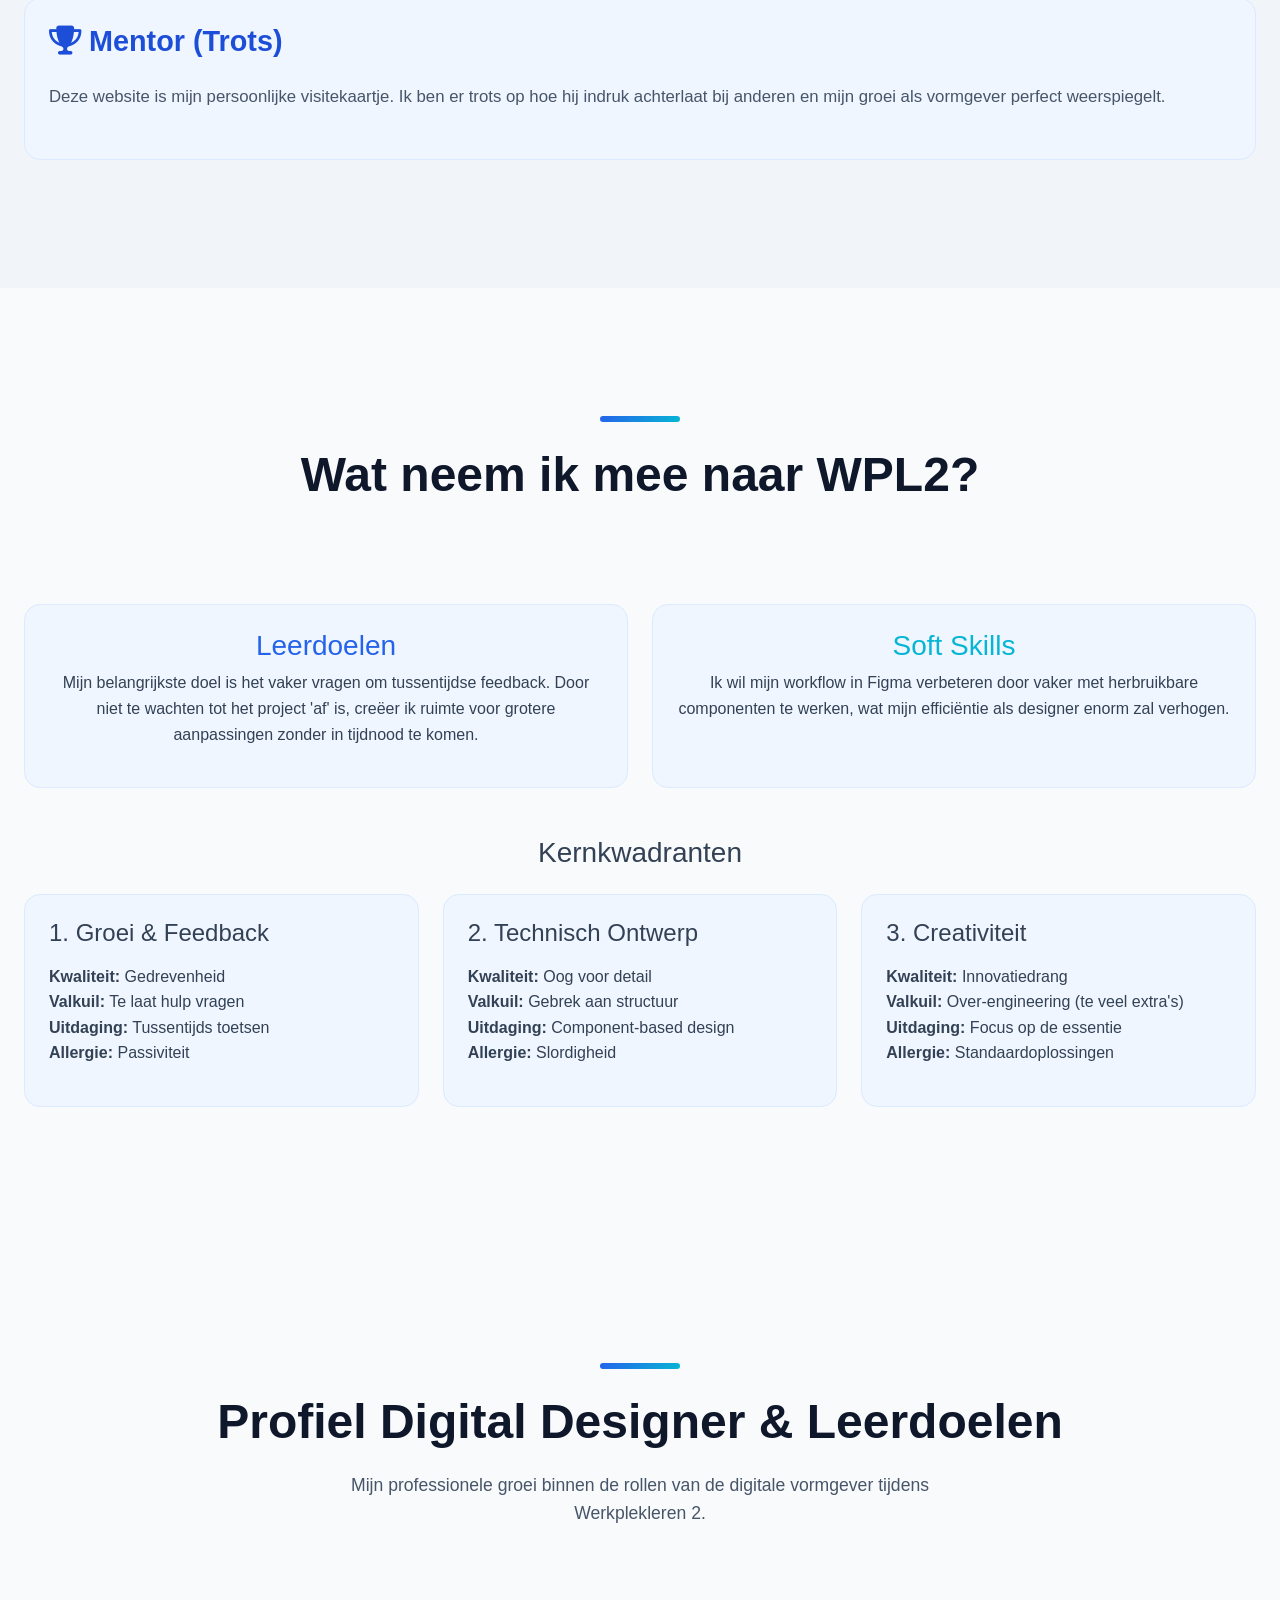
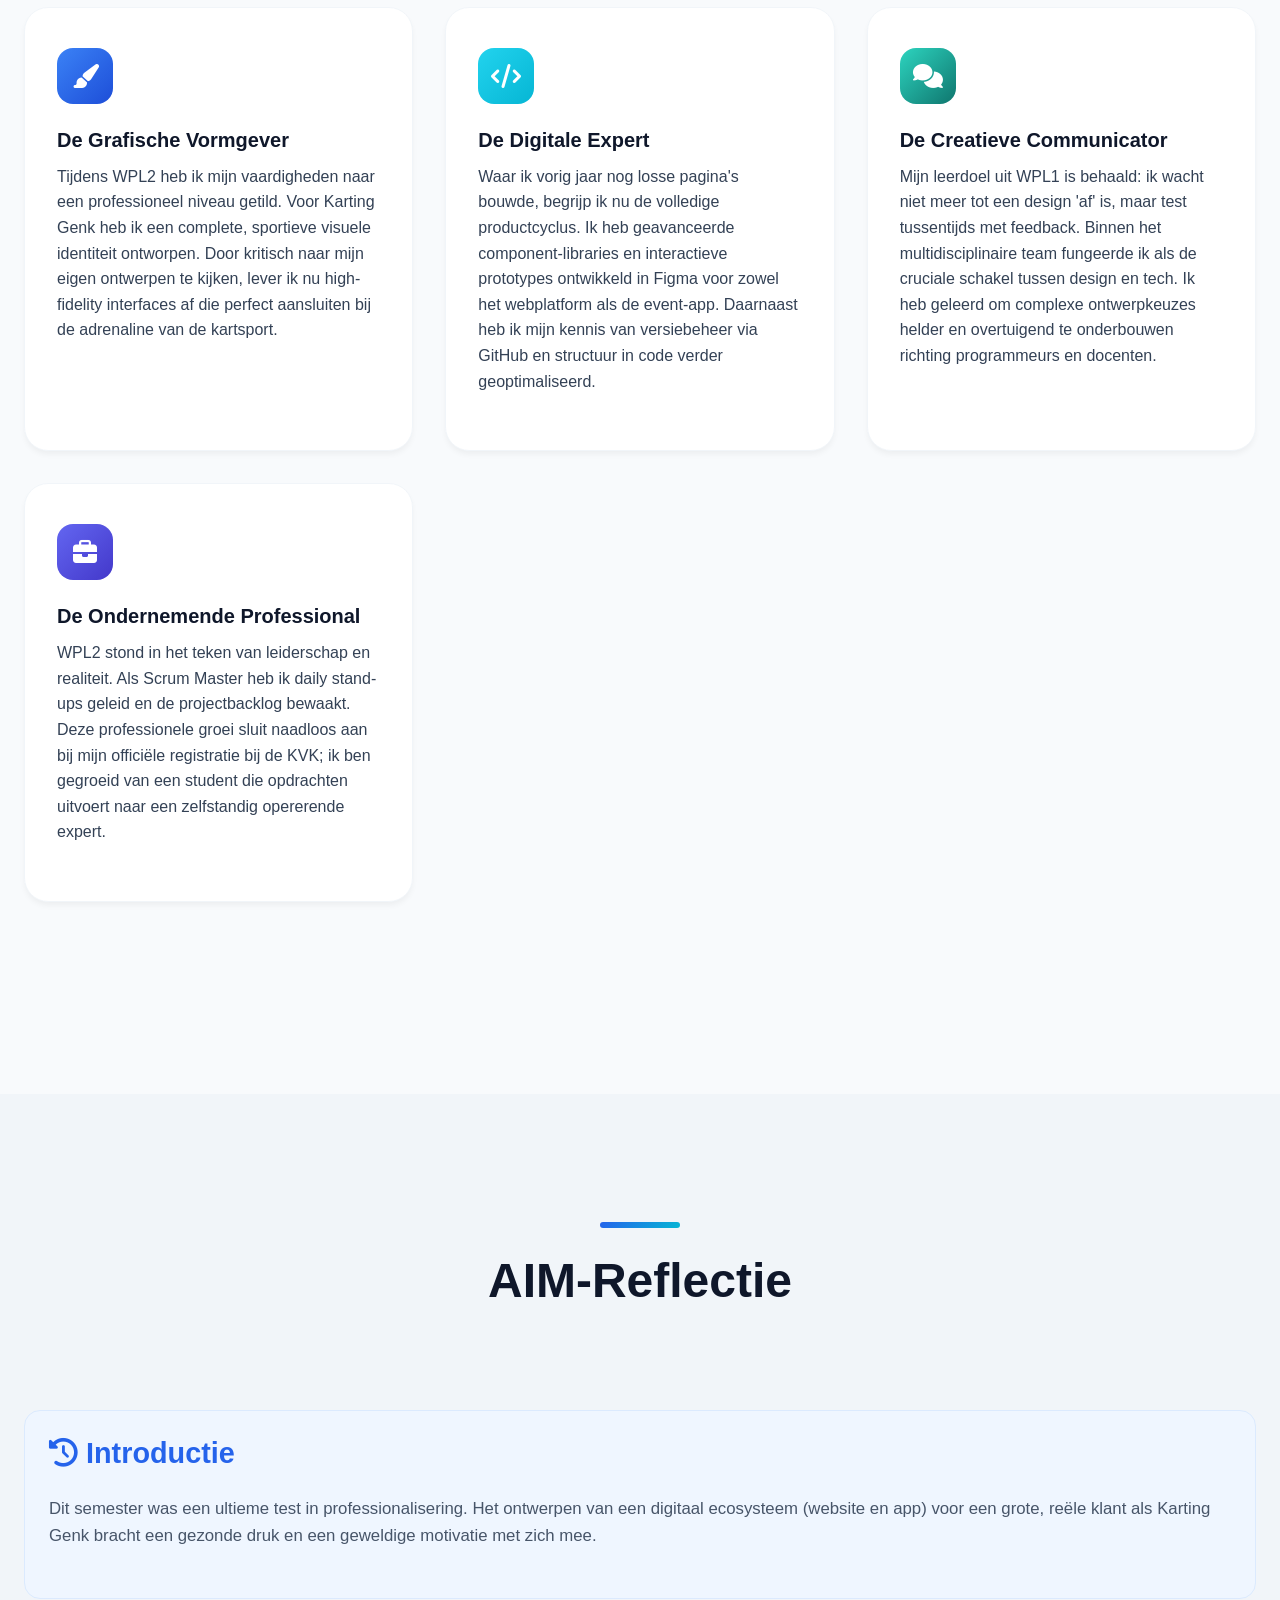
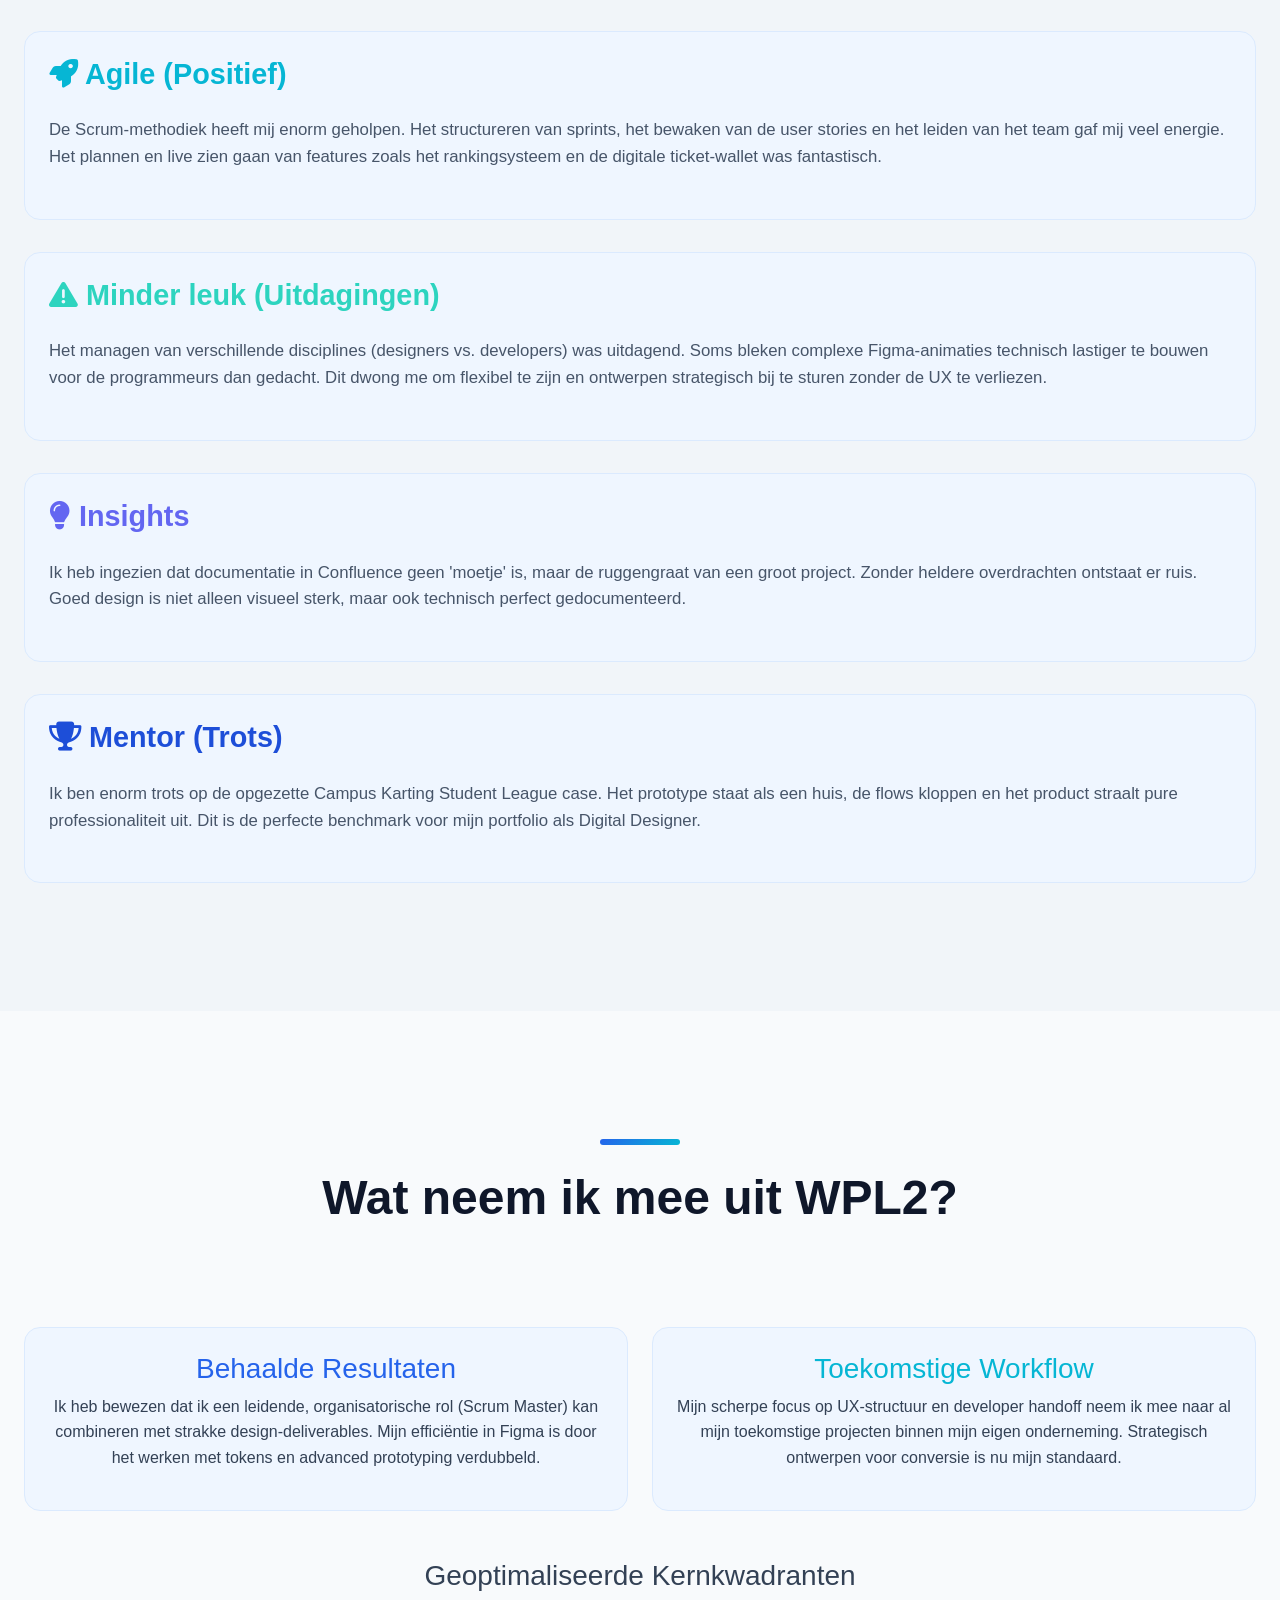
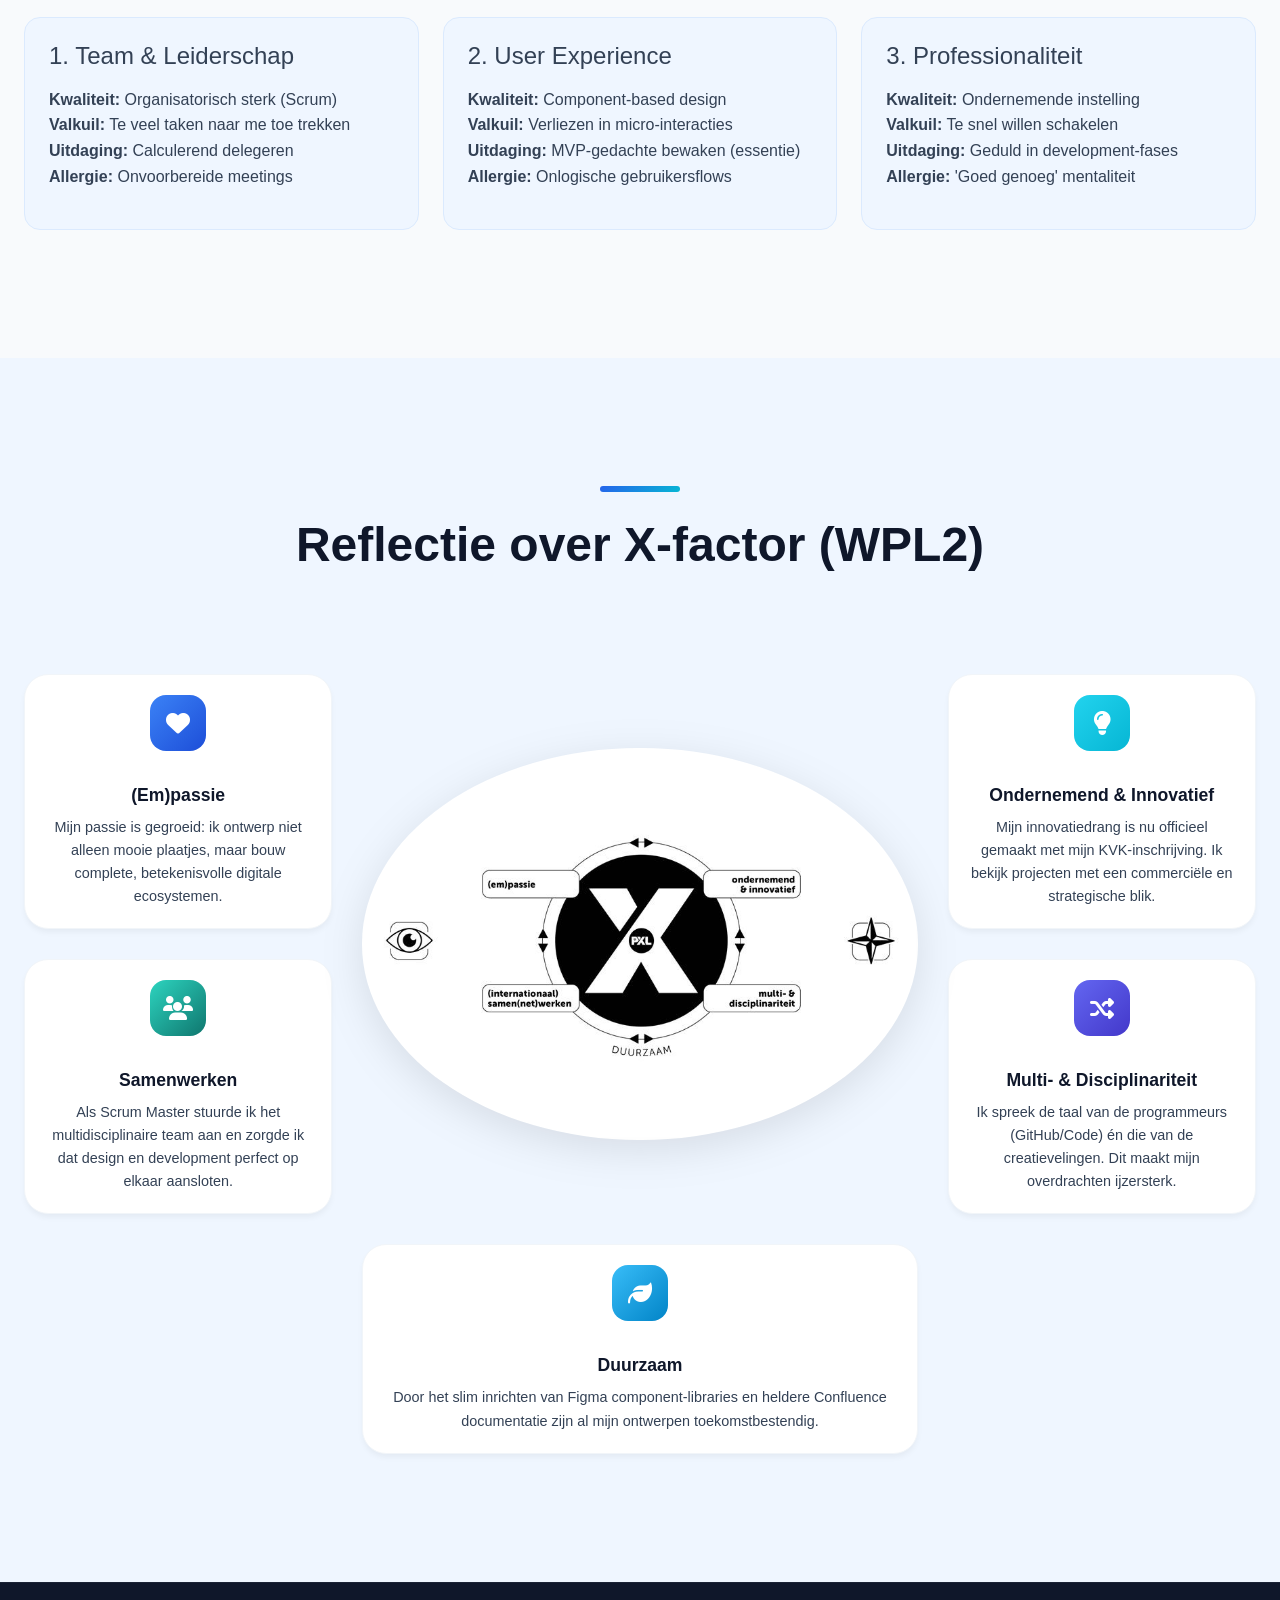
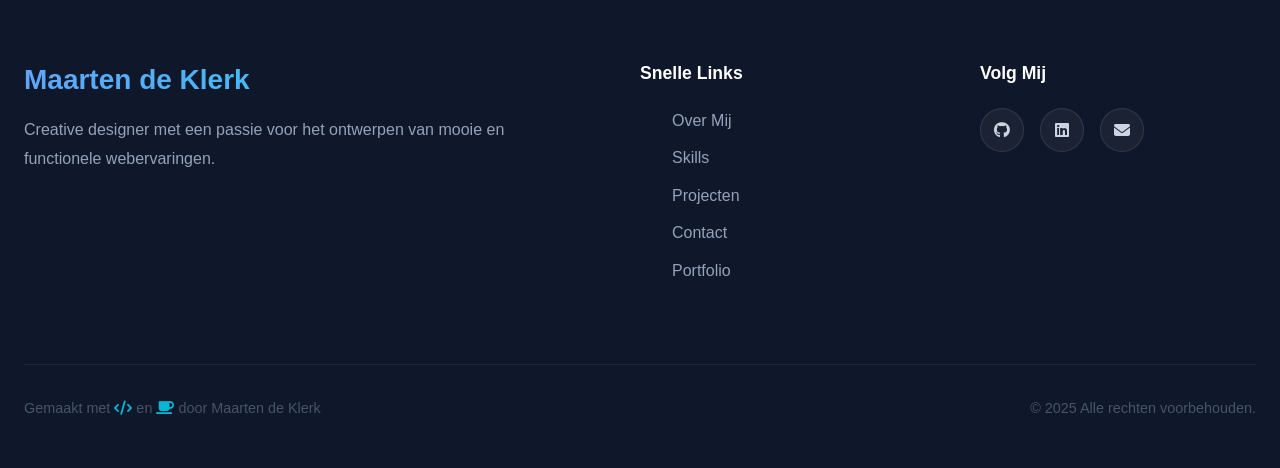
<file: WPL2-Portfolio/WPL2-nl.html>
<!DOCTYPE html>
<html lang="nl">
<head>
    <meta charset="UTF-8">
    <meta name="viewport" content="width=device-width, initial-scale=1.0">
    <title>Portfolio DVO | Maarten de Klerk</title>

    <link href="https://cdn.jsdelivr.net/npm/bootstrap@5.3.0/dist/css/bootstrap.min.css" rel="stylesheet">
    <link href="https://cdnjs.cloudflare.com/ajax/libs/font-awesome/6.4.0/css/all.min.css" rel="stylesheet">

    <link rel="stylesheet" href="../style.css">
    <link href="https://unpkg.com/aos@2.3.1/dist/aos.css" rel="stylesheet">
    <link id="favicon" rel="icon" href="data:image/svg+xml,<svg xmlns=%22http://www.w3.org/2000/svg%22 viewBox=%220 0 100 100%22><text y=%22.9em%22 font-size=%2290%22>👋</text></svg>">
</head>

<body class="home-page">
<nav class="navbar scrolled" id="navbar">
    <div class="nav-container">
        <a href="../index.html" class="nav-logo">Maarten de Klerk</a>

        <div class="nav-menu" id="navMenu">
            <a href="../index.html" class="nav-link">Home</a>
            <a href="../projects.html" class="nav-link">Projecten</a>

            <div class="nav-dropdown">
                <a href="#" class="nav-link dropdown-toggle">Portfolio <i class="fas fa-chevron-down" style="font-size: 0.7rem;"></i></a>
                <div class="dropdown-content">
                    <div class="dropdown-inner">
                        <a href="../WPL1-Portfolio/WPL1-nl.html"><i class="fas fa-folder-open"></i> WPL 1</a>
                        <a href="../WPL2-Portfolio/WPL2-nl.html"><i class="fas fa-rocket"></i> WPL 2</a>
                    </div>
                </div>
            </div>

            <div class="nav-actions">
                <a href="../index.html#contact" class="nav-btn">Samenwerken</a>
            </div>

            <div class="nav-tools">
                <a href="WPL2-en.html" class="tool-btn language-toggle" aria-label="Switch to English">
                    <span style="font-size: 1.2rem;">🇬🇧</span>
                </a>
                <button class="tool-btn theme-toggle" aria-label="Toggle Dark Mode">
                    <i class="fas fa-moon"></i>
                </button>
            </div>
        </div>

        <button class="nav-toggle" id="navToggle">
            <i class="fas fa-bars"></i>
        </button>
    </div>
</nav>

<header class="hero" style="min-height: 60vh;">
    <div class="hero-bg">
        <div class="blob blob-1"></div>
        <div class="blob blob-3"></div>
    </div>
    <div class="hero-content">
        <h1 class="hero-title" data-aos="fade-up">Portfolio DVO</h1>
        <p class="hero-subtitle" data-aos="fade-up" data-aos-delay="100">Situering en Reflectie WPL2</p>
        <a href="../assets/Opdracht%20eindreflectie%20WPL2_DeKlerk_Maarten.pdf" download class="nav-btn mt-4" data-aos="fade-up" data-aos-delay="200" style="text-decoration: none; display: inline-block;">
            <i class="fas fa-file-pdf"></i> Download Reflectie (PDF)
        </a><br>
        <a href="https://www.figma.com/design/uVIVMtHAuVKpu4QCEdKCjQ/WPL2--Karting-Genk?node-id=2387-3727&t=FxG8ilvkE2SU11pd-1" download class="nav-btn mt-4" data-aos="fade-up" data-aos-delay="200" style="text-decoration: none; display: inline-block; margin-right: 0.5rem;">
            <i class="fab fa-figma"></i> Figma bestand app
        </a>
        <a href="https://www.figma.com/design/uVIVMtHAuVKpu4QCEdKCjQ/WPL2--Karting-Genk?node-id=111-2&t=FxG8ilvkE2SU11pd-1" download class="nav-btn mt-4" data-aos="fade-up" data-aos-delay="200" style="text-decoration: none; display: inline-block;">
            <i class="fab fa-figma"></i> Figma bestand web
        </a>
    </div>
</header>

<section class="section">
    <div class="container">
        <div class="section-header">
            <div class="section-line"></div>
            <h2 class="section-title">Profiel DVO & Leerdoelen</h2>
            <p class="section-description">Mijn ontwikkeling binnen de rollen van de digitale vormgever tijdens Werkplekleren 2.</p>
        </div>

        <div class="skills-grid">
            <div class="skill-card" data-aos="fade-up">
                <div class="skill-icon icon-primary-blue"><i class="fas fa-paint-brush"></i></div>
                <h3>De Grafische Vormgever</h3>
                <p>Ik heb bewezen dat ik klantwensen kan vertalen naar een visuele identiteit. Projecten als 'Campus Karting app en web', 'IBE Motion' en 'Spirithorses' hebben me geleerd om van concept naar een volledig ontwerp te werken.</p>
                <div class="skill-bar"></div>
            </div>

            <div class="skill-card" data-aos="fade-up" data-aos-delay="100">
                <div class="skill-icon icon-cyan"><i class="fas fa-code"></i></div>
                <h3>De Digitale Expert</h3>
                <p>Bij 'BrightNews' werk ik aan een grootschalig project met backend-logica en AI-integratie voor contentfiltering. Daarnaast heb ik geleerd deze portfolio-site van begin tot eind technisch op te bouwen.</p>
                <div class="skill-bar"></div>
            </div>

            <div class="skill-card" data-aos="fade-up" data-aos-delay="200">
                <div class="skill-icon icon-teal"><i class="fas fa-comments"></i></div>
                <h3>De Creatieve Communicator</h3>
                <p>Tijdens dit traject heb ik geleerd om proactief feedback te vragen aan docenten en deze inzichten direct toe te passen. Daarnaast heb ik mijn vaardigheden in het presenteren van een product sterk ontwikkeld. Een cruciaal onderdeel van mijn groei was het leren samenwerken binnen een team; van heldere communicatie tot het gezamenlijk bewaken van de visie. Mijn volgende stap is om deze ervaringen nu volledig uit te voeren binnen een professioneel team in een bedrijfsomgeving.</p>
                <div class="skill-bar"></div>
            </div>

            <div class="skill-card" data-aos="fade-up" data-aos-delay="300">
                <div class="skill-icon icon-indigo"><i class="fas fa-briefcase"></i></div>
                <h3>De Ondernemende Professional</h3>
                <p>Ik heb veel inzicht gekregen in projectmanagement: van tijdinschatting tot het bewaken van de voortgang. Ik begrijp nu beter hoeveel moeite er in een kwalitatief eindproduct gaat zitten.</p>
                <div class="skill-bar"></div>
            </div>
        </div>
    </div>
</section>

<section class="section" style="background: var(--gray-100);">
    <div class="container">
        <div class="section-header">
            <div class="section-line"></div>
            <h2 class="section-title">AIM-Reflectie</h2>
        </div>

        <div class="about-text">
            <div class="stat-card" style="margin-bottom: 2rem; text-align: left;">
                <h3 style="color: var(--blue-600);"><i class="fas fa-history"></i> Introductie</h3>
                <p>Het afgelopen semester stond in het teken van professionalisering. Het was een geweldige ervaring om van abstracte ideeën naar een echte, functionele website te werken.</p>
            </div>

            <div class="stat-card" style="margin-bottom: 2rem; text-align: left;">
                <h3 style="color: var(--cyan-500);"><i class="fas fa-rocket"></i> Agile (Positief)</h3>
                <p>Het proces van ontwerpen naar een efficiënte realisatie gaat me natuurlijk af. Ik geniet ervan om een project van begin tot eind zelf in te delen en zo strak mogelijk op te leveren.</p>
            </div>

            <div class="stat-card" style="margin-bottom: 2rem; text-align: left;">
                <h3 style="color: var(--teal-400);"><i class="fas fa-exclamation-triangle"></i> Minder leuk (Uitdagingen)</h3>
                <p>Het was niet altijd makkelijk om te horen dat een design nog niet volledig aan de wensen van de docenten voldeed. Hoewel dit op het moment zelf soms lastig was, hebben we als team de schouders eronder gezet. Juist door deze kritische feedback serieus te nemen, waren we in staat om het concept naar een veel hoger niveau te tillen en uiteindelijk een resultaat op te leveren waar we echt trots op zijn.</p>
            </div>

            <div class="stat-card" style="margin-bottom: 2rem; text-align: left;">
                <h3 style="color: var(--indigo-500);"><i class="fas fa-lightbulb"></i> Insights</h3>
                <p>Ik besef nu pas echt hoeveel tijd en detail er in een website gaat zitten. Deze ervaring helpt me om in de toekomst nog sneller en efficiënter te werken en zwakke punten direct te herkennen.</p>
            </div>

            <div class="stat-card" style="text-align: left;">
                <h3 style="color: var(--blue-700);"><i class="fas fa-trophy"></i> Mentor (Trots)</h3>
                <p>Deze website is mijn persoonlijke visitekaartje. Ik ben er trots op hoe hij indruk achterlaat bij anderen en mijn groei als vormgever perfect weerspiegelt.</p>
            </div>
        </div>
    </div>
</section>

<section class="section">
    <div class="container">
        <div class="section-header">
            <div class="section-line"></div>
            <h2 class="section-title">Wat neem ik mee naar WPL2?</h2>
        </div>

        <div class="row g-4 mb-5">
            <div class="col-md-6">
                <div class="stat-card h-100">
                    <h3 style="color: var(--blue-600);">Leerdoelen</h3>
                    <p>Mijn belangrijkste doel is het vaker vragen om tussentijdse feedback. Door niet te wachten tot het project 'af' is, creëer ik ruimte voor grotere aanpassingen zonder in tijdnood te komen.</p>
                </div>
            </div>
            <div class="col-md-6">
                <div class="stat-card h-100">
                    <h3 style="color: var(--cyan-500);">Soft Skills</h3>
                    <p>Ik wil mijn workflow in Figma verbeteren door vaker met herbruikbare componenten te werken, wat mijn efficiëntie als designer enorm zal verhogen.</p>
                </div>
            </div>
        </div>

        <h3 class="mb-4 text-center">Kernkwadranten</h3>
        <div class="row g-4">
            <div class="col-md-4">
                <div class="stat-card text-start">
                    <h4 class="mb-3">1. Groei & Feedback</h4>
                    <ul class="list-unstyled">
                        <li><strong>Kwaliteit:</strong> Gedrevenheid</li>
                        <li><strong>Valkuil:</strong> Te laat hulp vragen</li>
                        <li><strong>Uitdaging:</strong> Tussentijds toetsen</li>
                        <li><strong>Allergie:</strong> Passiviteit</li>
                    </ul>
                </div>
            </div>
            <div class="col-md-4">
                <div class="stat-card text-start">
                    <h4 class="mb-3">2. Technisch Ontwerp</h4>
                    <ul class="list-unstyled">
                        <li><strong>Kwaliteit:</strong> Oog voor detail</li>
                        <li><strong>Valkuil:</strong> Gebrek aan structuur</li>
                        <li><strong>Uitdaging:</strong> Component-based design</li>
                        <li><strong>Allergie:</strong> Slordigheid</li>
                    </ul>
                </div>
            </div>
            <div class="col-md-4">
                <div class="stat-card text-start">
                    <h4 class="mb-3">3. Creativiteit</h4>
                    <ul class="list-unstyled">
                        <li><strong>Kwaliteit:</strong> Innovatiedrang</li>
                        <li><strong>Valkuil:</strong> Over-engineering (te veel extra's)</li>
                        <li><strong>Uitdaging:</strong> Focus op de essentie</li>
                        <li><strong>Allergie:</strong> Standaardoplossingen</li>
                    </ul>
                </div>
            </div>
        </div>
    </div>
</section>

<section class="section">
    <div class="container">
        <div class="section-header">
            <div class="section-line"></div>
            <h2 class="section-title">Profiel Digital Designer & Leerdoelen</h2>
            <p class="section-description">Mijn professionele groei binnen de rollen van de digitale vormgever tijdens Werkplekleren 2.</p>
        </div>

        <div class="skills-grid">
            <div class="skill-card" data-aos="fade-up">
                <div class="skill-icon icon-primary-blue"><i class="fas fa-paint-brush"></i></div>
                <h3>De Grafische Vormgever</h3>
                <p>Tijdens WPL2 heb ik mijn vaardigheden naar een professioneel niveau getild. Voor Karting Genk heb ik een complete, sportieve visuele identiteit ontworpen. Door kritisch naar mijn eigen ontwerpen te kijken, lever ik nu high-fidelity interfaces af die perfect aansluiten bij de adrenaline van de kartsport.</p>
                <div class="skill-bar"></div>
            </div>

            <div class="skill-card" data-aos="fade-up" data-aos-delay="100">
                <div class="skill-icon icon-cyan"><i class="fas fa-code"></i></div>
                <h3>De Digitale Expert</h3>
                <p>Waar ik vorig jaar nog losse pagina's bouwde, begrijp ik nu de volledige productcyclus. Ik heb geavanceerde component-libraries en interactieve prototypes ontwikkeld in Figma voor zowel het webplatform als de event-app. Daarnaast heb ik mijn kennis van versiebeheer via GitHub en structuur in code verder geoptimaliseerd.</p>
                <div class="skill-bar"></div>
            </div>

            <div class="skill-card" data-aos="fade-up" data-aos-delay="200">
                <div class="skill-icon icon-teal"><i class="fas fa-comments"></i></div>
                <h3>De Creatieve Communicator</h3>
                <p>Mijn leerdoel uit WPL1 is behaald: ik wacht niet meer tot een design 'af' is, maar test tussentijds met feedback. Binnen het multidisciplinaire team fungeerde ik als de cruciale schakel tussen design en tech. Ik heb geleerd om complexe ontwerpkeuzes helder en overtuigend te onderbouwen richting programmeurs en docenten.</p>
                <div class="skill-bar"></div>
            </div>

            <div class="skill-card" data-aos="fade-up" data-aos-delay="300">
                <div class="skill-icon icon-indigo"><i class="fas fa-briefcase"></i></div>
                <h3>De Ondernemende Professional</h3>
                <p>WPL2 stond in het teken van leiderschap en realiteit. Als Scrum Master heb ik daily stand-ups geleid en de projectbacklog bewaakt. Deze professionele groei sluit naadloos aan bij mijn officiële registratie bij de KVK; ik ben gegroeid van een student die opdrachten uitvoert naar een zelfstandig opererende expert.</p>
                <div class="skill-bar"></div>
            </div>
        </div>
    </div>
</section>

<section class="section" style="background: var(--gray-100);">
    <div class="container">
        <div class="section-header">
            <div class="section-line"></div>
            <h2 class="section-title">AIM-Reflectie</h2>
        </div>

        <div class="about-text">
            <div class="stat-card" style="margin-bottom: 2rem; text-align: left;">
                <h3 style="color: var(--blue-600);"><i class="fas fa-history"></i> Introductie</h3>
                <p>Dit semester was een ultieme test in professionalisering. Het ontwerpen van een digitaal ecosysteem (website en app) voor een grote, reële klant als Karting Genk bracht een gezonde druk en een geweldige motivatie met zich mee.</p>
            </div>

            <div class="stat-card" style="margin-bottom: 2rem; text-align: left;">
                <h3 style="color: var(--cyan-500);"><i class="fas fa-rocket"></i> Agile (Positief)</h3>
                <p>De Scrum-methodiek heeft mij enorm geholpen. Het structureren van sprints, het bewaken van de user stories en het leiden van het team gaf mij veel energie. Het plannen en live zien gaan van features zoals het rankingsysteem en de digitale ticket-wallet was fantastisch.</p>
            </div>

            <div class="stat-card" style="margin-bottom: 2rem; text-align: left;">
                <h3 style="color: var(--teal-400);"><i class="fas fa-exclamation-triangle"></i> Minder leuk (Uitdagingen)</h3>
                <p>Het managen van verschillende disciplines (designers vs. developers) was uitdagend. Soms bleken complexe Figma-animaties technisch lastiger te bouwen voor de programmeurs dan gedacht. Dit dwong me om flexibel te zijn en ontwerpen strategisch bij te sturen zonder de UX te verliezen.</p>
            </div>

            <div class="stat-card" style="margin-bottom: 2rem; text-align: left;">
                <h3 style="color: var(--indigo-500);"><i class="fas fa-lightbulb"></i> Insights</h3>
                <p>Ik heb ingezien dat documentatie in Confluence geen 'moetje' is, maar de ruggengraat van een groot project. Zonder heldere overdrachten ontstaat er ruis. Goed design is niet alleen visueel sterk, maar ook technisch perfect gedocumenteerd.</p>
            </div>

            <div class="stat-card" style="text-align: left;">
                <h3 style="color: var(--blue-700);"><i class="fas fa-trophy"></i> Mentor (Trots)</h3>
                <p>Ik ben enorm trots op de opgezette Campus Karting Student League case. Het prototype staat als een huis, de flows kloppen en het product straalt pure professionaliteit uit. Dit is de perfecte benchmark voor mijn portfolio als Digital Designer.</p>
            </div>
        </div>
    </div>
</section>

<section class="section">
    <div class="container">
        <div class="section-header">
            <div class="section-line"></div>
            <h2 class="section-title">Wat neem ik mee uit WPL2?</h2>
        </div>

        <div class="row g-4 mb-5">
            <div class="col-md-6">
                <div class="stat-card h-100">
                    <h3 style="color: var(--blue-600);">Behaalde Resultaten</h3>
                    <p>Ik heb bewezen dat ik een leidende, organisatorische rol (Scrum Master) kan combineren met strakke design-deliverables. Mijn efficiëntie in Figma is door het werken met tokens en advanced prototyping verdubbeld.</p>
                </div>
            </div>
            <div class="col-md-6">
                <div class="stat-card h-100">
                    <h3 style="color: var(--cyan-500);">Toekomstige Workflow</h3>
                    <p>Mijn scherpe focus op UX-structuur en developer handoff neem ik mee naar al mijn toekomstige projecten binnen mijn eigen onderneming. Strategisch ontwerpen voor conversie is nu mijn standaard.</p>
                </div>
            </div>
        </div>

        <h3 class="mb-4 text-center">Geoptimaliseerde Kernkwadranten</h3>
        <div class="row g-4">
            <div class="col-md-4">
                <div class="stat-card text-start">
                    <h4 class="mb-3">1. Team & Leiderschap</h4>
                    <ul class="list-unstyled">
                        <li><strong>Kwaliteit:</strong> Organisatorisch sterk (Scrum)</li>
                        <li><strong>Valkuil:</strong> Te veel taken naar me toe trekken</li>
                        <li><strong>Uitdaging:</strong> Calculerend delegeren</li>
                        <li><strong>Allergie:</strong> Onvoorbereide meetings</li>
                    </ul>
                </div>
            </div>
            <div class="col-md-4">
                <div class="stat-card text-start">
                    <h4 class="mb-3">2. User Experience</h4>
                    <ul class="list-unstyled">
                        <li><strong>Kwaliteit:</strong> Component-based design</li>
                        <li><strong>Valkuil:</strong> Verliezen in micro-interacties</li>
                        <li><strong>Uitdaging:</strong> MVP-gedachte bewaken (essentie)</li>
                        <li><strong>Allergie:</strong> Onlogische gebruikersflows</li>
                    </ul>
                </div>
            </div>
            <div class="col-md-4">
                <div class="stat-card text-start">
                    <h4 class="mb-3">3. Professionaliteit</h4>
                    <ul class="list-unstyled">
                        <li><strong>Kwaliteit:</strong> Ondernemende instelling</li>
                        <li><strong>Valkuil:</strong> Te snel willen schakelen</li>
                        <li><strong>Uitdaging:</strong> Geduld in development-fases</li>
                        <li><strong>Allergie:</strong> 'Goed genoeg' mentaliteit</li>
                    </ul>
                </div>
            </div>
        </div>
    </div>
</section>

<section class="section contact-section">
    <div class="container">
        <div class="section-header">
            <div class="section-line"></div>
            <h2 class="section-title">Reflectie over X-factor (WPL2)</h2>
        </div>

        <div class="x-factor-container">
            <div class="x-factor-center">
                <img src="../assets/PXL-X-factor.jpg" alt="PXL X-factor" class="x-factor-img">
            </div>

            <div class="x-card x-passie">
                <div class="skill-icon icon-primary-blue"><i class="fas fa-heart"></i></div>
                <h4>(Em)passie</h4>
                <p>Mijn passie is gegroeid: ik ontwerp niet alleen mooie plaatjes, maar bouw complete, betekenisvolle digitale ecosystemen.</p>
            </div>

            <div class="x-card x-ondernemend">
                <div class="skill-icon icon-cyan"><i class="fas fa-lightbulb"></i></div>
                <h4>Ondernemend & Innovatief</h4>
                <p>Mijn innovatiedrang is nu officieel gemaakt met mijn KVK-inschrijving. Ik bekijk projecten met een commerciële en strategische blik.</p>
            </div>

            <div class="x-card x-samenwerken">
                <div class="skill-icon icon-teal"><i class="fas fa-users"></i></div>
                <h4>Samenwerken</h4>
                <p>Als Scrum Master stuurde ik het multidisciplinaire team aan en zorgde ik dat design en development perfect op elkaar aansloten.</p>
            </div>

            <div class="x-card x-multi">
                <div class="skill-icon icon-indigo"><i class="fas fa-random"></i></div>
                <h4>Multi- & Disciplinariteit</h4>
                <p>Ik spreek de taal van de programmeurs (GitHub/Code) én die van de creatievelingen. Dit maakt mijn overdrachten ijzersterk.</p>
            </div>

            <div class="x-card x-duurzaam">
                <div class="skill-icon icon-sky"><i class="fas fa-leaf"></i></div>
                <h4>Duurzaam</h4>
                <p>Door het slim inrichten van Figma component-libraries en heldere Confluence documentatie zijn al mijn ontwerpen toekomstbestendig.</p>
            </div>
        </div>
    </div>
</section>

<footer class="footer">
    <div class="container">
        <div class="footer-content">
            <div class="footer-col">
                <h3 class="footer-title">Maarten de Klerk</h3>
                <p>Creative designer met een passie voor het ontwerpen van mooie en functionele webervaringen.</p>
            </div>

            <div class="footer-col">
                <h4>Snelle Links</h4>
                <ul class="footer-links">
                    <li><a href="../index.html#about">Over Mij</a></li>
                    <li><a href="../index.html#skills">Skills</a></li>
                    <li><a href="../projects.html">Projecten</a></li>
                    <li><a href="../index.html#contact">Contact</a></li>
                    <li><a href="WPL2-nl.html">Portfolio</a></li>
                </ul>
            </div>

            <div class="footer-col">
                <h4>Volg Mij</h4>
                <div class="footer-social">
                    <a href="https://github.com/MaartenDeKlerkPXL" target="_blank" rel="noopener" class="footer-social-link"><i class="fab fa-github"></i></a>
                    <a href="https://www.linkedin.com/in/maarten-deklerk0123/" target="_blank" rel="noopener" class="footer-social-link"><i class="fab fa-linkedin"></i></a>
                    <a href="mailto:maarten.deklerk@student.pxl.be" class="footer-social-link"><i class="fas fa-envelope"></i></a>
                </div>
            </div>
        </div>

        <div class="footer-bottom">
            <p>Gemaakt met <i class="fas fa-code"></i> en <i class="fas fa-coffee"></i> door Maarten de Klerk</p>
            <p>© 2025 Alle rechten voorbehouden.</p>
        </div>
    </div>
</footer>

<script src="https://unpkg.com/aos@2.3.1/dist/aos.js"></script>
<script src="../script.js"></script>
<script>AOS.init({ duration: 1000, once: true });</script>
</body>
</html>
</file>
<file: style.css>
/* Reset & Base Styles */
* {
    margin: 0;
    padding: 0;
    box-sizing: border-box;
}

:root {
    /* Main Blue Palette */
    --indigo-500: #6366f1;
    --blue-50: #eff6ff;
    --blue-100: #dbeafe;
    --blue-200: #bfdbfe;
    --blue-300: #93c5fd;
    --blue-500: #3b82f6; /* Standard Blue */
    --blue-600: #2563eb; /* Strong Blue */
    --blue-700: #1d4ed8; /* Deep Blue */
    --blue-900: #1e3a8a; /* Royal Navy */

    /* Accents (Cyan/Teal for contrast) */
    --cyan-400: #22d3ee;
    --cyan-500: #06b6d4;
    --teal-400: #2dd4bf;

    /* Neutrals */
    --dark-bg: #0f172a; /* Slate 900 - Dark Blueish Black */
    --darker-bg: #020617; /* Slate 950 */
    --gray-50: #f8fafc;
    --gray-100: #f1f5f9;
    --gray-200: #e2e8f0;
    --gray-300: #cbd5e1;
    --gray-400: #94a3b8;
    --gray-600: #475569;
    --gray-700: #334155;
    --gray-900: #0f172a;
    --cyan-600: #0891b2; /* VOEG DEZE TOE */
    --blue-400: #60a5fa;



    /* Functional Colors */
    --gradient-primary: linear-gradient(135deg, var(--blue-600), var(--cyan-500));
    --gradient-hover: linear-gradient(135deg, var(--blue-700), var(--cyan-600));
    --gradient-text: linear-gradient(to right, var(--blue-400), var(--cyan-400));
}

html {
    scroll-behavior: smooth;
}

body {
    font-family: 'Inter', -apple-system, BlinkMacSystemFont, 'Segoe UI', Roboto, 'Helvetica Neue', Arial, sans-serif;
    line-height: 1.6;
    color: var(--gray-700);
    overflow-x: hidden;
    background-color: var(--gray-50);
}

.container {
    max-width: 1280px;
    margin: 0 auto;
    padding: 0 1.5rem;
}

/* Navigation */
.navbar {
    position: fixed;
    top: 0;
    left: 0;
    right: 0;
    z-index: 1000;
    transition: all 0.4s cubic-bezier(0.4, 0, 0.2, 1);
    padding: 1.25rem 0;
}

.navbar.scrolled {
    background: rgba(255, 255, 255, 0.85);
    backdrop-filter: blur(12px);
    border-bottom: 1px solid rgba(59, 130, 246, 0.1);
    box-shadow: 0 4px 20px -5px rgba(30, 58, 138, 0.05);
    padding: 0.75rem 0;
}

/* 1. De Container Hersteld */
.nav-container {
    max-width: 1280px; /* Terug naar de max-width die je wilde */
    width: 100%;
    margin: 0 auto; /* Dit centreert het blok op het scherm */
    padding: 0 1.5rem;
    display: flex;
    justify-content: space-between; /* Duwt Logo naar Links, Menu naar Rechts */
    align-items: center;
}

/* Zorg dat het menu flexibel is */
.nav-menu {
    display: flex;
    gap: 2rem;
    align-items: center;
    /* Indien nodig voor mobiel gedrag later handig: */
    width: auto;
}

/* 2. Nieuwe Actie Groep (Knop + Tools) */
.nav-actions {
    display: flex;
    align-items: center;
    gap: 1.5rem; /* Ruimte tussen de 'Huur Mij In' knop en de icoontjes */
    margin-left: 1rem;
    padding-left: 1.5rem;
    border-left: 1px solid var(--gray-200); /* Mooi dun lijntje ertussen */
}

.navbar.scrolled .nav-actions {
    border-color: var(--gray-300);
}

.nav-tools {
    display: flex;
    align-items: center;
    gap: 0.75rem;
}

/* 3. Styling van de nieuwe knoppen */
.tool-btn {
    background: transparent;
    border: 1px solid transparent;
    cursor: pointer;
    color: var(--blue-100); /* Lichte kleur op donkere header */
    width: 2.5rem;
    height: 2.5rem;
    border-radius: 50%;
    display: flex;
    align-items: center;
    justify-content: center;
    transition: all 0.3s ease;
    font-family: inherit;
    font-weight: 600;
    text-decoration: none !important;
}

/* Hover effect */
.tool-btn:hover {
    background: rgba(255, 255, 255, 0.1);
    color: white;
    transform: translateY(-2px);
    text-decoration: none !important;
}

/* Specifiek voor taal tekst */
.lang-text {
    font-size: 0.9rem;
    letter-spacing: 0.5px;
}

/* Styling als de navbar gescrolld is (witte achtergrond) */
.navbar.scrolled .tool-btn {
    color: var(--gray-600);
}
/* Zorg dat de tekst wit blijft als je over de knop hovert in de witte navbar */
.navbar.scrolled .nav-btn:hover {
    background: var(--gradient-hover) !important; /* Gebruikt de iets donkerdere blauwe gradient */
    color: #ffffff !important; /* Forceert witte tekst */
    text-decoration: none;
    transform: translateY(-2px);
    box-shadow: 0 8px 25px rgba(6, 182, 212, 0.4);
}

/* Voor de zekerheid ook voor de normale toestand in de scrolled navbar */
.navbar.scrolled .nav-btn {
    color: #ffffff !important;
}

.navbar.scrolled .tool-btn:hover {
    background: var(--blue-50);
    color: var(--blue-600);
    border-color: var(--blue-100);
}
/* --- Mobiele aanpassingen (FIXED) --- */
@media (max-width: 768px) {
    /* De knop om het menu te openen */
    .nav-toggle {
        display: block;
        position: relative;
        z-index: 2001; /* Zorg dat deze ALTIJD bovenop ligt */
        background: none;
        border: none;
        font-size: 1.5rem;
        color: white; /* Wit op de homepage hero */
        cursor: pointer;
    }

    /* Als je naar beneden scrollt, maak de toggle donker */
    .navbar.scrolled .nav-toggle {
        color: var(--gray-900);
    }

    /* Het uitklapmenu zelf */
    .nav-menu {
        position: fixed;
        top: 0;
        left: 0;
        width: 100vw;      /* Volledige breedte */
        height: 100vh;     /* Volledige hoogte */
        background-color: #0f172a; /* Massief donkerblauw (geen transparantie) */

        display: flex;
        flex-direction: column;
        justify-content: center;
        align-items: center;
        gap: 2rem;

        /* Verberg het menu standaard buiten beeld */
        transform: translateY(-100%);
        transition: transform 0.4s cubic-bezier(0.4, 0, 0.2, 1);
        z-index: 2000; /* Hoog genoeg om over alles heen te vallen */

        /* Zekerheid: verberg het ook visueel als het dicht is */
        visibility: hidden;
    }

    /* Wanneer het menu open is */
    .nav-menu.active {
        transform: translateY(0);
        visibility: visible;
    }

    /* Styling van de links in het mobiele menu */
    .nav-menu .nav-link {
        font-size: 1.5rem;
        color: white !important;
        padding: 0.5rem 0;
    }

    /* Zorg dat de actieknoppen (taal/darkmode) ook netjes staan */
    .nav-actions {
        flex-direction: column;
        border-left: none;
        padding-left: 0;
        margin-left: 0;
        gap: 1.5rem;
        width: 100%;
        align-items: center;
    }

    .nav-tools {
        justify-content: center;
        width: 100%;
    }
}

    .tool-btn {
        color: white; /* Op mobiel is het menu donker */
        border: 1px solid rgba(255,255,255,0.1);
    }


/* Naam linksboven styling */
.nav-logo {
    font-size: 1.5rem;
    font-weight: 800;
    /* Mooie blauwe gradient tekst */
    background: linear-gradient(to right, var(--blue-600), var(--cyan-500));
    -webkit-background-clip: text;
    -webkit-text-fill-color: transparent;
    background-clip: text;
    text-decoration: none;
    letter-spacing: -0.5px;
    position: relative;
    z-index: 1001;

    /* TOEVOEGING: Dit zorgt ervoor dat hij links blijft plakken */
    margin-right: auto;
    display: flex; /* Zorgt voor betere uitlijning van de tekst zelf */
    align-items: center;
}

.nav-menu {
    display: flex;
    gap: 2.5rem;
    align-items: center;
}

.nav-link {
    color: var(--blue-100);
    text-decoration: none;
    font-weight: 500;
    font-size: 0.95rem;
    position: relative;
    transition: color 0.3s ease;
}

.navbar.scrolled .nav-link {
    color: var(--gray-600);
}

.nav-link:hover {
    color: white;
}

.navbar.scrolled .nav-link:hover {
    color: var(--blue-600);
}

.navbar.scrolled .nav-link::after {
    background: var(--blue-600);
}

.nav-link:hover::after {
    width: 100%;
}

.nav-btn {
    padding: 0.6rem 1.75rem;
    background: var(--gradient-primary);
    color: white;
    text-decoration: none;
    border-radius: 50px;
    font-weight: 600;
    font-size: 0.95rem;
    transition: all 0.3s ease;
    box-shadow: 0 4px 15px rgba(37, 99, 235, 0.3);
}

/*.nav-btn:hover {*/
/*    background: var(--gradient-hover);*/
/*    box-shadow: 0 8px 25px rgba(6, 182, 212, 0.4);*/
/*    transform: translateY(-2px);*/
/*    color: white;*/
/*}*/
.nav-btn:hover {
    background: var(--gradient-hover) !important; /* Behoudt de blauwe gradiënt */
    color: #ffffff !important; /* Forceert de tekst naar wit */
    transform: translateY(-2px);
    box-shadow: 0 8px 25px rgba(6, 182, 212, 0.4);
    text-decoration: none;
}

.nav-toggle {
    display: none;
    background: none;
    border: none;
    font-size: 1.5rem;
    color: white;
    cursor: pointer;
}

.navbar.scrolled .nav-toggle {
    color: var(--gray-900);
}

/* Hero Section */
.hero {
    min-height: 100vh;
    display: flex;
    align-items: center;
    justify-content: center;
    position: relative;
    /* Diepe blauwe achtergrond */
    background: linear-gradient(135deg, var(--darker-bg) 0%, var(--blue-900) 50%, var(--dark-bg) 100%);
    overflow: hidden;
}

.hero-bg {
    position: absolute;
    inset: 0;
    overflow: hidden;
}

.blob {
    position: absolute;
    border-radius: 50%;
    filter: blur(80px);
    opacity: 0.4;
    animation: float 10s ease-in-out infinite;
}

.blob-1 {
    width: 400px;
    height: 400px;
    background: var(--blue-600);
    top: -5rem;
    left: -5rem;
    animation-delay: 0s;
}

.blob-2 {
    width: 500px;
    height: 500px;
    background: var(--cyan-500);
    top: 20%;
    right: -10rem;
    animation-delay: 2s;
    opacity: 0.3;
}

.blob-3 {
    width: 350px;
    height: 350px;
    background: var(--blue-700);
    bottom: -5rem;
    left: 30%;
    animation-delay: 4s;
}

@keyframes float {
    0%, 100% { transform: translate(0, 0) scale(1); }
    33% { transform: translate(30px, -50px) scale(1.1); }
    66% { transform: translate(-20px, 20px) scale(0.95); }
}

.hero-content {
    position: relative;
    z-index: 10;
    text-align: center;
    color: white;
    padding: 2rem;
    max-width: 900px;
}

.hero-avatar {
    width: 120px;
    height: 120px;
    margin: 0 auto 2.5rem;
    position: relative;
}

.avatar-ring {
    position: absolute;
    inset: -4px;
    border-radius: 50%;
    background: var(--gradient-primary);
    animation: pulse 3s cubic-bezier(0.4, 0, 0.6, 1) infinite;
    opacity: 0.8;
}

.avatar-inner {
    position: absolute;
    inset: 0;
    border-radius: 50%;
    background: var(--dark-bg);
    display: flex;
    align-items: center;
    justify-content: center;
    border: 4px solid var(--dark-bg);
}

.avatar-emoji {
    font-size: 3.5rem;
    animation: wave 2.5s infinite;
    transform-origin: 70% 70%;
}

@keyframes wave {
    0% { transform: rotate(0deg); }
    10% { transform: rotate(14deg); }
    20% { transform: rotate(-8deg); }
    30% { transform: rotate(14deg); }
    40% { transform: rotate(-4deg); }
    50% { transform: rotate(10deg); }
    60% { transform: rotate(0deg); }
    100% { transform: rotate(0deg); }
}

@keyframes pulse {
    0%, 100% { opacity: 0.8; transform: scale(1); }
    50% { opacity: 0.4; transform: scale(1.05); }
}

.hero-title {
    font-size: clamp(2.5rem, 6vw, 4.5rem);
    font-weight: 800;
    margin-bottom: 1.5rem;
    line-height: 1.1;
    letter-spacing: -0.02em;
}

.hero-title-line {
    display: block;
    font-size: 0.5em;
    color: var(--blue-200);
    margin-bottom: 0.5rem;
    font-weight: 500;
}

.hero-title-name {
    display: block;
    background: linear-gradient(to right, #60a5fa, #22d3ee, #ffffff);
    -webkit-background-clip: text;
    -webkit-text-fill-color: transparent;
    background-clip: text;
    filter: drop-shadow(0 0 30px rgba(34, 211, 238, 0.3));
}

.hero-subtitle {
    font-size: clamp(1.2rem, 3vw, 1.8rem);
    color: var(--blue-100);
    margin-bottom: 2rem;
    font-weight: 300;
}

.hero-description {
    font-size: 1.125rem;
    color: var(--gray-300);
    max-width: 38rem;
    margin: 0 auto 3rem;
    line-height: 1.8;
}

.hero-buttons {
    display: flex;
    gap: 1.5rem;
    justify-content: center;
    flex-wrap: wrap;
    margin-bottom: 3.5rem;
}

.btn {
    padding: 1rem 2.5rem;
    text-decoration: none;
    border-radius: 50px;
    font-weight: 600;
    transition: all 0.3s cubic-bezier(0.4, 0, 0.2, 1);
    display: inline-flex;
    align-items: center;
    gap: 0.75rem;
    position: relative;
    overflow: hidden;
}

.btn-primary {
    background: var(--gradient-primary);
    color: white;
    box-shadow: 0 10px 20px -10px rgba(37, 99, 235, 0.5);
}

.btn-primary:hover {
    transform: translateY(-3px);
    box-shadow: 0 20px 30px -10px rgba(6, 182, 212, 0.6);
    color: white;
}

.btn-secondary {
    background: rgba(255, 255, 255, 0.05);
    backdrop-filter: blur(10px);
    border: 1px solid rgba(255, 255, 255, 0.2);
    color: white;
}

.btn-secondary:hover {
    background: rgba(255, 255, 255, 0.15);
    border-color: white;
    transform: translateY(-3px);
    color: white;
}

.hero-social {
    display: flex;
    gap: 2rem;
    justify-content: center;
}

.social-link {
    color: var(--gray-400);
    font-size: 1.5rem;
    transition: all 0.3s ease;
}

.social-link:hover {
    color: var(--cyan-400);
    transform: translateY(-3px);
}

.scroll-indicator {
    position: absolute;
    left: 50%;
    transform: translateX(-50%);
    font-size: 1.5rem;
    color: var(--blue-300);
    animation: bounce 2s infinite;
    cursor: pointer;
    opacity: 0.7;
}

@keyframes bounce {
    0%, 20%, 50%, 80%, 100% { transform: translateX(-50%) translateY(0); }
    40% { transform: translateX(-50%) translateY(-10px); }
    60% { transform: translateX(-50%) translateY(-5px); }
}

/* Animations */
.fade-in { animation: fadeIn 1s ease-in forwards; opacity: 0; }
.fade-in-up { animation: fadeInUp 0.8s ease-out forwards; opacity: 0; }

.fade-in-up:nth-child(2) { animation-delay: 0.2s; }
.fade-in-up:nth-child(3) { animation-delay: 0.4s; }
.fade-in-up:nth-child(4) { animation-delay: 0.6s; }
.fade-in-up:nth-child(5) { animation-delay: 0.8s; }

@keyframes fadeIn { to { opacity: 1; } }
@keyframes fadeInUp {
    from { opacity: 0; transform: translateY(30px); }
    to { opacity: 1; transform: translateY(0); }
}

/* Section Styles */
.section { padding: 8rem 0; }

.section-header { text-align: center; margin-bottom: 5rem; }

.section-title {
    font-size: clamp(2rem, 5vw, 3rem);
    font-weight: 800;
    margin-bottom: 1.25rem;
    color: var(--gray-900);
    position: relative;
    display: inline-block;
}

.section-line {
    width: 80px;
    height: 6px;
    background: var(--gradient-primary);
    margin: 0 auto 1.5rem;
    border-radius: 3px;
}

.section-description {
    color: var(--gray-600);
    max-width: 42rem;
    margin: 0 auto;
    font-size: 1.1rem;
}

/* About Section */
.about-section { background: white; }

.about-content {
    display: grid;
    grid-template-columns: 1fr 1fr;
    gap: 5rem;
    align-items: center;
}
/* --- Fun Facts Feature --- */

.fun-fact-wrapper {
    position: relative;
    display: inline-block;
    margin-top: 2.5rem; /* Ruimte boven de knop */
}

/* De knop zelf */
.fun-fact-btn {
    background: white;
    border: 2px solid var(--blue-100);
    padding: 0.75rem 1.5rem;
    border-radius: 50px;
    color: var(--blue-600);
    font-weight: 700;
    font-size: 0.95rem;
    cursor: pointer;
    display: flex;
    align-items: center;
    gap: 0.75rem;
    transition: all 0.3s cubic-bezier(0.4, 0, 0.2, 1);
    box-shadow: 0 4px 6px -1px rgba(0, 0, 0, 0.05);
}

.fun-fact-btn:hover {
    border-color: var(--blue-400);
    background: var(--blue-50);
    transform: translateY(-3px);
    box-shadow: 0 10px 15px -3px rgba(59, 130, 246, 0.15);
}

.btn-icon {
    font-size: 1.2rem;
    animation: wiggle 2s infinite ease-in-out; /* Speels effectje */
}

/* --- Fun Facts Feature (Versie 2: Groter & Strakker) --- */

.fun-fact-card {
    position: absolute;
    bottom: 140%; /* Iets hoger omdat hij groter is */
    left: 0;

    /* AANPASSING: Breedte aangepast van 320px naar 450px */
    width: 450px;

    background: white;
    padding: 2rem; /* Meer ruimte binnenin */
    border-radius: 1.5rem;
    box-shadow: 0 25px 50px -12px rgba(30, 58, 138, 0.25);
    border: 1px solid var(--blue-100);

    /* AANPASSING: Dit zorgt dat het lijntje erin blijft! */
    overflow: hidden;

    opacity: 0;
    visibility: hidden;
    transform: translateY(20px) scale(0.95);
    transition: all 0.4s cubic-bezier(0.175, 0.885, 0.32, 1.275);
    z-index: 100;
}

/* Tekst ook iets groter maken voor de balans */
.fun-fact-card h4 {
    color: var(--blue-600);
    margin-bottom: 1.25rem;
    font-size: 1.3rem; /* Groter */
    font-weight: 800;
}

.fact-list li {
    font-size: 1rem; /* Groter (was 0.9rem) */
    margin-bottom: 1rem;
}

/* Mobiele aanpassing update */
@media (max-width: 768px) {
    .fun-fact-card {
        width: 90vw; /* Op mobiel bijna schermbreedte */
        max-width: 350px;
    }
    /* --- Fun Facts Feature (Groot & Strak) --- */

    .fun-fact-card {
        position: absolute;
        bottom: 140%;
        left: 0;
        width: 450px; /* Mooie grote breedte */
        background: white;
        padding: 2rem;
        border-radius: 1.5rem;
        box-shadow: 0 25px 50px -12px rgba(30, 58, 138, 0.25);
        border: 1px solid var(--blue-100);

        /* Zorgt dat de blauwe balk (card-decoration) binnen de ronde hoeken blijft */
        overflow: hidden;

        opacity: 0;
        visibility: hidden;
        transform: translateY(20px) scale(0.95);
        transition: all 0.4s cubic-bezier(0.175, 0.885, 0.32, 1.275);
        z-index: 100;
    }

    /* De decoratieve balk bovenin die nu netjes 'binnen' blijft */
    .card-decoration {
        position: absolute;
        top: 0;
        left: 0;
        right: 0;
        height: 6px; /* Iets dikker voor de balans */
        background: var(--gradient-primary);
        border-radius: 0; /* Niet meer nodig door overflow:hidden op de ouder */
    }

    .fun-fact-card h4 {
        color: var(--blue-600);
        margin-top: 0.5rem; /* Ruimte maken voor de balk */
        margin-bottom: 1.25rem;
        font-size: 1.3rem;
        font-weight: 800;
    }

    .fact-list li {
        font-size: 1rem;
        margin-bottom: 1rem;
        display: flex;
        align-items: flex-start;
        gap: 0.75rem;
        color: var(--gray-700);
    }
}

/* Hover Effect: Toon de kaart */
.fun-fact-wrapper:hover .fun-fact-card {
    opacity: 1;
    visibility: visible;
    transform: translateY(0) scale(1);
}

/* Styling van de inhoud */
.fun-fact-card h4 {
    color: var(--blue-600);
    margin-bottom: 1rem;
    font-size: 1.1rem;
    font-weight: 700;
}

.fact-list {
    list-style: none;
    padding: 0;
    margin: 0;
}

.fact-list li {
    display: flex;
    align-items: flex-start;
    gap: 0.75rem;
    margin-bottom: 0.75rem;
    color: var(--gray-600);
    font-size: 0.9rem;
    line-height: 1.5;
}

.fact-list li:last-child {
    margin-bottom: 0;
}

.fact-emoji {
    font-size: 1.1rem;
    min-width: 1.5rem;
}

/* Subtiel decoratief lijntje bovenin */
.card-decoration {
    position: absolute;
    top: 0;
    left: 0;
    right: 0;
    height: 4px;
    background: var(--gradient-primary);
    border-radius: 1.5rem 1.5rem 0 0;
}

/* Animatie voor het lampje */
@keyframes wiggle {
    0%, 100% { transform: rotate(-10deg); }
    50% { transform: rotate(10deg); }
}

/* Mobiele aanpassing: Zorg dat hij niet van het scherm valt */
@media (max-width: 768px) {
    .fun-fact-card {
        width: 280px;
        left: 50%;
        transform: translateX(-50%) translateY(20px) scale(0.95);
    }

    .fun-fact-wrapper:hover .fun-fact-card {
        transform: translateX(-50%) translateY(0) scale(1);
    }

    .fun-fact-card::after {
        left: 50%;
        margin-left: -10px;
    }
}

.image-wrapper {
    position: relative;
    z-index: 10;
    border-radius: 1.5rem;
    overflow: hidden;
    box-shadow: 0 25px 50px -12px rgba(30, 58, 138, 0.25);
}

.image-wrapper img {
    width: 100%;
    height: auto;
    display: block;
    transition: transform 0.5s ease;
}

.image-wrapper:hover img { transform: scale(1.05); }

.image-border {
    position: absolute;
    bottom: -1.5rem;
    right: -1.5rem;
    width: 100%;
    height: 100%;
    border: 3px solid var(--blue-200);
    border-radius: 1.5rem;
    z-index: -10;
    transition: transform 0.3s ease;
}

.about-image:hover .image-border {
    transform: translate(0.5rem, 0.5rem);
    border-color: var(--blue-400);
}

.about-text h3 {
    font-size: 1.8rem;
    color: var(--gray-900);
    margin-bottom: 1.5rem;
    font-weight: 700;
    line-height: 1.3;
}

.about-text p {
    color: var(--gray-600);
    margin-bottom: 1.5rem;
    font-size: 1.05rem;
}

.about-stats {
    display: grid;
    grid-template-columns: 1fr 1fr;
    gap: 2rem;
    margin-top: 2.5rem;
}

.stat-card {
    background: var(--blue-50);
    padding: 1.5rem;
    border-radius: 1rem;
    border: 1px solid var(--blue-100);
    text-align: center;
}

.stat-number {
    font-size: 2.5rem;
    font-weight: 800;
    color: var(--blue-600);
    margin-bottom: 0.25rem;
}

.stat-label {
    color: var(--gray-600);
    font-size: 0.9rem;
    font-weight: 500;
    text-transform: uppercase;
    letter-spacing: 0.05em;
}

/* Skills Section */
.skills-section {
    background: var(--gray-50);
    position: relative;
}

/* Diagonal divider effect */
.skills-section::before {
    content: '';
    position: absolute;
    top: 0;
    left: 0;
    right: 0;
    height: 1px;
    background: linear-gradient(90deg, transparent, var(--gray-200), transparent);
}

.skills-grid {
    display: grid;
    grid-template-columns: repeat(auto-fit, minmax(320px, 1fr));
    gap: 2rem;
    margin-bottom: 4rem;
}

.skill-card {
    background: white;
    padding: 2.5rem 2rem;
    border-radius: 1.5rem;
    box-shadow: 0 4px 6px -1px rgba(0, 0, 0, 0.05);
    transition: all 0.4s ease;
    border: 1px solid var(--gray-100);
    position: relative;
    overflow: hidden;
    z-index: 1;
}

.skill-card:hover {
    transform: translateY(-10px);
    box-shadow: 0 20px 40px -5px rgba(30, 58, 138, 0.1);
    border-color: var(--blue-100);
}

.skill-icon {
    display: inline-flex;
    align-items: center;
    justify-content: center;
    width: 3.5rem;
    height: 3.5rem;
    border-radius: 1rem;
    margin-bottom: 1.5rem;
    font-size: 1.5rem;
    color: white;
    transition: transform 0.3s ease;
}

.skill-card:hover .skill-icon { transform: scale(1.1) rotate(5deg); }

/* New Blue Icon Classes */
.icon-primary-blue { background: linear-gradient(135deg, var(--blue-500), var(--blue-700)); }
.icon-cyan { background: linear-gradient(135deg, var(--cyan-400), var(--cyan-500)); }
.icon-teal { background: linear-gradient(135deg, var(--teal-400), #0f766e); }
.icon-indigo { background: linear-gradient(135deg, #6366f1, #4338ca); }
.icon-sky { background: linear-gradient(135deg, #38bdf8, #0284c7); }
.icon-dark-blue { background: linear-gradient(135deg, var(--blue-700), var(--gray-900)); }

.skill-card h3 {
    font-size: 1.25rem;
    color: var(--gray-900);
    margin-bottom: 0.75rem;
    font-weight: 700;
}

.skill-bar {
    position: absolute;
    bottom: 0;
    left: 0;
    width: 100%;
    height: 4px;
    background: var(--gradient-primary);
    transform: scaleX(0);
    transform-origin: left;
    transition: transform 0.5s ease;
}

.skill-card:hover .skill-bar { transform: scaleX(1); }

.tech-stack {
    display: flex;
    flex-wrap: wrap;
    gap: 1rem;
    justify-content: center;
}

.tech-tag {
    padding: 0.75rem 1.75rem;
    background: white;
    border: 1px solid var(--gray-200);
    color: var(--gray-600);
    border-radius: 50px;
    font-weight: 500;
    transition: all 0.3s ease;
}

.tech-tag:hover {
    border-color: var(--blue-400);
    color: var(--blue-600);
    box-shadow: 0 4px 12px rgba(59, 130, 246, 0.15);
    transform: translateY(-2px);
}

/* Projects Section */
.projects-section { background: white; }

.projects-grid {
    display: grid;
    grid-template-columns: repeat(auto-fit, minmax(350px, 1fr));
    gap: 2.5rem;
    margin-bottom: 4rem;
}

.project-card {
    background: white;
    border-radius: 1.5rem;
    overflow: hidden;
    box-shadow: 0 4px 6px -1px rgba(0, 0, 0, 0.05);
    border: 1px solid var(--gray-100);
    transition: all 0.4s ease;
    display: flex;
    flex-direction: column;
}

.project-card:hover {
    box-shadow: 0 25px 50px -12px rgba(30, 58, 138, 0.15);
    transform: translateY(-5px);
}

.project-image {
    position: relative;
    height: 240px;
    overflow: hidden;
}

.project-image img {
    width: 100%;
    height: 100%;
    object-fit: cover;
    transition: transform 0.7s cubic-bezier(0.4, 0, 0.2, 1);
}

.project-card:hover .project-image img { transform: scale(1.1); }

.project-overlay {
    position: absolute;
    inset: 0;
    background: rgba(30, 58, 138, 0.85); /* Dark Blue overlay */
    backdrop-filter: blur(4px);
    display: flex;
    align-items: center;
    justify-content: center;
    gap: 1.5rem;
    opacity: 0;
    transition: opacity 0.4s ease;
}

.project-card:hover .project-overlay { opacity: 1; }

.project-link {
    width: 3.5rem;
    height: 3.5rem;
    display: flex;
    align-items: center;
    justify-content: center;
    background: white;
    border-radius: 50%;
    color: var(--blue-600);
    font-size: 1.25rem;
    transition: all 0.3s ease;
    text-decoration: none;
}

.project-link:hover {
    background: var(--cyan-400);
    color: white;
    transform: scale(1.1);
}

.project-content { padding: 2rem; flex-grow: 1; display: flex; flex-direction: column; }

.project-category {
    color: var(--blue-600);
    font-size: 0.8rem;
    font-weight: 700;
    text-transform: uppercase;
    letter-spacing: 0.05em;
    margin-bottom: 0.5rem;
}

.project-content h3 {
    font-size: 1.5rem;
    color: var(--gray-900);
    margin-bottom: 1rem;
    font-weight: 700;
}

.project-tags {
    margin-top: auto;
    display: flex;
    flex-wrap: wrap;
    gap: 0.5rem;
}

.tag {
    padding: 0.35rem 0.85rem;
    background: var(--blue-50);
    color: var(--blue-700);
    font-size: 0.8rem;
    font-weight: 500;
    border-radius: 6px;
}

.projects-cta { text-align: center; }

/* Contact Section */
.contact-section { background: var(--blue-50); }

.contact-content {
    display: grid;
    grid-template-columns: 1fr 1.2fr;
    gap: 4rem;
    background: white;
    padding: 4rem;
    border-radius: 2rem;
    box-shadow: 0 10px 40px -10px rgba(30, 58, 138, 0.08);
}

.contact-info h3 {
    font-size: 2rem;
    color: var(--gray-900);
    margin-bottom: 1.5rem;
    font-weight: 700;
}

.contact-details {
    display: flex;
    flex-direction: column;
    gap: 2rem;
    margin-top: 3rem;
}

.contact-item { display: flex; align-items: center; gap: 1.5rem; }

.contact-icon {
    width: 3.5rem;
    height: 3.5rem;
    display: flex;
    align-items: center;
    justify-content: center;
    border-radius: 1rem;
    color: white;
    font-size: 1.25rem;
    box-shadow: 0 8px 16px -4px rgba(59, 130, 246, 0.3);
}

.contact-label {
    color: var(--gray-400);
    font-size: 0.85rem;
    font-weight: 600;
    text-transform: uppercase;
    margin-bottom: 0.25rem;
}

.contact-item a, .contact-item div {
    color: var(--gray-900);
    font-weight: 600;
    font-size: 1.1rem;
    text-decoration: none;
    transition: color 0.3s;
}

.contact-item a:hover { color: var(--blue-600); }

.contact-form { padding-top: 1rem; }

.form-group { margin-bottom: 1.5rem; position: relative; }

.form-group label {
    display: block;
    color: var(--gray-700);
    margin-bottom: 0.5rem;
    font-weight: 600;
    font-size: 0.95rem;
}

.form-group input, .form-group textarea {
    width: 100%;
    padding: 1rem 1.25rem;
    background: var(--gray-50);
    border: 2px solid var(--gray-200);
    border-radius: 0.75rem;
    font-family: inherit;
    font-size: 1rem;
    transition: all 0.3s ease;
    color: var(--gray-900);
}

.form-group input:focus, .form-group textarea:focus {
    outline: none;
    border-color: var(--blue-500);
    background: white;
    box-shadow: 0 0 0 4px rgba(59, 130, 246, 0.1);
}

.btn-full { width: 100%; justify-content: center; margin-top: 1rem; }

/* Footer */
.footer {
    background: var(--dark-bg);
    color: white;
    padding: 5rem 0 2rem;
    border-top: 1px solid rgba(255, 255, 255, 0.05);
}

.footer-content {
    display: grid;
    grid-template-columns: 2fr 1fr 1fr;
    gap: 4rem;
    margin-bottom: 4rem;
}

.footer-title {
    font-size: 1.75rem;
    font-weight: 800;
    color: white;
    margin-bottom: 1.25rem;
    background: var(--gradient-text);
    -webkit-background-clip: text;
    -webkit-text-fill-color: transparent;
    background-clip: text;
}

.footer-col p { color: var(--gray-400); line-height: 1.8; }
.footer-col h4 { font-size: 1.1rem; margin-bottom: 1.5rem; font-weight: 700; color: white; }

.footer-links { list-style: none; }
.footer-links li { margin-bottom: 0.75rem; }

.footer-links a {
    color: var(--gray-400);
    text-decoration: none;
    transition: all 0.3s ease;
    display: inline-block;
}

.footer-links a:hover {
    color: var(--cyan-400);
    transform: translateX(5px);
}

.footer-social { display: flex; gap: 1rem; }

.footer-social-link {
    width: 2.75rem;
    height: 2.75rem;
    display: flex;
    align-items: center;
    justify-content: center;
    background: rgba(255, 255, 255, 0.05);
    border-radius: 50%;
    color: var(--gray-300);
    text-decoration: none;
    transition: all 0.3s ease;
    border: 1px solid rgba(255, 255, 255, 0.1);
}

.footer-social-link:hover {
    background: var(--blue-600);
    border-color: var(--blue-600);
    color: white;
    transform: translateY(-3px);
}

.footer-bottom {
    border-top: 1px solid rgba(255, 255, 255, 0.05);
    padding-top: 2rem;
    display: flex;
    justify-content: space-between;
    align-items: center;
    flex-wrap: wrap;
    gap: 1rem;
    color: var(--gray-600);
    font-size: 0.9rem;
}

.footer-bottom i { color: var(--cyan-500); }

/* Responsive */
@media (max-width: 992px) {
    .contact-content { grid-template-columns: 1fr; padding: 2.5rem; }
    .hero-title { font-size: 3.5rem; }
}

@media (max-width: 768px) {
    .nav-menu {
        position: fixed;
        left: 0;
        top: 0;
        bottom: 0;
        flex-direction: column;
        background: rgba(15, 23, 42, 0.98); /* Dark mobile menu */
        backdrop-filter: blur(15px);
        width: 100%;
        padding: 6rem 2rem 2rem;
        transition: transform 0.3s cubic-bezier(0.4, 0, 0.2, 1);
        transform: translateY(-100%);
        justify-content: flex-start;
        z-index: 999;
    }

    .nav-menu.active { transform: translateY(0); }

    .nav-menu .nav-link {
        font-size: 1.5rem;
        color: white;
        padding: 0.5rem 0;
    }

    .nav-toggle { display: block; position: relative; z-index: 1002; }

    .about-content, .footer-content { grid-template-columns: 1fr; text-align: center; }
    .footer-social { justify-content: center; }
    .hero-buttons { flex-direction: column; width: 100%; }
    .btn { width: 100%; justify-content: center; }

    /* Center text on mobile for better flow */
    .about-text { text-align: center; }
    .contact-item { flex-direction: column; text-align: center; }
}

/* --- Projecten Pagina Filters --- */
.filter-wrapper {
    display: flex;
    justify-content: space-between;
    align-items: center;
    flex-wrap: wrap;
    gap: 2rem;
    margin-bottom: 3rem;
    padding: 1.5rem;
    background: white;
    border-radius: 1rem;
    box-shadow: 0 4px 15px rgba(0,0,0,0.05);
}

.filter-group {
    display: flex;
    align-items: center;
    gap: 1rem;
}

.filter-label {
    font-weight: 700;
    color: var(--gray-900);
}

.filter-buttons {
    display: flex;
    gap: 0.5rem;
}

.filter-btn {
    padding: 0.5rem 1.25rem;
    border: 1px solid var(--gray-200);
    background: white;
    border-radius: 50px;
    cursor: pointer;
    transition: all 0.3s ease;
    font-weight: 500;
}

.filter-btn.active, .filter-btn:hover {
    background: var(--gradient-primary);
    color: white;
    border-color: transparent;
}

.filter-select {
    padding: 0.5rem 1rem;
    border-radius: 8px;
    border: 1px solid var(--gray-200);
    background: var(--gray-50);
    outline: none;
}

/* Animatie voor kaarten die verdwijnen */
.project-card.hidden {
    display: none !important;
}

@media (max-width: 768px) {
    .filter-wrapper { flex-direction: column; align-items: flex-start; }
}

/* Zorg dat deze variabelen in je CSS staan voor een mooi contrast */
body.dark-mode {
    --gray-50: #020617;   /* Achtergrond */
    --gray-900: #ffffff;  /* Titels */
    --gray-700: #cbd5e1;  /* Tekst */
    background-color: var(--gray-50);
    color: var(--gray-700);
}

/* Zorg dat de kaarten ook inkleuren */
body.dark-mode .skill-card,
body.dark-mode .project-card,
body.dark-mode .about-section {
    background-color: #0f172a;
    border-color: rgba(255,255,255,0.1);
}

/* Specifieke secties die in de lichte versie wit waren */
body.dark-mode .about-section,
body.dark-mode .projects-section,
body.dark-mode .skill-card,
body.dark-mode .project-card,
body.dark-mode .contact-content,
body.dark-mode .filter-wrapper,
body.dark-mode .tech-tag,
body.dark-mode .fun-fact-card,
body.dark-mode .fun-fact-btn {
    background-color: var(--dark-bg);
    color: white;
    border-color: rgba(255, 255, 255, 0.1);
}

/* Tekstkleuren in kaarten */
body.dark-mode .about-text h3,
body.dark-mode .skill-card h3,
body.dark-mode .project-content h3,
body.dark-mode .contact-info h3,
body.dark-mode .filter-label {
    color: white;
}

/* Navbar aanpassing in dark mode */
body.dark-mode .navbar.scrolled {
    background: rgba(2, 6, 23, 0.9);
    border-bottom: 1px solid rgba(255, 255, 255, 0.1);
}

body.dark-mode .navbar.scrolled .nav-link,
body.dark-mode .navbar.scrolled .tool-btn {
    color: var(--gray-300);
}

/* Formulier velden */
body.dark-mode .form-group input,
body.dark-mode .form-group textarea {
    background: rgba(255, 255, 255, 0.05);
    border-color: rgba(255, 255, 255, 0.1);
    color: white;
}

/* Smooth transition voor het wisselen */
body {
    transition: background-color 0.3s ease, color 0.3s ease;
}
/* --- Contact Sectie Dark Mode --- */
body.dark-mode .contact-section {
    background-color: var(--darker-bg); /* De buitenste achtergrond */
}

body.dark-mode .contact-content {
    background-color: var(--dark-bg); /* De witte kaart wordt nu donkerblauw */
    box-shadow: 0 10px 40px -10px rgba(0, 0, 0, 0.5); /* Donkere schaduw voor diepte */
    border: 1px solid rgba(255, 255, 255, 0.05); /* Subtiel randje */
}

/* Tekstkleuren binnen de contact kaart */
body.dark-mode .contact-info h3,
body.dark-mode .contact-item div,
body.dark-mode .contact-item a,
body.dark-mode .form-group label {
    color: #ffffff;
}

body.dark-mode .contact-info p,
body.dark-mode .contact-label {
    color: var(--gray-400); /* Iets zachter grijs voor de omschrijvingen */
}

/* Invoervelden van het formulier */
body.dark-mode .form-group input,
body.dark-mode .form-group textarea {
    background-color: rgba(255, 255, 255, 0.05); /* Licht transparant */
    border-color: rgba(255, 255, 255, 0.1);
    color: white;
}

body.dark-mode .form-group input:focus,
body.dark-mode .form-group textarea:focus {
    background-color: rgba(255, 255, 255, 0.1);
    border-color: var(--blue-500);
}
/* Dark Mode voor Filters */
body.dark-mode .filter-wrapper {
    background-color: var(--dark-bg);
    border: 1px solid rgba(255, 255, 255, 0.1);
}

body.dark-mode .filter-label {
    color: white;
}

body.dark-mode .filter-btn {
    background-color: transparent;
    border-color: var(--gray-700);
    color: var(--gray-300);
}

body.dark-mode .filter-btn.active {
    background: var(--gradient-primary);
    color: white;
    border-color: transparent;
}

body.dark-mode .filter-select {
    background-color: var(--darker-bg);
    color: white;
    border-color: var(--gray-700);
}

/* We gebruiken een dubbele selector om de specificiteit te verhogen */
.navbar.scrolled .nav-container .nav-btn:hover,
body.projects-page .navbar .nav-container .nav-btn:hover {
    /* 1. De kleur van het icoontje (helder cyaan-blauw) */
    background-color: #00b4d8 !important;
    background: #00b4d8 !important;

    /* 2. BELANGRIJK: Zet de gradient definitief uit */
    background-image: none !important;

    /* 3. Zorg dat de tekst wit blijft */
    color: #ffffff !important;

    /* 4. Een bijpassende schaduw */
    box-shadow: 0 8px 25px rgba(0, 180, 216, 0.5) !important;

    /* 5. Reset andere eigenschappen */
    text-decoration: none !important;
    opacity: 1 !important;
    transform: translateY(-3px) !important;
}

/* Zorg dat de knop in normale toestand (zonder hover) ook wit is in de witte balk */
.navbar.scrolled .nav-container .nav-btn {
    color: #ffffff !important;
}
/* --- Custom Scrollbar --- */
/* Breedte van de scrollbar */
::-webkit-scrollbar {
    width: 12px;
}

/* Achtergrond van de scrollbar (de track) */
::-webkit-scrollbar-track {
    background: var(--gray-100);
}

/* Het bewegende deel (de thumb) */
::-webkit-scrollbar-thumb {
    background: var(--gradient-primary); /* Gebruikt jouw blauw-cyaan verloop */
    border-radius: 10px;
    border: 3px solid var(--gray-100); /* Zorgt voor een mooie witruimte rondom */
}

/* Kleur als je eroverheen hoovert */
::-webkit-scrollbar-thumb:hover {
    background: var(--gradient-hover);
}

/* Voor Firefox */
* {
    scrollbar-width: thin;
    scrollbar-color: var(--blue-600) var(--gray-100);
}

/* Maak de telefoon, email en locatie icoontjes wit binnen de contact-cirkels */
.contact-icon i {
    color: white !important;
}

/* Zorg dat de cirkel zelf een duidelijke kleur heeft zodat het witte icoon zichtbaar is */
.contact-item:nth-child(1) .contact-icon { background-color: var(--blue-600) !important; }
.contact-item:nth-child(2) .contact-icon { background-color: var(--cyan-500) !important; }
.contact-item:nth-child(3) .contact-icon { background-color: var(--teal-400) !important; }

/* FEEDBACK FIX: Wit icoon voor beter contrast */
.contact-icon i {
    color: white !important;
}

/* RESPONSIVE UPDATES */
@media (max-width: 768px) {
    /* Gebruiker Feedback: Laat de navbar niet meer 'meekomen' tijdens het scrollen op mobiel */
    .navbar {
        position: absolute !important;
    }

    /* Leraar Feedback: Verberg scroll-pijltje om overlapping met socials te voorkomen */
    .scroll-indicator {
        display: none !important;
    }

    /* Leraar Feedback: Voorkom 'scroll break' door hover uit te zetten */
    .fun-fact-wrapper:hover .fun-fact-card {
        opacity: 0;
        visibility: hidden;
        transform: translateY(20px) scale(0.95);
    }
}

/* Nieuwe class voor de klik-interactie */
.fun-fact-card.visible {
    opacity: 1 !important;
    visibility: visible !important;
    transform: translateY(0) scale(1) !important;
}

/* --- UPDATES VOOR MOBIEL (Feedback verwerking) --- */
@media (max-width: 768px) {
    /* 1. Zorg dat de navbar bovenaan de pagina blijft en NIET meebeweegt (niet irritant) */
    .navbar {
        position: absolute !important; /* Hij staat vast aan de top van de document */
        top: 0;
        left: 0;
        width: 100%;
        opacity: 1 !important; /* Zorg dat hij altijd zichtbaar is */
        visibility: visible !important;
    }

    /* 2. Centreer de Fun Fact kaart op het scherm */
    .fun-fact-card {
        position: fixed; /* Fixed zodat hij in het midden van het scherm blijft staan */
        top: 50%;
        left: 50%;
        bottom: auto; /* Reset eerdere instellingen */
        right: auto;
        width: 90%;
        max-width: 320px;
        transform: translate(-50%, -50%) scale(0.95); /* Centreer precies */
        z-index: 9999; /* Zorg dat hij overal bovenop ligt */
        box-shadow: 0 20px 25px -5px rgba(0, 0, 0, 0.2);
    }

    /* Verwijder het kleine pijltje onder de kaart op mobiel omdat hij nu zweeft */
    .fun-fact-card::after {
        display: none;
    }

    /* De animatie voor het openen (vanuit het midden) */
    .fun-fact-card.visible {
        transform: translate(-50%, -50%) scale(1) !important;
    }
}

body.dark-mode {
    --gray-50: #020617;   /* Diep donkerblauw/zwart */
    --gray-100: #0f172a;  /* Iets lichter donkerblauw voor secties */
    --gray-900: #ffffff;  /* Witte titels */
    --gray-700: #cbd5e1;  /* Lichtgrijze tekst */
    background-color: var(--gray-50);
    color: var(--gray-700);
}

/* Zorg dat alle kaarten, inclusief de stat-card, donker worden */
body.dark-mode .skill-card,
body.dark-mode .project-card,
body.dark-mode .about-section,
body.dark-mode .contact-content,
body.dark-mode .stat-card {
    background-color: var(--dark-bg) !important;
    border-color: rgba(255, 255, 255, 0.1) !important;
    color: white;
}

/* Zorg dat de tekst en labels in de stat-card leesbaar blijven */
body.dark-mode .stat-label {
    color: var(--blue-300); /* Maak de labels lichtblauw voor beter contrast */
}

body.dark-mode .stat-card p {
    color: var(--gray-300); /* De beschrijvende tekst iets lichter grijs */
}

/* --- X-FACTOR LAYOUT --- */
.x-factor-container {
    display: grid;
    /* Drie kolommen: links, breed midden voor de foto, rechts */
    grid-template-columns: 1fr 1.8fr 1fr;
    grid-template-areas:
        "passie       center  ondernemend"
        "samenwerken  center  multi"
        ".            duurzaam .";
    gap: 30px;
    align-items: center;
    margin-top: 50px;

    .x-factor-center {
        grid-area: center;
        display: flex;
        justify-content: center;
    }

    .x-factor-img {
        max-width: 35rem;
        filter: drop-shadow(0 10px 20px rgba(0, 0, 0, 0.1));
        border-radius: 50%; /* Maakt de afbeelding rond als dat bij het logo past */
    }

    .x-card {
        background: white;
        padding: 20px;
        border-radius: 1.5rem;
        border: 1px solid var(--gray-100);
        box-shadow: 0 4px 6px -1px rgba(0, 0, 0, 0.05);
        text-align: center;
        transition: transform 0.3s ease;
    }

    .x-card:hover {
        transform: translateY(-5px);
    }

    .x-card h4 {
        font-size: 1.1rem;
        font-weight: 700;
        margin: 10px 0;
        color: var(--gray-900);
    }

    .x-card p {
        font-size: 0.9rem;
        margin-bottom: 0;
    }

    /* Positionering per kaart */

    .x-passie {
        grid-area: passie;
    }

    .x-ondernemend {
        grid-area: ondernemend;
    }

    .x-samenwerken {
        grid-area: samenwerken;
    }

    .x-multi {
        grid-area: multi;
    }

    .x-duurzaam {
        grid-area: duurzaam;
    }

    /* Mobiele weergave (alles onder elkaar) */
    @media (max-width: 992px) {
        .x-factor-container {
            grid-template-columns: 1fr;
            grid-template-areas:
            "center"
            "passie"
            "ondernemend"
            "samenwerken"
            "multi"
            "duurzaam";
        }
    }
    /* --- VOLLEDIGE DARK MODE REPARATIE --- */
    body.dark-mode {
        --gray-50: #020617;   /* De diepdonkere achtergrond */
        --gray-100: #0f172a;  /* DIT WAS DE FOUT: Maakt secties zoals Eindreflectie nu donkerblauw */
        --gray-900: #ffffff;  /* Witte titels */
        --gray-700: #cbd5e1;  /* Lichtgrijze tekst */
        background-color: var(--gray-50);
        color: var(--gray-700);
    }

    /* Zorg dat de secties met een inline achtergrondstijl ook mee veranderen */
    body.dark-mode .section[style*="var(--gray-100)"] {
        background-color: var(--gray-100) !important;
    }

    /* --- X-FACTOR KAARTJES CONTRAST --- */
    /* Je gaf aan dat de kaartjes zelf wit moeten blijven, maar de tekst donkerder */
    body.dark-mode .x-card {
        background-color: #ffffff !important;
        border-color: #e2e8f0 !important;
        box-shadow: 0 10px 30px rgba(0, 0, 0, 0.4) !important;
    }

    body.dark-mode .x-card h4 {
        color: #0f172a !important; /* Diep donkerblauwe titels op het witte kaartje */
    }

    body.dark-mode .x-card p {
        color: #1e293b !important; /* Donkergrijze tekst op het witte kaartje */
        font-weight: 500;
    }}
/* --- DARK MODE CONFIGURATIE --- */
body.dark-mode {
    --gray-50: #020617;   /* De algemene achtergrond */
    --gray-100: #0f172a;  /* Maakt de achtergrond van "Eindreflectie" donkerblauw */
    --gray-900: #ffffff;  /* Witte titels voor de meeste secties */
    --gray-700: #cbd5e1;  /* Lichtgrijze tekst */
    background-color: var(--gray-50);
    color: var(--gray-700);
}

/* Fix voor secties die een inline achtergrondstijl hebben in HTML */
body.dark-mode .section[style*="var(--gray-100)"] {
    background-color: var(--gray-100) !important;
}

/* --- X-FACTOR KAARTJES: WITTE KAART MET DONKERE TEKST --- */
body.dark-mode .x-card {
    background-color: #ffffff !important; /* Kaart blijft wit */
    border-color: #e2e8f0 !important;
    box-shadow: 0 10px 30px rgba(0, 0, 0, 0.4) !important;
}

/* Forceer donkere tekstkleuren op de witte kaartjes */
body.dark-mode .x-card h4 {
    color: #0f172a !important; /* Diep donkerblauw voor titels */
}

body.dark-mode .x-card p {
    color: #1e293b !important; /* Donkergrijs voor leesbare tekst */
}

/* Zorg dat iconen ook goed zichtbaar blijven op wit */
body.dark-mode .x-card .skill-icon i {
    color: #ffffff !important;
}

/* --- ROOT VARIABELEN (INDIGO FIX) --- */
:root {
    /* ... andere kleuren ... */
    --indigo-500: #6366f1;
    --indigo-600: #4338ca;
    --blue-400: #60a5fa;
    --cyan-600: #0891b2;
}

/* --- X-FACTOR LAYOUT --- */
.x-factor-container {
    display: grid;
    grid-template-columns: 1fr 1.8fr 1fr;
    grid-template-areas:
        "passie       center  ondernemend"
        "samenwerken  center  multi"
        ".            duurzaam .";
    gap: 30px;
    align-items: center;
    margin-top: 50px;
}

.x-factor-center {
    grid-area: center;
    display: flex;
    justify-content: center;
}

.x-factor-img {
    max-width: 35rem;
    width: 100%;
    height: auto;
    filter: drop-shadow(0 15px 30px rgba(0,0,0,0.15));
}

.x-passie { grid-area: passie; text-align: right; }
.x-samenwerken { grid-area: samenwerken; text-align: right; }
.x-ondernemend { grid-area: ondernemend; text-align: left; }
.x-multi { grid-area: multi; text-align: left; }
.x-duurzaam { grid-area: duurzaam; text-align: center; }

/* --- RESPONSIVE FIX (VERBERG FOTO OP MOBIEL) --- */
@media (max-width: 992px) {
    .x-factor-center {
        display: none !important; /* Verbergt de PXL X-factor afbeelding op mobiel/tablet */
    }
    .x-factor-container {
        grid-template-columns: 1fr;
        grid-template-areas:
            "passie"
            "ondernemend"
            "samenwerken"
            "multi"
            "duurzaam";
        gap: 20px;
    }
    .x-card {
        text-align: center !important;
    }
    .x-card .skill-icon {
        margin: 0 auto !important;
    }
}

/* --- DARK MODE FIX --- */
body.dark-mode {
    --gray-50: #020617;
    --gray-100: #0f172a;
    --gray-900: #ffffff;
    --gray-700: #cbd5e1;
}

body.dark-mode .x-card {
    background-color: #ffffff !important;
}

body.dark-mode .x-card h4 {
    color: #0f172a !important;
}

body.dark-mode .x-card p {
    color: #1e293b !important;
}

/* --- MOBIELE DARK MODE FIX VOOR X-FACTOR --- */
@media (max-width: 992px) {
    /* Maak de kaartjes donker op mobiel */
    body.dark-mode .x-card {
        background-color: var(--dark-bg) !important; /* Donkerblauwe achtergrond */
        border-color: rgba(255, 255, 255, 0.1) !important; /* Subtiel randje */
        box-shadow: 0 4px 6px -1px rgba(0, 0, 0, 0.3) !important;
    }

    /* Maak de tekst weer wit/licht op mobiel */
    body.dark-mode .x-card h4 {
        color: #ffffff !important;
    }

    body.dark-mode .x-card p {
        color: var(--gray-300) !important;
    }
}
@media (max-width: 768px) {
    /* 1. Betere navigatie ervaring */
    .navbar {
        position: sticky !important;
        background-color: var(--dark-bg); /* Altijd leesbaar op mobiel */
    }

    /* 3. Krachtigere beelden op mobiel */
    .project-image {
        height: 300px;
    }

    /* 5. Meer ruimte voor tekst in de contact kaart */
    .contact-content {
        padding: 1.5rem !important;
    }

    /* Algemeen: Iets minder witruimte tussen secties op mobiel */
    .section {
        padding: 4rem 0;
    }

    /* Voorkom dat de titels te groot blijven voor hele kleine telefoons */
    .hero-title {
        font-size: 2.8rem;
    }
}
@media (max-width: 768px) {
    .about-image {
        position: relative;
        padding-bottom: 1rem; /* Ruimte maken voor de border onderaan */
        max-width: 90%; /* Zorg dat de afbeelding zelf niet de volledige breedte raakt */
        margin: 0 auto; /* Centreer het geheel */
    }

    .image-border {
        /* Reset de desktop posities */
        right: 0;
        bottom: -1rem;
        left: 1rem; /* Verschuif hem een klein beetje naar rechts in plaats van erbuiten */

        width: 100%;
        height: 100%;

        /* Voorkom dat hij breder wordt dan de sectie */
        max-width: 100%;
    }
}
/* Voeg dit toe aan je CSS */
@media (max-width: 768px) {
    .filter-buttons {
        display: flex;
        overflow-x: auto;
        white-space: nowrap;
        padding-bottom: 10px; /* Ruimte voor de scroll */
        -webkit-overflow-scrolling: touch;
        width: 100%;
        gap: 10px;
    }

    .filter-btn {
        flex: 0 0 auto; /* Zorgt dat de knoppen niet krimpen */
    }

    /* Verberg de scrollbar voor een cleaner look */
    .filter-buttons::-webkit-scrollbar {
        display: none;
    }
}
@media (max-width: 768px) {
    .projects-grid {
        gap: 1.5rem; /* Compactere look op mobiel */
    }

    .section.projects-header {
        padding-top: 6rem; /* Iets minder top-padding omdat de navbar sticky is */
    }
}
/* Modal Overlay Styles */
.modal-overlay {
    position: fixed;
    inset: 0;
    background: rgba(2, 6, 23, 0.85); /* Donkere glassmorphism achtergrond */
    backdrop-filter: blur(8px);
    display: none; /* Standaard verborgen */
    justify-content: center;
    align-items: center;
    z-index: 9999;
    padding: 1.5rem;
}

.modal-container {
    background: white;
    width: 100%;
    max-width: 850px;
    max-height: 90vh;
    border-radius: 2rem;
    position: relative;
    overflow-y: auto;
    padding: 3rem;
    box-shadow: 0 25px 50px -12px rgba(0, 0, 0, 0.5);
    animation: modalSlideUp 0.4s ease;
}

body.dark-mode .modal-container {
    background: var(--dark-bg);
    color: white;
    border: 1px solid rgba(255,255,255,0.1);
}

.modal-close {
    position: absolute;
    top: 1.5rem;
    right: 1.5rem;
    background: none;
    border: none;
    font-size: 2.5rem;
    color: var(--gray-400);
    cursor: pointer;
    line-height: 1;
}

.modal-body h2 { color: var(--blue-600); margin: 2rem 0 1rem; font-size: 1.5rem; }
.modal-body h2:first-child { margin-top: 0; }
.modal-body p { margin-bottom: 1.2rem; line-height: 1.8; }
.modal-body ul { margin-bottom: 1.5rem; list-style: none; }
.modal-body li { padding-left: 25px; position: relative; margin-bottom: 0.5rem; }
.modal-body li::before { content: '✓'; position: absolute; left: 0; color: var(--teal-400); font-weight: bold; }

@keyframes modalSlideUp {
    from { transform: translateY(30px); opacity: 0; }
    to { transform: translateY(0); opacity: 1; }
}
/* Specifieke fix voor knoppen in de modal */
.modal-body .btn-secondary {
    background: rgba(15, 23, 42, 0.05); /* Heel licht grijs-blauw */
    border: 1px solid var(--gray-300);
    color: var(--gray-900) !important; /* Forceer donkere tekst in Light Mode */
}

.modal-body .btn-secondary:hover {
    background: var(--gray-100);
    border-color: var(--blue-500);
    color: var(--blue-600) !important;
}

/* Dark Mode variant voor de modal buttons */
body.dark-mode .modal-body .btn-secondary {
    background: rgba(255, 255, 255, 0.05);
    border-color: rgba(255, 255, 255, 0.2);
    color: white !important;
}

body.dark-mode .modal-body .btn-secondary:hover {
    background: rgba(255, 255, 255, 0.1);
    border-color: var(--cyan-400);
    color: var(--cyan-400) !important;
}

/* Zorg dat de buttons op mobiel onder elkaar komen als het niet past */
@media (max-width: 480px) {
    .modal-body .btn {
        width: 100%;
        margin-bottom: 10px;
    }
}

/* --- NAVIGATIE MET STREEPJES (EXCLUSIEF PORTFOLIO) --- */

/* 1. Basis stijl voor alle links */
.nav-link,
.dropdown-toggle {
    color: var(--blue-100) !important;
    text-decoration: none !important;
    font-weight: 500;
    font-size: 0.95rem;
    position: relative;
    padding-bottom: 4px;
    transition: color 0.3s ease;
    display: flex;
    align-items: center;
}

/* Kleur in de witte (scrolled) navbar */
.navbar.scrolled .nav-link,
.navbar.scrolled .dropdown-toggle {
    color: var(--gray-600) !important;
}

/* Hover kleur */
.nav-link:hover,
.dropdown-toggle:hover,
.nav-dropdown:hover .dropdown-toggle {
    color: white !important;
}

.navbar.scrolled .nav-link:hover,
.navbar.scrolled .dropdown-toggle:hover {
    color: var(--blue-600) !important;
}

/* 2. HET STREEPJE - Alleen voor normale .nav-link en NIET voor de dropdown */
.nav-link:not(.dropdown-toggle)::after {
    content: '';
    position: absolute;
    bottom: -4px;
    left: 0;
    width: 0;
    height: 2px;
    background: var(--cyan-400);
    transition: width 0.3s ease;
    border-radius: 2px;
}

/* Streepje kleur in witte navbar */
.navbar.scrolled .nav-link:not(.dropdown-toggle)::after {
    background: var(--blue-600);
}

/* Streepje activeren op hover */
.nav-link:not(.dropdown-toggle):hover::after {
    width: 100%;
}

/* 3. DROPDOWN LAYOUT (ZONDER STREEPJE) */
.nav-dropdown {
    position: relative;
    display: inline-block;
}

.dropdown-content {
    display: none;
    position: absolute;
    top: 100%;
    left: 50%;
    transform: translateX(-50%);
    padding-top: 15px;
    min-width: 180px;
    z-index: 1000;
}

.dropdown-inner {
    background: rgba(255, 255, 255, 0.95);
    backdrop-filter: blur(12px);
    border-radius: 1rem;
    box-shadow: 0 10px 25px rgba(0, 0, 0, 0.1);
    border: 1px solid var(--blue-100);
    padding: 0.5rem;
}

.nav-dropdown:hover .dropdown-content {
    display: block;
    animation: fadeInSlide 0.3s ease forwards;
}

/* De links IN het menu */
.dropdown-inner a {
    color: var(--gray-700) !important;
    padding: 0.75rem 1rem;
    text-decoration: none;
    display: flex;
    align-items: center;
    gap: 10px;
    font-size: 0.9rem;
    font-weight: 500;
    border-radius: 0.5rem;
    transition: all 0.2s ease;
}

.dropdown-inner a:hover {
    background-color: var(--blue-50);
    color: var(--blue-600) !important;
    transform: translateX(5px);
}

/* Dark Mode voor dropdown */
body.dark-mode .dropdown-inner {
    background: var(--dark-bg);
    border-color: rgba(255, 255, 255, 0.1);
}
body.dark-mode .dropdown-inner a { color: var(--gray-300) !important; }
body.dark-mode .dropdown-inner a:hover { background: rgba(255,255,255,0.05); color: white !important; }

@keyframes fadeInSlide {
    from { opacity: 0; transform: translateX(-50%) translateY(10px); }
    to { opacity: 1; transform: translateX(-50%) translateY(0); }
}

/* 4. MOBIEL */
@media (max-width: 768px) {
    .dropdown-toggle { display: none !important; }
    .dropdown-content { position: static; transform: none; display: block; width: 100%; padding-top: 0; }
    .dropdown-inner { background: transparent; border: none; box-shadow: none; padding: 0; }
    .dropdown-inner a {
        justify-content: center;
        color: white !important;
        font-size: 1.5rem;
        padding: 1rem 0;
    }
}
/* Verwijder het standaard Bootstrap pijltje */
.dropdown-toggle::after {
    display: none !important;
}
/* --- VIDEO MODAL STYLING --- */
.modal-video-wrapper {
    border-radius: 1rem;
    overflow: hidden;
    background: #020617; /* Zwarte achtergrond voor de cinema-look */
    margin-bottom: 2rem;
    box-shadow: 0 15px 35px -5px rgba(30, 58, 138, 0.25);
    border: 1px solid var(--gray-200);
}

.modal-video-wrapper video {
    width: 100%;
    display: block;
    max-height: 65vh; /* Voorkomt dat de video uit het scherm valt */
    object-fit: contain;
}

/* Zorg dat de tekst netjes leest in de video overlay */
.modal-text-content p {
    color: var(--gray-700);
}

/* Dark mode fixes voor de video overlay */
body.dark-mode .modal-video-wrapper {
    border-color: rgba(255, 255, 255, 0.1);
    box-shadow: 0 15px 35px -5px rgba(0, 0, 0, 0.5);
}

body.dark-mode .modal-text-content p {
    color: var(--gray-300);
}
</file>
